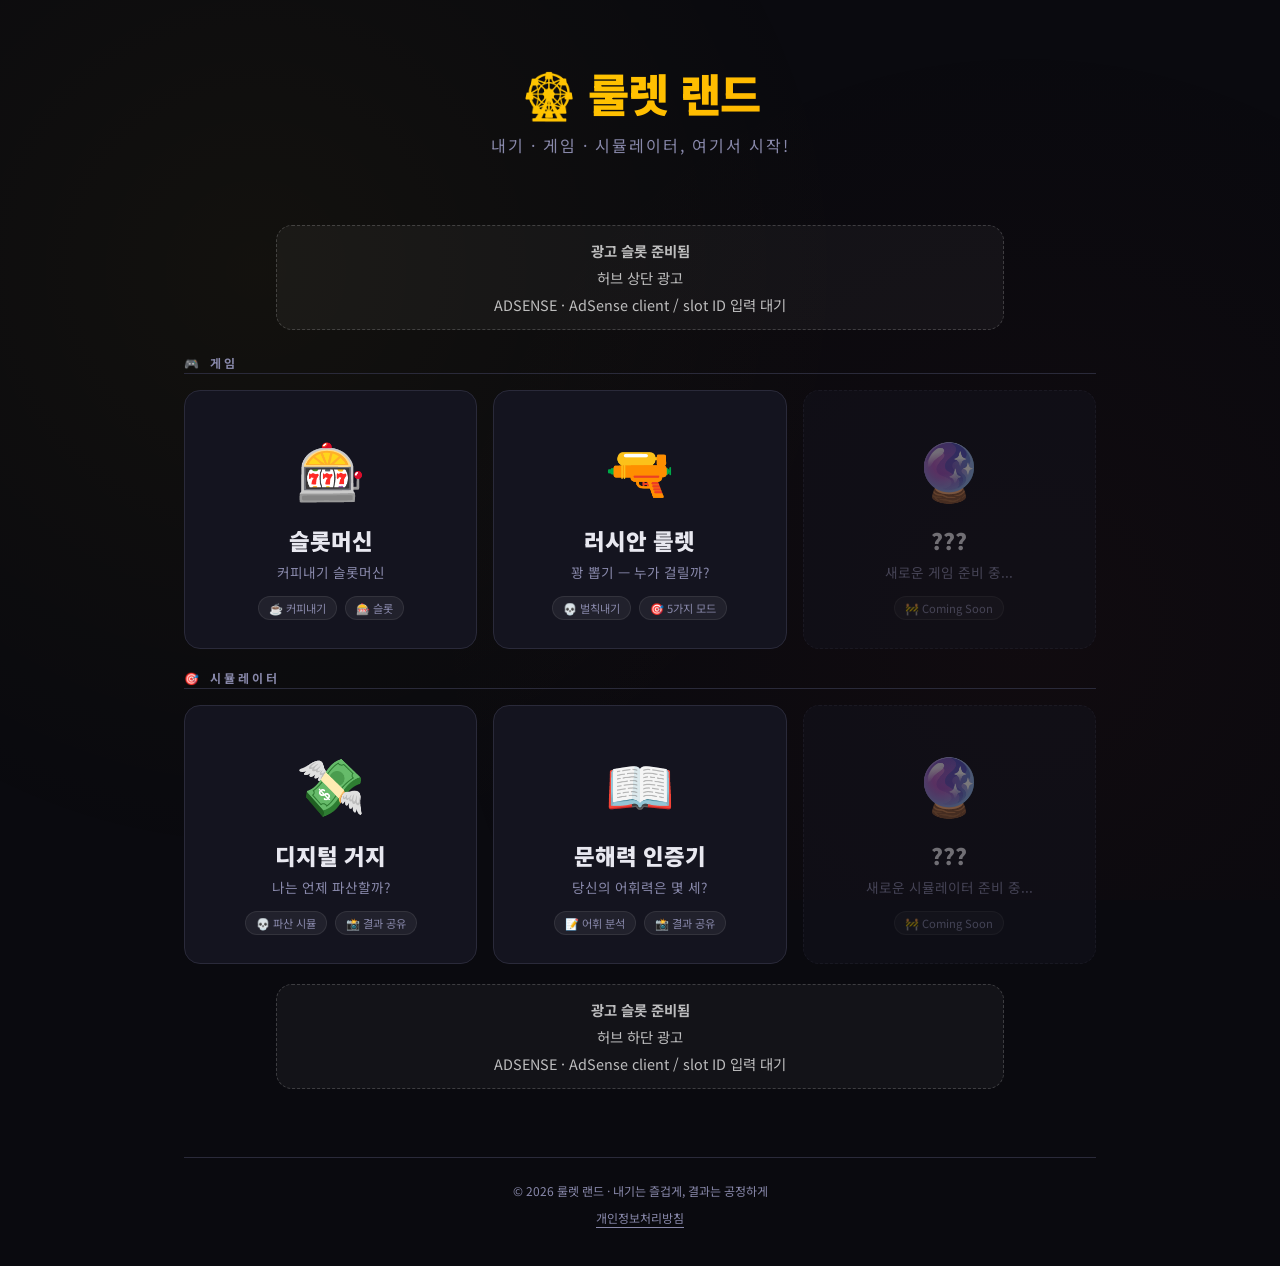
<file: index.html>
<!DOCTYPE html>
<html lang="ko">
<head>
  <!-- Google tag (gtag.js) -->
<script async src="https://www.googletagmanager.com/gtag/js?id=G-CTCK8MW096"></script>
<script>
  window.dataLayer = window.dataLayer || [];
  function gtag(){dataLayer.push(arguments);}
  gtag('js', new Date());

  gtag('config', 'G-CTCK8MW096');
</script>
  <meta charset="UTF-8">
  <meta name="viewport" content="width=device-width, initial-scale=1.0">
  <meta name="google-site-verification" content="536zmVelm1u93Xi9KcIdQ15D8KtPaO9J2H7pkwDQQnc">
  <meta name="naver-site-verification" content="REPLACE_WITH_NAVER_SITE_VERIFICATION">
  <title>룰렛 랜드 | 커피내기 룰렛, 벌칙 룰렛, 꽝 뽑기, 랜덤 추첨 웹게임</title>
  <meta name="description" content="룰렛 랜드는 커피내기 슬롯머신과 러시안 룰렛 꽝 뽑기를 제공하는 무료 웹게임 모음입니다. 브라우저에서 바로 실행할 수 있습니다.">
  <meta name="keywords" content="룰렛 랜드, 커피내기, 벌칙 룰렛, 꽝 뽑기, 랜덤 추첨, 슬롯머신 게임, 러시안 룰렛 게임, 웹게임">
  <meta name="robots" content="index,follow,max-image-preview:large,max-snippet:-1,max-video-preview:-1">
  <meta name="theme-color" content="#0a0a0f">
  <meta name="application-name" content="룰렛 랜드">
  <meta name="format-detection" content="telephone=no">
  <meta http-equiv="refresh" content="0; url=hub/index.html">
  <link rel="canonical" href="hub/index.html">
  <meta property="og:type" content="website">
  <meta property="og:locale" content="ko_KR">
  <meta property="og:site_name" content="오늘의 내기 - 3초 만에 끝내는 룰렛 랜드">
  <meta property="og:title" content="룰렛 랜드 | 커피내기 룰렛, 벌칙 룰렛, 꽝 뽑기, 랜덤 추첨 웹게임">
  <meta property="og:description" content="룰렛 랜드는 커피내기 슬롯머신과 러시안 룰렛 꽝 뽑기를 제공하는 무료 웹게임 모음입니다.">
  <meta property="og:url" content="hub/index.html">
  <meta property="og:image" content="shared/assets/og-default.svg">
  <meta name="twitter:card" content="summary_large_image">
  <meta name="twitter:title" content="룰렛 랜드 | 커피내기 룰렛, 벌칙 룰렛, 꽝 뽑기, 랜덤 추첨 웹게임">
  <meta name="twitter:description" content="룰렛 랜드는 커피내기 슬롯머신과 러시안 룰렛 꽝 뽑기를 제공하는 무료 웹게임 모음입니다.">
  <meta name="twitter:url" content="hub/index.html">
  <meta name="twitter:image" content="shared/assets/og-default.svg">
  <script>
    window.location.replace("hub/index.html");
  </script>
</head>
<body>
  <p>메인 페이지로 이동 중입니다. 자동으로 이동하지 않으면 <a href="hub/index.html">허브</a>를 눌러주세요.</p>
  <p><a href="coffee/src/index.html">슬롯머신</a> · <a href="russian-roulette/src/index.html">러시안 룰렛</a> · <a href="advertisement/privacy-policy.html">개인정보처리방침</a></p>
</body>
</html>
</file>
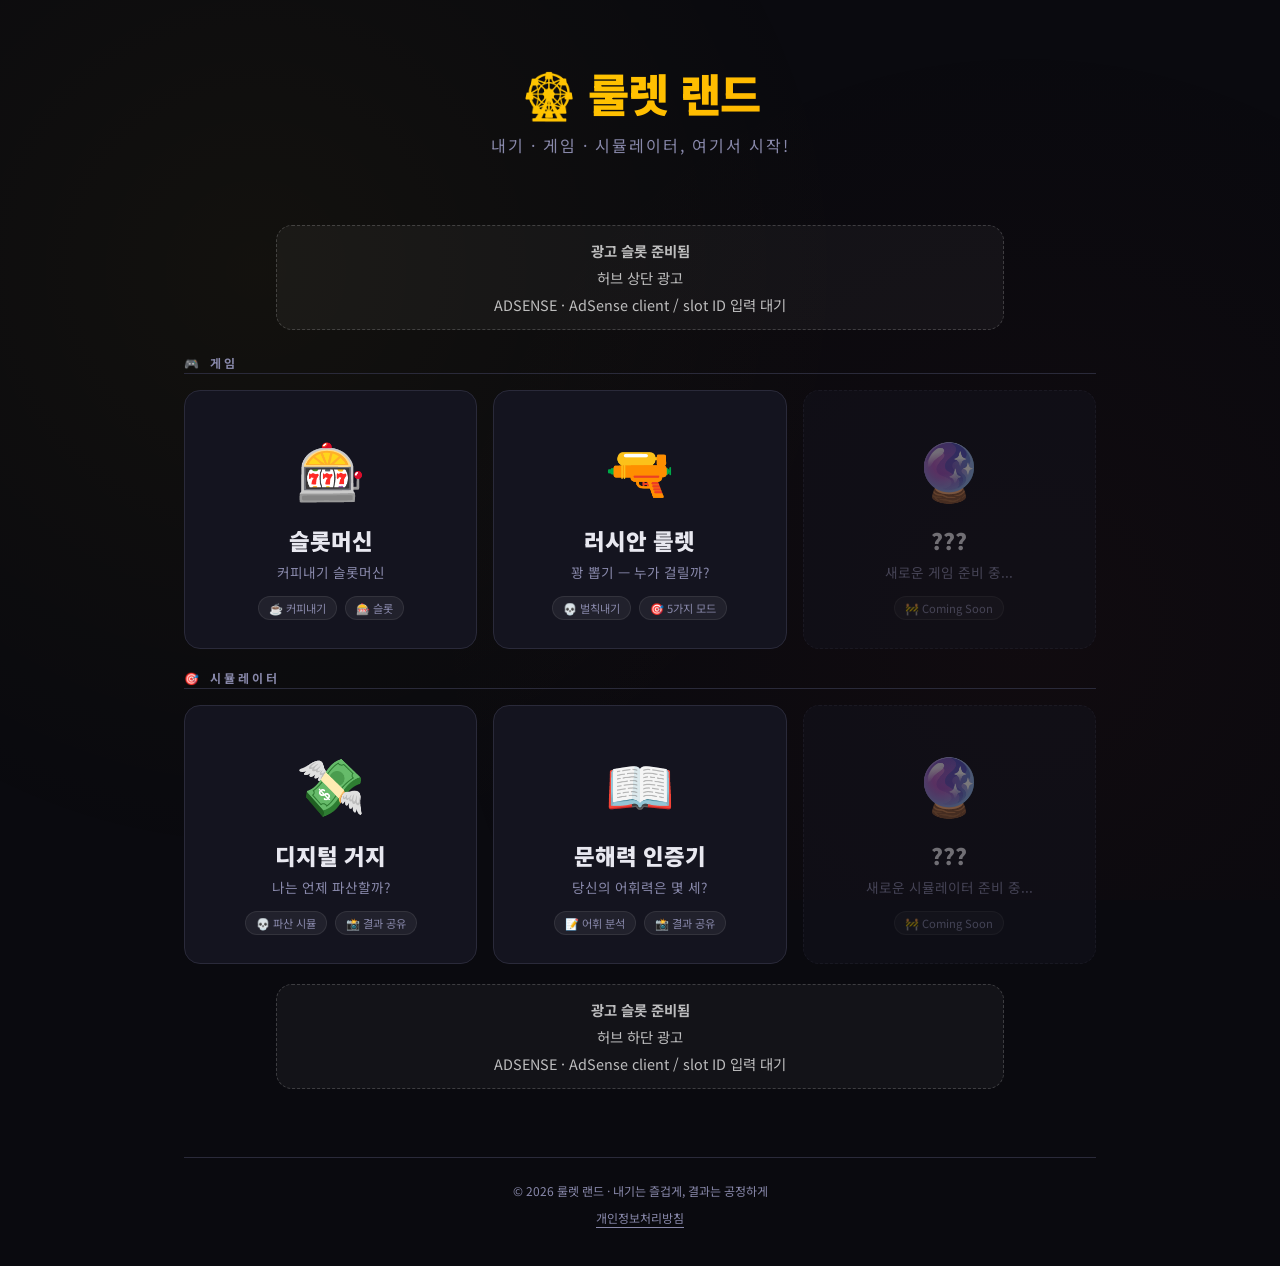
<file: hub/index.html>
<!DOCTYPE html>
<html lang="ko" data-page-key="hub" data-page-path="hub/index.html" data-og-image="shared/assets/og-default.svg">
<head>
  <meta name="google-site-verification" content="536zmVelm1u93Xi9KcIdQ15D8KtPaO9J2H7pkwDQQnc" />
  <meta name="naver-site-verification" content="e3ce48be4c1b80a1197145dece0535d155a1564d" />
  <meta charset="UTF-8">
  <meta name="viewport" content="width=device-width, initial-scale=1.0">
  <meta name="google-adsense-account" content="ca-pub-4002549472519807">
  <!-- Global site tag (gtag.js) - Google Analytics -->
<!-- Google tag (gtag.js) -->
<script async src="https://www.googletagmanager.com/gtag/js?id=G-CTCK8MW096"></script>
<script>
  window.dataLayer = window.dataLayer || [];
  function gtag(){dataLayer.push(arguments);}
  gtag('js', new Date());

  gtag('config', 'G-CTCK8MW096');
</script>
  <title>룰렛 랜드 | 커피내기 룰렛, 벌칙 룰렛, 꽝 뽑기, 시뮬레이터 웹게임</title>
  <meta name="description" content="룰렛 랜드는 커피내기, 벌칙 정하기, 바이럴 시뮬레이터를 브라우저에서 바로 즐길 수 있는 무료 웹게임·시뮬레이터 모음입니다. 슬롯머신, 러시안 룰렛, 디지털 거지 시뮬레이터를 모바일과 PC에서 바로 플레이하세요.">
  <meta name="keywords" content="커피내기, 커피내기 게임, 벌칙 룰렛, 꽝 뽑기, 랜덤 추첨, 문해력 테스트, 어휘력 테스트, 디지털 거지, 파산 시뮬레이터, 웹게임, 미니게임, 슬롯머신 게임, 러시안 룰렛 게임, 벌칙 정하기">
  <meta name="robots" content="index,follow,max-image-preview:large,max-snippet:-1,max-video-preview:-1">
  <meta name="theme-color" content="#0a0a0f">
  <meta name="application-name" content="룰렛 랜드">
  <meta name="format-detection" content="telephone=no">
  <link rel="canonical" href="./index.html">
  <meta property="og:type" content="website">
  <meta property="og:locale" content="ko_KR">
  <meta property="og:site_name" content="룰렛 랜드">
  <meta property="og:title" content="룰렛 랜드 | 커피내기 룰렛, 벌칙 룰렛, 시뮬레이터 웹게임">
  <meta property="og:description" content="커피내기 슬롯머신, 러시안 룰렛, 디지털 거지 시뮬레이터까지 — 무료 랜덤 내기 웹게임·시뮬레이터 모음입니다.">
  <meta property="og:url" content="./index.html">
  <meta property="og:image" content="../shared/assets/og-default.svg">
  <meta name="twitter:card" content="summary_large_image">
  <meta name="twitter:title" content="룰렛 랜드 | 커피내기 룰렛, 벌칙 룰렛, 시뮬레이터 웹게임">
  <meta name="twitter:description" content="커피내기 슬롯머신, 러시안 룰렛, 디지털 거지 시뮬레이터까지 — 무료 랜덤 내기 웹게임·시뮬레이터 모음입니다.">
  <meta name="twitter:url" content="./index.html">
  <meta name="twitter:image" content="../shared/assets/og-default.svg">
  <link rel="preconnect" href="https://fonts.googleapis.com">
  <link rel="preconnect" href="https://fonts.gstatic.com" crossorigin>
  <link href="https://fonts.googleapis.com/css2?family=Noto+Sans+KR:wght@400;700;900&display=swap" rel="stylesheet">
  <link rel="stylesheet" href="../advertisement/styles/integrations.css">
  <link rel="stylesheet" href="styles/hub.css">
  <script src="../advertisement/scripts/site-config.js"></script>
  <script src="../advertisement/scripts/site-integrations.js"></script>
</head>
<body>
  <div class="hub">
    <header class="hub-header">
      <h1 class="hub-title">🎡 룰렛 랜드</h1>
      <p class="hub-subtitle">내기 · 게임 · 시뮬레이터, 여기서 시작!</p>
    </header>

    <div class="ad-slot ad-slot--banner" data-ad-key="hub_top" data-ad-label="허브 상단 광고"></div>

    <main class="game-grid">
      <!-- ── 게임 행 레이블 ── -->
      <div class="row-label"><span>🎮</span> 게임</div>

      <!-- 커피 슬롯머신 -->
      <a href="../coffee/src/index.html" class="game-card card-coffee" data-game-name="coffee-slot">
        <div class="card-glow"></div>
        <div class="card-icon">🎰</div>
        <div class="card-body">
          <h2 class="card-title">슬롯머신</h2>
          <p class="card-desc">커피내기 슬롯머신</p>
          <ul class="card-tags">
            <li>☕ 커피내기</li>
            <li>🎰 슬롯</li>
          </ul>
        </div>
        <span class="card-arrow">→</span>
      </a>

      <!-- 러시안 룰렛 -->
      <a href="../russian-roulette/src/index.html" class="game-card card-roulette" data-game-name="russian-roulette">
        <div class="card-glow"></div>
        <div class="card-icon">🔫</div>
        <div class="card-body">
          <h2 class="card-title">러시안 룰렛</h2>
          <p class="card-desc">꽝 뽑기 — 누가 걸릴까?</p>
          <ul class="card-tags">
            <li>💀 벌칙내기</li>
            <li>🎯 5가지 모드</li>
          </ul>
        </div>
        <span class="card-arrow">→</span>
      </a>

      <!-- 게임 준비 중 -->
      <div class="game-card card-coming">
        <div class="card-icon">🔮</div>
        <div class="card-body">
          <h2 class="card-title">???</h2>
          <p class="card-desc">새로운 게임 준비 중...</p>
          <ul class="card-tags">
            <li>🚧 Coming Soon</li>
          </ul>
        </div>
      </div>

      <!-- ── 시뮬레이터 행 레이블 ── -->
      <div class="row-label"><span>🎯</span> 시뮬레이터</div>

      <!-- 디지털 거지 시뮬레이터 -->
      <a href="../poor/src/index.html" class="game-card card-poor" data-game-name="digital-poor">
        <div class="card-glow"></div>
        <div class="card-icon">💸</div>
        <div class="card-body">
          <h2 class="card-title">디지털 거지</h2>
          <p class="card-desc">나는 언제 파산할까?</p>
          <ul class="card-tags">
            <li>💀 파산 시뮬</li>
            <li>📸 결과 공유</li>
          </ul>
        </div>
        <span class="card-arrow">→</span>
      </a>

      <!-- 문해력 바닥 인증기 -->
      <a href="../voca/src/index.html" class="game-card card-voca" data-game-name="vocab-test">
        <div class="card-glow"></div>
        <div class="card-icon">📖</div>
        <div class="card-body">
          <h2 class="card-title">문해력 인증기</h2>
          <p class="card-desc">당신의 어휘력은 몇 세?</p>
          <ul class="card-tags">
            <li>📝 어휘 분석</li>
            <li>📸 결과 공유</li>
          </ul>
        </div>
        <span class="card-arrow">→</span>
      </a>

      <!-- 시뮬레이터 준비 중 -->
      <div class="game-card card-coming">
        <div class="card-icon">🔮</div>
        <div class="card-body">
          <h2 class="card-title">???</h2>
          <p class="card-desc">새로운 시뮬레이터 준비 중...</p>
          <ul class="card-tags">
            <li>🚧 Coming Soon</li>
          </ul>
        </div>
      </div>
    </main>

    <div class="ad-slot ad-slot--banner" data-ad-key="hub_bottom" data-ad-label="허브 하단 광고"></div>

    <footer class="hub-footer">
      <p>© 2026 룰렛 랜드 · 내기는 즐겁게, 결과는 공정하게</p>
      <p class="hub-legal-links"><a href="../advertisement/privacy-policy.html">개인정보처리방침</a></p>
    </footer>
  </div>

  <script>
    document.querySelectorAll('[data-game-name]').forEach(card => {
      card.addEventListener('click', () => {
        if (window.SiteIntegrations) {
          window.SiteIntegrations.track('select_game', {
            game_name: card.dataset.gameName,
          });
        }
      });
    });
  </script>
</body>
</html>
</file>
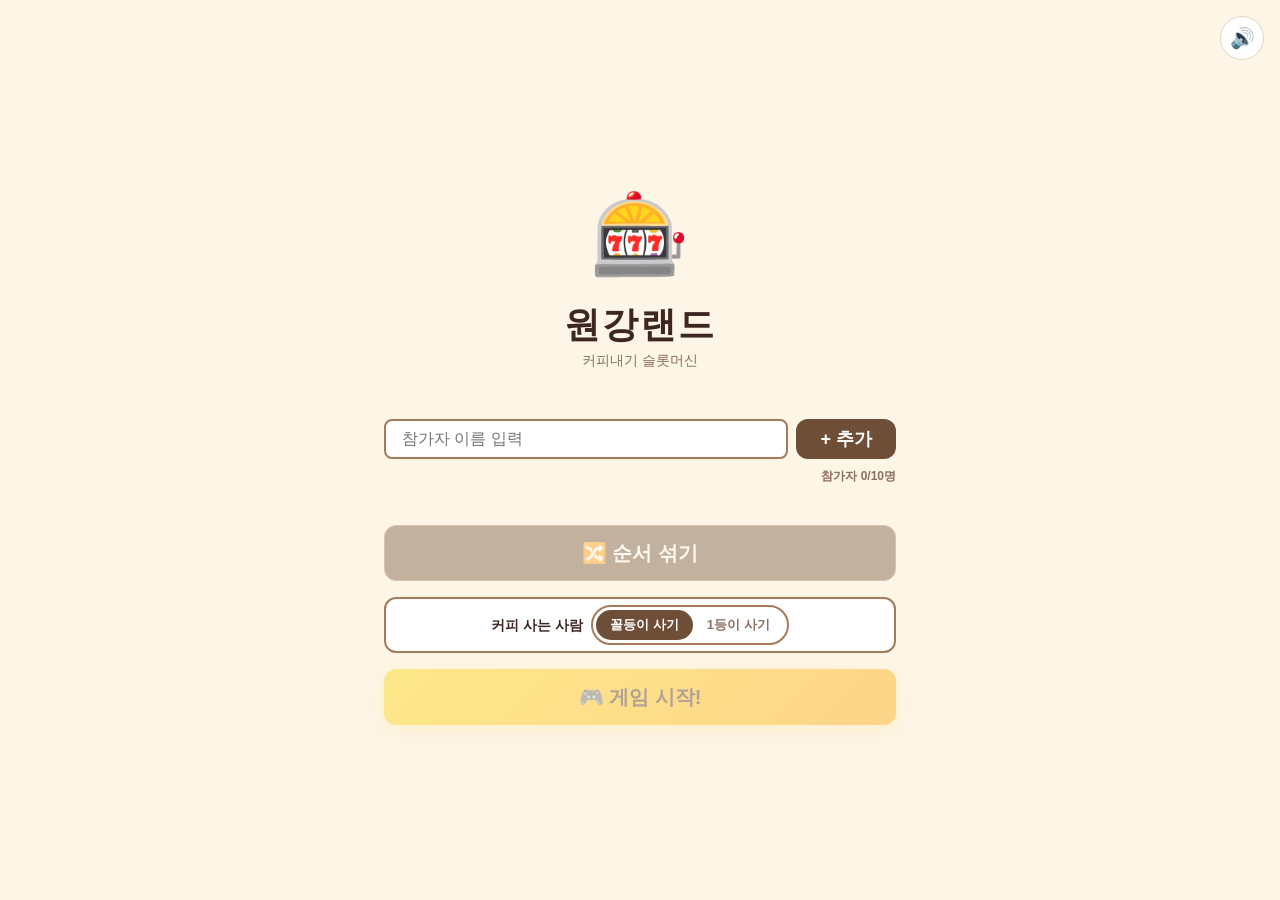
<file: src/index.html>
<!DOCTYPE html>
<html lang="ko">
<head>
  <meta charset="UTF-8">
  <meta name="viewport" content="width=device-width, initial-scale=1.0">
  <meta http-equiv="Content-Security-Policy" content="default-src 'self'; script-src 'self' 'unsafe-inline'; style-src 'self' 'unsafe-inline';">
  <meta name="description" content="원강랜드 — 커피내기를 재미있게 결정하는 슬롯머신 게임">
  <meta name="theme-color" content="#6F4E37">
  <title>원강랜드 — 커피내기 슬롯머신</title>
  <link rel="stylesheet" href="styles/main.css">
  <link rel="stylesheet" href="styles/slot-machine.css">
  <link rel="stylesheet" href="styles/animations.css">
</head>
<body>
  <div id="app" role="main">
    <!-- ===== 시작 화면 ===== -->
    <section id="start-screen" class="screen active" aria-label="게임 설정">
      <div class="container">
        <header class="title-area">
          <div class="logo" aria-hidden="true">🎰</div>
          <h1>원강랜드</h1>
          <p class="subtitle">커피내기 슬롯머신</p>
        </header>

        <div class="player-input-area">
          <div class="input-group">
            <input
              type="text"
              id="player-name-input"
              placeholder="참가자 이름 입력"
              maxlength="20"
              autocomplete="off"
              aria-label="참가자 이름"
            >
            <button id="add-player-btn" class="btn btn-secondary" aria-label="참가자 추가">+ 추가</button>
          </div>
          <p id="player-count" class="player-count">참가자 0/10명</p>
          <ul id="player-list" class="player-list" aria-label="참가자 목록"></ul>
        </div>

        <div class="action-area">
          <button id="shuffle-btn" class="btn btn-ghost" disabled>🔀 순서 섞기</button>
          <div class="toggle-row">
            <span class="toggle-label">커피 사는 사람</span>
            <button id="rule-toggle-btn" class="toggle-btn" data-rule="last">
              <span class="toggle-option active">꼴등이 사기</span>
              <span class="toggle-option">1등이 사기</span>
            </button>
          </div>
          <button id="start-game-btn" class="btn btn-primary" disabled>🎮 게임 시작!</button>
        </div>
      </div>
    </section>

    <!-- ===== 게임 화면 ===== -->
    <section id="game-screen" class="screen" aria-label="게임 진행">
      <div class="container">
        <div class="game-header">
          <span class="round-info">라운드 1</span>
          <span id="game-mode-badge" class="mode-badge">꼴등이 사기</span>
          <span class="turn-info">차례: <strong id="current-player-name">—</strong> (<span id="turn-progress">0/0</span>)</span>
        </div>

        <div class="score-ref">
          <span class="score-ref-item">☕<small>S +5</small></span>
          <span class="score-ref-item">🫘<small>A +4</small></span>
          <span class="score-ref-item">🍩<small>B +3</small></span>
          <span class="score-ref-item">🥛<small>B +3</small></span>
          <span class="score-ref-item">🧊<small>C +2</small></span>
          <span class="score-ref-item">💧<small>D +1</small></span>
        </div>

        <div class="slot-machine">
          <div class="payline-arrow arrow-left">▶</div>
          <div class="slot-frame">
            <div class="reel" id="reel-0">
              <div class="reel-strip">
                <span class="symbol">🫘</span>
                <span class="symbol">☕</span>
                <span class="symbol">🍩</span>
              </div>
            </div>
            <div class="reel" id="reel-1">
              <div class="reel-strip">
                <span class="symbol">🥛</span>
                <span class="symbol">🧊</span>
                <span class="symbol">💧</span>
              </div>
            </div>
            <div class="reel" id="reel-2">
              <div class="reel-strip">
                <span class="symbol">🍩</span>
                <span class="symbol">☕</span>
                <span class="symbol">🫘</span>
              </div>
            </div>
          </div>
          <div class="payline-arrow arrow-right">◀</div>
        </div>

        <button id="spin-btn" class="btn btn-spin" aria-label="슬롯 돌리기">🎰 SPIN!</button>

        <div class="scoreboard" id="scoreboard" aria-label="현재 점수판">
          <h3>현재 스코어</h3>
          <ul id="score-list"></ul>
        </div>
      </div>
    </section>

    <!-- ===== 서든데스 화면 ===== -->
    <section id="sudden-death-screen" class="screen" aria-label="서든데스">
      <div class="container">
        <div class="sudden-death-header">
          <h2>⚡ SUDDEN DEATH ⚡</h2>
          <p class="subtitle">동점 서바이벌!</p>
          <p id="sd-round-badge" class="sd-round-badge">라운드 1</p>
        </div>
        <p id="sd-matchup" class="matchup"></p>

        <div class="slot-machine">
          <div class="payline-arrow arrow-left">▶</div>
          <div class="slot-frame">
            <div class="reel" id="sd-reel-0"><div class="reel-strip"><span class="symbol">❓</span><span class="symbol">❓</span><span class="symbol">❓</span></div></div>
            <div class="reel" id="sd-reel-1"><div class="reel-strip"><span class="symbol">❓</span><span class="symbol">❓</span><span class="symbol">❓</span></div></div>
            <div class="reel" id="sd-reel-2"><div class="reel-strip"><span class="symbol">❓</span><span class="symbol">❓</span><span class="symbol">❓</span></div></div>
          </div>
          <div class="payline-arrow arrow-right">◀</div>
        </div>

        <p id="sd-current-turn" class="turn-info"></p>
        <button id="sd-spin-btn" class="btn btn-spin btn-danger" aria-label="서든데스 스핀">⚡ SPIN!</button>
      </div>
    </section>

    <!-- ===== 결과 화면 ===== -->
    <section id="result-screen" class="screen" aria-label="최종 결과">
      <div class="container">
        <h2 class="result-title">🏆 최종 결과</h2>
        <p id="result-mode-badge" class="mode-badge mode-badge-result">꼴등이 사기</p>
        <ol id="ranking-list" class="ranking-list" aria-label="최종 순위"></ol>

        <div class="loser-announce" id="loser-announce">
          <p class="loser-text">☕ <strong id="loser-name">—</strong>님이<br>커피를 삽니다!</p>
        </div>

        <div class="action-area">
          <button id="restart-btn" class="btn btn-primary">🔄 다시 하기</button>
          <button id="share-btn" class="btn btn-secondary">📤 공유</button>
        </div>
      </div>
    </section>
  </div>

  <!-- 사운드 토글 -->
  <button id="mute-btn" class="mute-toggle" aria-label="사운드 토글">🔊</button>

  <script>
  // ========================================
  //  Constants — 심볼 & 스코어링
  // ========================================

  const SYMBOLS = [
    { id: 'espresso', emoji: '☕', name: '에스프레소', grade: 'S', gradeValue: 5, weight: 5 },
    { id: 'bean',     emoji: '🫘', name: '원두',       grade: 'A', gradeValue: 4, weight: 15 },
    { id: 'donut',    emoji: '🍩', name: '도넛',       grade: 'B', gradeValue: 3, weight: 20 },
    { id: 'milk',     emoji: '🥛', name: '우유',       grade: 'B', gradeValue: 3, weight: 20 },
    { id: 'sugar',    emoji: '🧊', name: '각설탕',     grade: 'C', gradeValue: 2, weight: 20 },
    { id: 'water',    emoji: '💧', name: '물',         grade: 'D', gradeValue: 1, weight: 20 },
  ];

  // 서든데스 비대칭 가중치 — 동률 최소화
  const SD_SYMBOLS = [
    { id: 'espresso', emoji: '☕', name: '에스프레소', grade: 'S', gradeValue: 5, weight: 8 },
    { id: 'bean',     emoji: '🫘', name: '원두',       grade: 'A', gradeValue: 4, weight: 12 },
    { id: 'donut',    emoji: '🍩', name: '도넛',       grade: 'B', gradeValue: 3, weight: 18 },
    { id: 'milk',     emoji: '🥛', name: '우유',       grade: 'B', gradeValue: 3, weight: 22 },
    { id: 'sugar',    emoji: '🧊', name: '각설탕',     grade: 'C', gradeValue: 2, weight: 25 },
    { id: 'water',    emoji: '💧', name: '물',         grade: 'D', gradeValue: 1, weight: 15 },
  ];

  const SCORE_TABLE = {
    JACKPOT: 1000, TRIPLE: 500, DOUBLE_ESPRESSO: 300,
    DOUBLE: 200, SINGLE_ESPRESSO: 150, ALL_DIFFERENT: 100, INSTANT_LOSE: 0,
  };

  const MATCH_LABELS = {
    JACKPOT: '🎉 잭팟! 트리플 에스프레소!', TRIPLE: '✨ 트리플 매치!',
    DOUBLE_ESPRESSO: '☕ 더블 에스프레소!', DOUBLE: '👍 더블 매치!',
    SINGLE_ESPRESSO: '☕ 에스프레소 싱글', ALL_DIFFERENT: '😐 올 디퍼런트',
    INSTANT_LOSE: '💀 트리플 물! 즉시 패배!',
  };

  const MATCH_SHORT = {
    JACKPOT: '잭팟', TRIPLE: '트리플', DOUBLE_ESPRESSO: '더블에쏘',
    DOUBLE: '더블', SINGLE_ESPRESSO: '싱글에쏘', ALL_DIFFERENT: '올디프',
    INSTANT_LOSE: '즉패',
  };

  const SUDDEN_DEATH_MAX_ROUNDS = 5;
  const MAX_PLAYERS = 10;
  const MIN_PLAYERS = 2;

  // 애니메이션 타이밍 (ms)
  const TIMING = {
    REEL_1: 800,
    REEL_2: 1400,
    REEL_3: 2400,
    REEL_SLOWDOWN: 400,
    REEL_SETTLE: 200,
    POPUP_DISMISS: 200,
    SD_REEL_1: 700,
    SD_REEL_2: 600,
    SD_REEL_3: 1000,
  };

  const CONFETTI_EMOJIS = ['🎉', '🎊', '✨', '⭐', '💫', '🌟', '🔥', '💥', '🎆', '☕'];

  // ========================================
  //  RNG — crypto 기반 난수
  // ========================================

  function getSecureRandom(max) {
    if (max <= 1) return 0;
    const array = new Uint32Array(1);
    const limit = Math.floor(0xFFFFFFFF / max) * max;
    do { crypto.getRandomValues(array); } while (array[0] >= limit);
    return array[0] % max;
  }

  function weightedSelect(items) {
    let totalWeight = 0;
    for (let i = 0; i < items.length; i++) totalWeight += items[i].weight;
    const random = getSecureRandom(totalWeight);
    let cumulative = 0;
    for (let i = 0; i < items.length; i++) {
      cumulative += items[i].weight;
      if (random < cumulative) return items[i];
    }
    return items[items.length - 1];
  }

  // ========================================
  //  SlotEngine + ScoringEngine
  // ========================================

  function spin() {
    return [weightedSelect(SYMBOLS), weightedSelect(SYMBOLS), weightedSelect(SYMBOLS)];
  }

  function sdSpin() {
    return [weightedSelect(SD_SYMBOLS), weightedSelect(SD_SYMBOLS), weightedSelect(SD_SYMBOLS)];
  }

  function evaluate(symbols) {
    const ids = [symbols[0].id, symbols[1].id, symbols[2].id];
    let matchType;

    if (ids[0] === ids[1] && ids[1] === ids[2]) {
      matchType = ids[0] === 'water' ? 'INSTANT_LOSE' :
                  ids[0] === 'espresso' ? 'JACKPOT' : 'TRIPLE';
    } else {
      const counts = {};
      for (let i = 0; i < ids.length; i++) counts[ids[i]] = (counts[ids[i]] || 0) + 1;
      let doubled = null;
      for (const k in counts) { if (counts[k] === 2) { doubled = k; break; } }

      if (doubled) {
        matchType = doubled === 'espresso' ? 'DOUBLE_ESPRESSO' : 'DOUBLE';
      } else if (ids.indexOf('espresso') >= 0) {
        matchType = 'SINGLE_ESPRESSO';
      } else {
        matchType = 'ALL_DIFFERENT';
      }
    }

    const gradeSum = symbols[0].gradeValue + symbols[1].gradeValue + symbols[2].gradeValue;

    return {
      symbols,
      matchType,
      score: SCORE_TABLE[matchType] + gradeSum,
      gradeSum,
      label: MATCH_LABELS[matchType],
      isJackpot: matchType === 'JACKPOT',
      isInstantLose: matchType === 'INSTANT_LOSE',
    };
  }

  // 순위 정렬 비교 함수 (재사용)
  function rankingCompare(a, b) {
    return (b.result.score - a.result.score) || (b.result.gradeSum - a.result.gradeSum);
  }

  // ========================================
  //  App — 게임 흐름
  // ========================================

  document.addEventListener('DOMContentLoaded', function () {

    const state = {
      players: [],
      playerOrder: [],
      currentIndex: 0,
      results: {},
      isSuddenDeath: false,
      suddenDeathRound: 0,
      suddenDeathPlayers: [],
      sdCurrentIndex: 0,
      isMuted: false,
      buyRule: 'last',
      lastRankings: null,  // 공유 기능용 최종 순위 캐시
    };

    // ── DOM 캐시 ──
    const $ = (sel) => document.querySelector(sel);
    const el = {
      // Start screen
      nameInput: $('#player-name-input'),
      addBtn: $('#add-player-btn'),
      playerList: $('#player-list'),
      playerCount: $('#player-count'),
      shuffleBtn: $('#shuffle-btn'),
      startBtn: $('#start-game-btn'),
      ruleToggleBtn: $('#rule-toggle-btn'),
      // Game screen
      gameBadge: $('#game-mode-badge'),
      playerName: $('#current-player-name'),
      turnProgress: $('#turn-progress'),
      spinBtn: $('#spin-btn'),
      scoreList: $('#score-list'),
      // SD screen
      sdMatchup: $('#sd-matchup'),
      sdTurn: $('#sd-current-turn'),
      sdSpinBtn: $('#sd-spin-btn'),
      sdRoundBadge: $('#sd-round-badge'),
      // Result screen
      resultBadge: $('#result-mode-badge'),
      rankingList: $('#ranking-list'),
      loserAnnounce: $('#loser-announce'),
      loserName: $('#loser-name'),
      // Global
      muteBtn: $('#mute-btn'),
    };

    function showScreen(name) {
      const map = { start: 'start-screen', game: 'game-screen', suddenDeath: 'sudden-death-screen', result: 'result-screen' };
      document.querySelectorAll('.screen').forEach(s => s.classList.remove('active'));
      $('#' + map[name]).classList.add('active');
    }

    // XSS 방지용 HTML 이스케이프 (정적 맵 — DOM 생성 없이)
    const ESCAPE_MAP = { '&': '&amp;', '<': '&lt;', '>': '&gt;', '"': '&quot;', "'": '&#39;' };
    function escapeHTML(str) {
      return String(str).replace(/[&<>"']/g, c => ESCAPE_MAP[c]);
    }

    function shuffleArray(arr) {
      const a = arr.slice();
      for (let i = a.length - 1; i > 0; i--) {
        const j = getSecureRandom(i + 1);
        [a[i], a[j]] = [a[j], a[i]];
      }
      return a;
    }

    function sleep(ms) {
      return new Promise(resolve => setTimeout(resolve, ms));
    }

    function randomEmoji() {
      return SYMBOLS[getSecureRandom(SYMBOLS.length)].emoji;
    }

    // ── 모드 뱃지 업데이트 ──
    function getModeText() {
      return state.buyRule === 'first' ? '🔥 1등이 사기' : '😈 꼴등이 사기';
    }
    function getModeClass(base) {
      return base + (state.buyRule === 'first' ? ' mode-first' : ' mode-last');
    }

    // ── Confetti System ──
    function spawnConfetti(count, duration) {
      for (let i = 0; i < count; i++) {
        setTimeout(() => {
          const el = document.createElement('span');
          el.className = 'confetti';
          el.textContent = CONFETTI_EMOJIS[getSecureRandom(CONFETTI_EMOJIS.length)];
          el.style.left = (Math.random() * 100) + 'vw';
          el.style.animationDuration = (2 + Math.random() * 2) + 's';
          el.style.fontSize = (16 + Math.random() * 20) + 'px';
          document.body.appendChild(el);
          setTimeout(() => el.remove(), 4500);
        }, i * (duration / count));
      }
    }

    // ── Vibration helper ──
    function vibrate(pattern) {
      if (!state.isMuted && navigator.vibrate) {
        try { navigator.vibrate(pattern); } catch (e) { /* 미지원 기기 */ }
      }
    }

    // ── 매치 결과 이펙트 ──
    function playMatchEffects(result) {
      if (result.isJackpot) {
        document.body.classList.add('flash-gold', 'mega-shake');
        spawnConfetti(50, 2000);
        vibrate([100, 50, 100, 50, 200]);
        setTimeout(() => document.body.classList.remove('flash-gold', 'mega-shake'), 1600);
      } else if (result.isInstantLose) {
        document.body.classList.add('flash-red', 'shake');
        vibrate([300, 100, 300]);
        setTimeout(() => document.body.classList.remove('flash-red', 'shake'), 800);
      } else if (result.matchType === 'TRIPLE') {
        document.body.classList.add('flash-gold');
        spawnConfetti(25, 1000);
        vibrate([100, 50, 100]);
        setTimeout(() => document.body.classList.remove('flash-gold'), 1200);
      } else if (result.matchType === 'DOUBLE_ESPRESSO' || result.matchType === 'DOUBLE') {
        spawnConfetti(8, 500);
        vibrate([80]);
      }
    }

    // ========================================
    //  Start Screen
    // ========================================

    function updateStartUI() {
      el.playerList.innerHTML = '';
      state.players.forEach((name, i) => {
        const li = document.createElement('li');
        li.innerHTML =
          '<span class="player-name">👤 ' + escapeHTML(name) + '</span>' +
          '<button class="remove-btn" data-index="' + i + '" aria-label="' + escapeHTML(name) + ' 삭제">✕</button>';
        el.playerList.appendChild(li);
      });
      const count = state.players.length;
      const hasEnough = count >= MIN_PLAYERS;
      el.startBtn.disabled = !hasEnough;
      el.shuffleBtn.disabled = !hasEnough;
      el.playerCount.textContent = '참가자 ' + count + '/' + MAX_PLAYERS + '명';
      el.playerCount.classList.toggle('count-full', count >= MAX_PLAYERS);
      el.playerCount.classList.toggle('count-ready', hasEnough && count < MAX_PLAYERS);
    }

    function addPlayer() {
      const name = el.nameInput.value.trim();
      if (!name || name.length > 20) return;
      if (state.players.length >= MAX_PLAYERS) {
        el.playerCount.classList.add('count-shake');
        setTimeout(() => el.playerCount.classList.remove('count-shake'), 600);
        return;
      }
      let finalName = name;
      let count = 1;
      while (state.players.indexOf(finalName) >= 0) { count++; finalName = name + count; }
      state.players.push(finalName);
      el.nameInput.value = '';
      el.nameInput.focus();
      updateStartUI();
    }

    el.addBtn.addEventListener('click', addPlayer);
    el.nameInput.addEventListener('keydown', e => { if (e.key === 'Enter') addPlayer(); });

    el.playerList.addEventListener('click', e => {
      const btn = e.target.closest('.remove-btn');
      if (!btn) return;
      state.players.splice(parseInt(btn.dataset.index, 10), 1);
      updateStartUI();
    });

    el.shuffleBtn.addEventListener('click', () => {
      state.players = shuffleArray(state.players);
      updateStartUI();
    });

    // ── Rule toggle ──
    el.ruleToggleBtn.addEventListener('click', () => {
      const opts = el.ruleToggleBtn.querySelectorAll('.toggle-option');
      if (state.buyRule === 'last') {
        state.buyRule = 'first';
        el.ruleToggleBtn.dataset.rule = 'first';
        opts[0].classList.remove('active');
        opts[1].classList.add('active');
      } else {
        state.buyRule = 'last';
        el.ruleToggleBtn.dataset.rule = 'last';
        opts[1].classList.remove('active');
        opts[0].classList.add('active');
      }
    });

    // ========================================
    //  Game Screen
    // ========================================

    el.startBtn.addEventListener('click', () => {
      state.playerOrder = state.players.map((_, i) => i);
      state.currentIndex = 0;
      state.results = {};
      state.isSuddenDeath = false;
      state.lastRankings = null;
      startGameRound();
    });

    function startGameRound() {
      showScreen('game');
      el.gameBadge.textContent = getModeText();
      el.gameBadge.className = getModeClass('mode-badge');
      updateGameUI();
      renderScoreboard();
      el.spinBtn.disabled = false;
    }

    function threeSymbolsHTML(centerEmoji) {
      return '<span class="symbol">' + randomEmoji() + '</span>' +
             '<span class="symbol">' + centerEmoji + '</span>' +
             '<span class="symbol">' + randomEmoji() + '</span>';
    }

    function updateGameUI() {
      const idx = state.playerOrder[state.currentIndex];
      el.playerName.textContent = state.players[idx];
      el.turnProgress.textContent = (state.currentIndex + 1) + '/' + state.playerOrder.length;
      [0, 1, 2].forEach(i => {
        const reel = $('#reel-' + i);
        reel.classList.remove('spinning', 'reel-stopped', 'matched');
        reel.querySelector('.reel-strip').innerHTML = threeSymbolsHTML(randomEmoji());
      });
    }

    function renderScoreboard() {
      el.scoreList.innerHTML = '';
      state.playerOrder.forEach((pIdx, orderIdx) => {
        const result = state.results[pIdx];
        const li = document.createElement('li');
        if (orderIdx === state.currentIndex && !result) li.classList.add('current-turn');
        if (result) li.classList.add('has-result');

        const matchLabel = result ? '<span class="score-match">' + escapeHTML(MATCH_SHORT[result.matchType]) + '</span>' : '';
        li.innerHTML =
          '<span class="score-player-name">' + escapeHTML(state.players[pIdx]) + '</span>' +
          '<span class="score-detail">' + matchLabel +
          '<span class="score-value">' + (result ? result.score + '점' : '대기중') + '</span></span>';
        el.scoreList.appendChild(li);
      });
    }

    // ========================================
    //  Reel Animation (공용)
    // ========================================

    async function animateReels(symbols, prefix, timings) {
      const t = timings || { r1: TIMING.REEL_1, r2: TIMING.REEL_2, r3: TIMING.REEL_3 };

      // 릴 스피닝 시작
      [0, 1, 2].forEach(i => {
        const strip = $('#' + prefix + i + ' .reel-strip');
        let html = '';
        for (let j = 0; j < 24; j++) html += '<span class="symbol">' + randomEmoji() + '</span>';
        strip.innerHTML = html;
        $('#' + prefix + i).classList.add('spinning');
        $('#' + prefix + i).style.animationDuration = '';
      });

      // 릴 순차 정지
      const delays = [t.r1, t.r2, t.r3];
      for (let i = 0; i < 3; i++) {
        const waitTime = (i === 0) ? delays[0] : (delays[i] - delays[i - 1]);

        // 마지막 릴 — 슬로우다운 연출
        if (i === 2) {
          await sleep(waitTime - TIMING.REEL_SLOWDOWN);
          const lastStrip = $('#' + prefix + '2 .reel-strip');
          lastStrip.style.animationDuration = '0.4s';
          await sleep(TIMING.REEL_SLOWDOWN);
        } else {
          await sleep(waitTime);
        }

        const reel = $('#' + prefix + i);
        reel.classList.remove('spinning');
        reel.classList.add('reel-stopped');
        reel.querySelector('.reel-strip').style.animationDuration = '';
        reel.querySelector('.reel-strip').innerHTML =
          '<span class="symbol">' + randomEmoji() + '</span>' +
          '<span class="symbol result">' + symbols[i].emoji + '</span>' +
          '<span class="symbol">' + randomEmoji() + '</span>';

        vibrate([30]);

        // 니어미스 감지 (2번째 릴 정지 후)
        if (i === 1 && symbols[0].id === symbols[1].id) {
          reel.closest('.slot-frame').classList.add('tension');
          vibrate([50, 30, 50, 30, 50]);
        }
      }

      // 텐션 제거
      document.querySelectorAll('.slot-frame.tension').forEach(f => f.classList.remove('tension'));

      // 트리플 매치 하이라이트
      if (symbols[0].id === symbols[1].id && symbols[1].id === symbols[2].id) {
        [0, 1, 2].forEach(i => $('#' + prefix + i).classList.add('matched'));
      }

      await sleep(TIMING.REEL_SETTLE);
    }

    // ========================================
    //  Result Popup (스핀 결과 팝업)
    // ========================================

    async function showResultPopup(symbols, result) {
      const overlay = document.createElement('div');
      overlay.className = 'result-popup';

      // 등급별 테마
      let tier = 'normal';
      if (result.isJackpot) tier = 'jackpot';
      else if (result.matchType === 'TRIPLE') tier = 'triple';
      else if (result.isInstantLose) tier = 'lose';
      else if (result.matchType === 'DOUBLE_ESPRESSO') tier = 'great';

      const inner = document.createElement('div');
      inner.className = 'popup-card popup-tier-' + tier;

      // 이모지 행
      let emojiRow = '<div class="popup-emojis">';
      symbols.forEach((s, idx) => {
        emojiRow += '<span class="popup-emoji" style="animation-delay:' + (idx * 0.2) + 's">' + s.emoji + '</span>';
      });
      emojiRow += '</div>';

      // 라벨
      const labelHTML = '<div class="popup-label">' + escapeHTML(result.label) + '</div>';

      // 점수
      const scoreHTML = '<div class="popup-score' + (tier === 'jackpot' ? ' popup-score-rainbow' : '') +
        (tier === 'lose' ? ' popup-score-lose' : '') + '">' + result.score + '점</div>';

      // 니어미스 텍스트
      let extraText = '';
      if (symbols[0].id === symbols[1].id && symbols[1].id !== symbols[2].id) {
        extraText = '<div class="popup-extra">아깝다...! 🫣</div>';
      } else if (symbols[1].id === symbols[2].id && symbols[0].id !== symbols[1].id) {
        extraText = '<div class="popup-extra">아슬아슬...! 😱</div>';
      }

      const tapHint = '<div class="popup-tap">탭하여 계속</div>';

      inner.innerHTML = emojiRow + labelHTML + scoreHTML + extraText + tapHint;
      overlay.appendChild(inner);
      document.body.appendChild(overlay);

      return new Promise(resolve => {
        overlay.addEventListener('click', () => {
          overlay.classList.add('popup-dismiss');
          setTimeout(() => { overlay.remove(); resolve(); }, TIMING.POPUP_DISMISS);
        }, { once: true });
      });
    }

    // ========================================
    //  Spin Handler (본게임)
    // ========================================

    el.spinBtn.addEventListener('click', async () => {
      el.spinBtn.disabled = true;
      const symbols = spin();
      const result = evaluate(symbols);
      const idx = state.playerOrder[state.currentIndex];

      document.querySelectorAll('.slot-frame').forEach(f => f.classList.add('tension'));
      vibrate([50]);
      await animateReels(symbols, 'reel-');
      document.querySelectorAll('.slot-frame').forEach(f => f.classList.remove('tension'));

      state.results[idx] = result;
      renderScoreboard();
      playMatchEffects(result);
      await showResultPopup(symbols, result);

      state.currentIndex++;
      if (state.currentIndex < state.playerOrder.length) {
        updateGameUI();
        el.spinBtn.disabled = false;
      } else {
        finishRound();
      }
    });

    // ========================================
    //  Round Finish
    // ========================================

    function finishRound() {
      const rankings = state.playerOrder.map(pIdx => ({
        playerIndex: pIdx, name: state.players[pIdx], result: state.results[pIdx]
      }));
      rankings.sort(rankingCompare);

      // 즉시 패배 (트리플 물)
      const instantLosers = rankings.filter(r => r.result.isInstantLose);
      if (instantLosers.length > 0) {
        showResult(rankings, instantLosers.map(l => l.name));
        return;
      }

      // 패자/승자 결정
      let buyers;
      if (state.buyRule === 'first') {
        const maxScore = rankings[0].result.score;
        buyers = rankings.filter(r => r.result.score === maxScore);
      } else {
        const minScore = rankings[rankings.length - 1].result.score;
        buyers = rankings.filter(r => r.result.score === minScore);
      }

      if (buyers.length > 1) startSuddenDeath(buyers);
      else showResult(rankings, [buyers[0].name]);
    }

    // ========================================
    //  Sudden Death
    // ========================================

    function startSuddenDeath(tiedPlayers) {
      state.isSuddenDeath = true;
      state.suddenDeathRound = 1;
      state.suddenDeathPlayers = tiedPlayers.map(p => ({
        playerIndex: p.playerIndex, name: p.name, result: p.result, sdResult: null
      }));
      showScreen('suddenDeath');
      renderSuddenDeath();
    }

    function renderSuddenDeath() {
      const names = state.suddenDeathPlayers.map(p => p.name);
      el.sdMatchup.textContent = names.join(' vs ');
      el.sdTurn.textContent = '차례: ' + names[0];
      el.sdRoundBadge.textContent = '서든데스 ' + state.suddenDeathRound + '라운드';
      state.sdCurrentIndex = 0;
      [0, 1, 2].forEach(i => {
        const reel = $('#sd-reel-' + i);
        reel.classList.remove('spinning', 'reel-stopped', 'matched');
        reel.querySelector('.reel-strip').innerHTML =
          '<span class="symbol">❓</span><span class="symbol">❓</span><span class="symbol">❓</span>';
      });
      el.sdSpinBtn.disabled = false;
    }

    el.sdSpinBtn.addEventListener('click', async () => {
      el.sdSpinBtn.disabled = true;
      const player = state.suddenDeathPlayers[state.sdCurrentIndex];
      const symbols = sdSpin();
      const result = evaluate(symbols);

      vibrate([50]);
      await animateReels(symbols, 'sd-reel-', {
        r1: TIMING.SD_REEL_1,
        r2: TIMING.SD_REEL_1 + TIMING.SD_REEL_2,
        r3: TIMING.SD_REEL_1 + TIMING.SD_REEL_2 + TIMING.SD_REEL_3
      });

      playMatchEffects(result);
      player.sdResult = result;
      await showResultPopup(symbols, result);

      state.sdCurrentIndex++;
      if (state.sdCurrentIndex < state.suddenDeathPlayers.length) {
        const nextName = state.suddenDeathPlayers[state.sdCurrentIndex].name;
        el.sdTurn.textContent = '차례: ' + nextName;
        [0, 1, 2].forEach(i => {
          const reel = $('#sd-reel-' + i);
          reel.classList.remove('reel-stopped', 'matched');
          reel.querySelector('.reel-strip').innerHTML =
            '<span class="symbol">❓</span><span class="symbol">❓</span><span class="symbol">❓</span>';
        });
        el.sdSpinBtn.disabled = false;
      } else {
        resolveSuddenDeath();
      }
    });

    function resolveSuddenDeath() {
      const players = state.suddenDeathPlayers;

      // SD 결과 매핑 (결과 화면용)
      const sdResultMap = {};
      players.forEach(p => { sdResultMap[p.playerIndex] = p.sdResult; });

      function buildRankings() {
        return state.playerOrder.map(pIdx => ({
          playerIndex: pIdx,
          name: state.players[pIdx],
          result: sdResultMap[pIdx] || state.results[pIdx],
        })).sort(rankingCompare);
      }

      // 트리플 물 즉시 패배 — 규칙 무관
      const instantLosers = players.filter(p => p.sdResult.isInstantLose);
      if (instantLosers.length > 0) {
        showResult(buildRankings(), instantLosers.map(l => l.name));
        return;
      }

      const scores = players.map(p => p.sdResult.score);
      const targetScore = state.buyRule === 'first'
        ? Math.max.apply(null, scores)
        : Math.min.apply(null, scores);
      const losers = players.filter(p => p.sdResult.score === targetScore);

      if (losers.length === 1 || state.suddenDeathRound >= SUDDEN_DEATH_MAX_ROUNDS) {
        showResult(buildRankings(), losers.map(l => l.name));
      } else {
        state.suddenDeathRound++;
        state.suddenDeathPlayers = losers.map(p => ({
          playerIndex: p.playerIndex, name: p.name, result: p.result, sdResult: null
        }));
        renderSuddenDeath();
      }
    }

    // ========================================
    //  Result Screen
    // ========================================

    function showResult(rankings, loserNames) {
      showScreen('result');
      state.lastRankings = rankings;

      // 모드 뱃지
      el.resultBadge.textContent = getModeText();
      el.resultBadge.className = getModeClass('mode-badge mode-badge-result');

      // 순위 리스트
      el.rankingList.innerHTML = '';
      const badges = ['🥇', '🥈', '🥉'];
      const loserSet = new Set(loserNames);

      rankings.forEach((r, i) => {
        const isLoser = loserSet.has(r.name);
        const li = document.createElement('li');
        li.className = 'slide-in' + (isLoser ? ' rank-loser' : '');
        li.style.animationDelay = (i * 0.2) + 's';
        li.innerHTML =
          '<span class="rank-badge">' + (badges[i] || (i + 1) + '위') + '</span>' +
          '<div class="rank-info">' +
            '<div class="rank-name">' + escapeHTML(r.name) + '</div>' +
            '<div class="rank-detail">' +
              '<span class="rank-symbols">' + r.result.symbols.map(s => s.emoji).join('') + '</span>' +
              '<span class="rank-match-type">' + escapeHTML(MATCH_SHORT[r.result.matchType]) + '</span>' +
            '</div>' +
          '</div>' +
          '<span class="rank-score">' + r.result.score + '점</span>';
        el.rankingList.appendChild(li);
      });

      // 패자 발표 연출
      const loserText = loserNames.map(n => escapeHTML(n)).join(', ');
      el.loserName.textContent = loserText;
      el.loserAnnounce.classList.remove('scale-up');
      el.loserAnnounce.style.display = 'none';

      const announceDelay = rankings.length * 200 + 600;
      setTimeout(() => {
        el.loserAnnounce.style.display = '';
        el.loserAnnounce.style.animation = 'loser-slam 0.7s cubic-bezier(0.34, 1.56, 0.64, 1)';
        vibrate([200, 100, 200]);
        spawnConfetti(20, 1000);
        el.loserName.style.animation = 'text-glow-pulse 1.5s ease-in-out infinite';
      }, announceDelay);
    }

    // ========================================
    //  Restart & Share
    // ========================================

    $('#restart-btn').addEventListener('click', () => {
      state.currentIndex = 0;
      state.results = {};
      state.isSuddenDeath = false;
      state.lastRankings = null;
      // 토글 상태 초기화
      state.buyRule = 'last';
      const opts = el.ruleToggleBtn.querySelectorAll('.toggle-option');
      opts[0].classList.add('active');
      opts[1].classList.remove('active');
      el.ruleToggleBtn.dataset.rule = 'last';
      showScreen('start');
    });

    $('#share-btn').addEventListener('click', async () => {
      const rankings = state.lastRankings || state.playerOrder.map(pIdx => ({
        name: state.players[pIdx], result: state.results[pIdx]
      })).sort(rankingCompare);

      const badges = ['🥇', '🥈', '🥉'];
      const modeLabel = state.buyRule === 'first' ? '🔥 1등이 사기' : '😈 꼴등이 사기';
      const lines = rankings.map((r, i) =>
        (badges[i] || (i + 1) + '위') + ' ' + (r.name || '') + ' - ' +
        r.result.symbols.map(s => s.emoji).join('') +
        ' (' + r.result.score + '점 · ' + MATCH_SHORT[r.result.matchType] + ')'
      );
      const loserName = el.loserName.textContent;
      const text = [
        '🎰 원강랜드 커피내기 결과!',
        '모드: ' + modeLabel,
        '━━━━━━━━━━━━━',
      ].concat(lines).concat([
        '━━━━━━━━━━━━━',
        '☕ ' + loserName + '님이 커피를 삽니다!',
      ]).join('\n');

      try {
        if (navigator.share) await navigator.share({ title: '원강랜드', text: text });
        else { await navigator.clipboard.writeText(text); alert('결과가 클립보드에 복사되었습니다!'); }
      } catch (e) { /* 취소 */ }
    });

    // ── Mute ──
    el.muteBtn.addEventListener('click', () => {
      state.isMuted = !state.isMuted;
      el.muteBtn.textContent = state.isMuted ? '🔇' : '🔊';
    });

  }); // end DOMContentLoaded
  </script>
</body>
</html>
</file>
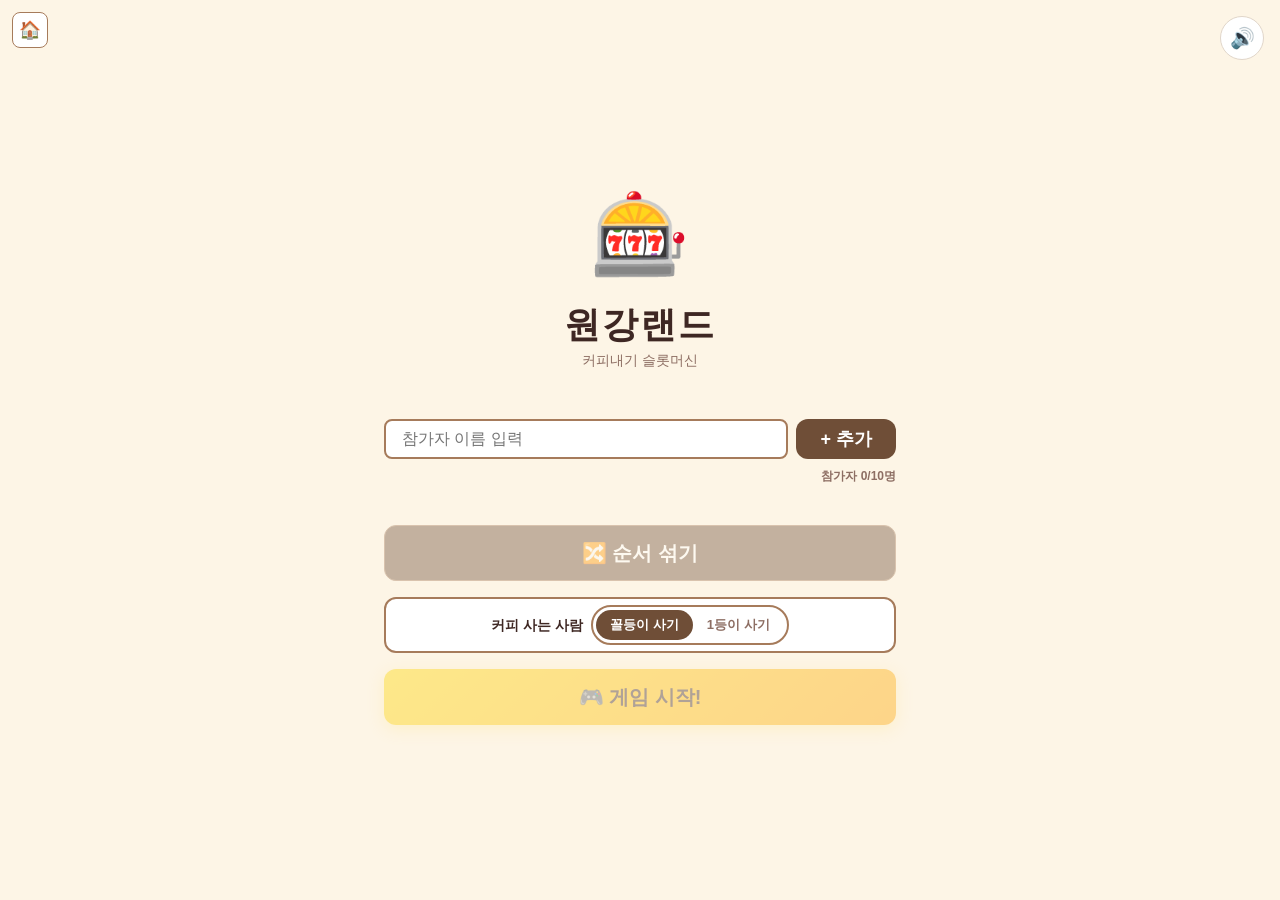
<file: coffee-temp/src/index.html>
<!DOCTYPE html>
<html lang="ko">
<head>
  <meta charset="UTF-8">
  <meta name="viewport" content="width=device-width, initial-scale=1.0">
  <meta http-equiv="Content-Security-Policy" content="default-src 'self'; script-src 'self' 'unsafe-inline'; style-src 'self' 'unsafe-inline';">
  <meta name="description" content="원강랜드 — 커피내기를 재미있게 결정하는 슬롯머신 게임">
  <meta name="theme-color" content="#6F4E37">
  <title>원강랜드 — 커피내기 슬롯머신</title>
  <link rel="stylesheet" href="styles/main.css">
  <link rel="stylesheet" href="styles/slot-machine.css">
  <link rel="stylesheet" href="styles/animations.css">
</head>
<body>
  <!-- ===== 허브 홈 ===== -->
  <a href="../../hub/index.html" class="hub-home-float" title="룰렛 랜드로">🏠</a>
  <div id="app" role="main">
    <!-- ===== 시작 화면 ===== -->
    <section id="start-screen" class="screen active" aria-label="게임 설정">
      <div class="container">
        <header class="title-area">
          <div class="logo" aria-hidden="true">🎰</div>
          <h1>원강랜드</h1>
          <p class="subtitle">커피내기 슬롯머신</p>
        </header>

        <div class="player-input-area">
          <div class="input-group">
            <input
              type="text"
              id="player-name-input"
              placeholder="참가자 이름 입력"
              maxlength="20"
              autocomplete="off"
              aria-label="참가자 이름"
            >
            <button id="add-player-btn" class="btn btn-secondary" aria-label="참가자 추가">+ 추가</button>
          </div>
          <p id="player-count" class="player-count">참가자 0/10명</p>
          <ul id="player-list" class="player-list" aria-label="참가자 목록"></ul>
        </div>

        <div class="action-area">
          <button id="shuffle-btn" class="btn btn-ghost" disabled>🔀 순서 섞기</button>
          <div class="toggle-row">
            <span class="toggle-label">커피 사는 사람</span>
            <button id="rule-toggle-btn" class="toggle-btn" data-rule="last">
              <span class="toggle-option active">꼴등이 사기</span>
              <span class="toggle-option">1등이 사기</span>
            </button>
          </div>
          <button id="start-game-btn" class="btn btn-primary" disabled>🎮 게임 시작!</button>
        </div>
      </div>
    </section>

    <!-- ===== 게임 화면 ===== -->
    <section id="game-screen" class="screen" aria-label="게임 진행">
      <div class="container">
        <div class="game-header">
          <span class="round-info">라운드 1</span>
          <span id="game-mode-badge" class="mode-badge">꼴등이 사기</span>
          <span class="turn-info">차례: <strong id="current-player-name">—</strong> (<span id="turn-progress">0/0</span>)</span>
        </div>

        <div class="score-ref">
          <span class="score-ref-item">☕<small>S +5</small></span>
          <span class="score-ref-item">🫘<small>A +4</small></span>
          <span class="score-ref-item">🍩<small>B +3</small></span>
          <span class="score-ref-item">🥛<small>B +3</small></span>
          <span class="score-ref-item">🧊<small>C +2</small></span>
          <span class="score-ref-item">💧<small>D +1</small></span>
        </div>

        <div class="slot-machine">
          <div class="payline-arrow arrow-left">▶</div>
          <div class="slot-frame">
            <div class="reel" id="reel-0">
              <div class="reel-strip">
                <span class="symbol">🫘</span>
                <span class="symbol">☕</span>
                <span class="symbol">🍩</span>
              </div>
            </div>
            <div class="reel" id="reel-1">
              <div class="reel-strip">
                <span class="symbol">🥛</span>
                <span class="symbol">🧊</span>
                <span class="symbol">💧</span>
              </div>
            </div>
            <div class="reel" id="reel-2">
              <div class="reel-strip">
                <span class="symbol">🍩</span>
                <span class="symbol">☕</span>
                <span class="symbol">🫘</span>
              </div>
            </div>
          </div>
          <div class="payline-arrow arrow-right">◀</div>
        </div>

        <button id="spin-btn" class="btn btn-spin" aria-label="슬롯 돌리기">🎰 SPIN!</button>

        <div class="scoreboard" id="scoreboard" aria-label="현재 점수판">
          <h3>현재 스코어</h3>
          <ul id="score-list"></ul>
        </div>
      </div>
    </section>

    <!-- ===== 서든데스 화면 ===== -->
    <section id="sudden-death-screen" class="screen" aria-label="서든데스">
      <div class="container">
        <div class="sudden-death-header">
          <h2>⚡ SUDDEN DEATH ⚡</h2>
          <p class="subtitle">동점 서바이벌!</p>
          <p id="sd-round-badge" class="sd-round-badge">라운드 1</p>
        </div>
        <p id="sd-matchup" class="matchup"></p>

        <div class="slot-machine">
          <div class="payline-arrow arrow-left">▶</div>
          <div class="slot-frame">
            <div class="reel" id="sd-reel-0"><div class="reel-strip"><span class="symbol">❓</span><span class="symbol">❓</span><span class="symbol">❓</span></div></div>
            <div class="reel" id="sd-reel-1"><div class="reel-strip"><span class="symbol">❓</span><span class="symbol">❓</span><span class="symbol">❓</span></div></div>
            <div class="reel" id="sd-reel-2"><div class="reel-strip"><span class="symbol">❓</span><span class="symbol">❓</span><span class="symbol">❓</span></div></div>
          </div>
          <div class="payline-arrow arrow-right">◀</div>
        </div>

        <p id="sd-current-turn" class="turn-info"></p>
        <button id="sd-spin-btn" class="btn btn-spin btn-danger" aria-label="서든데스 스핀">⚡ SPIN!</button>
      </div>
    </section>

    <!-- ===== 결과 화면 ===== -->
    <section id="result-screen" class="screen" aria-label="최종 결과">
      <div class="container">
        <h2 class="result-title">🏆 최종 결과</h2>
        <p id="result-mode-badge" class="mode-badge mode-badge-result">꼴등이 사기</p>
        <ol id="ranking-list" class="ranking-list" aria-label="최종 순위"></ol>

        <div class="loser-announce" id="loser-announce">
          <p class="loser-text">☕ <strong id="loser-name">—</strong>님이<br>커피를 삽니다!</p>
        </div>

        <div class="action-area">
          <button id="restart-btn" class="btn btn-primary">🔄 다시 하기</button>
          <button id="share-btn" class="btn btn-secondary">📤 공유</button>
        </div>
      </div>
    </section>
  </div>

  <!-- 사운드 토글 -->
  <button id="mute-btn" class="mute-toggle" aria-label="사운드 토글">🔊</button>

  <script>
  // ========================================
  //  Constants — 심볼 & 스코어링
  // ========================================

  const SYMBOLS = [
    { id: 'espresso', emoji: '☕', name: '에스프레소', grade: 'S', gradeValue: 5, weight: 5 },
    { id: 'bean',     emoji: '🫘', name: '원두',       grade: 'A', gradeValue: 4, weight: 15 },
    { id: 'donut',    emoji: '🍩', name: '도넛',       grade: 'B', gradeValue: 3, weight: 20 },
    { id: 'milk',     emoji: '🥛', name: '우유',       grade: 'B', gradeValue: 3, weight: 20 },
    { id: 'sugar',    emoji: '🧊', name: '각설탕',     grade: 'C', gradeValue: 2, weight: 20 },
    { id: 'water',    emoji: '💧', name: '물',         grade: 'D', gradeValue: 1, weight: 20 },
  ];

  // 서든데스 비대칭 가중치 — 동률 최소화
  const SD_SYMBOLS = [
    { id: 'espresso', emoji: '☕', name: '에스프레소', grade: 'S', gradeValue: 5, weight: 8 },
    { id: 'bean',     emoji: '🫘', name: '원두',       grade: 'A', gradeValue: 4, weight: 12 },
    { id: 'donut',    emoji: '🍩', name: '도넛',       grade: 'B', gradeValue: 3, weight: 18 },
    { id: 'milk',     emoji: '🥛', name: '우유',       grade: 'B', gradeValue: 3, weight: 22 },
    { id: 'sugar',    emoji: '🧊', name: '각설탕',     grade: 'C', gradeValue: 2, weight: 25 },
    { id: 'water',    emoji: '💧', name: '물',         grade: 'D', gradeValue: 1, weight: 15 },
  ];

  const SCORE_TABLE = {
    JACKPOT: 1000, TRIPLE: 500, DOUBLE_ESPRESSO: 300,
    DOUBLE: 200, SINGLE_ESPRESSO: 150, ALL_DIFFERENT: 100, INSTANT_LOSE: 0,
  };

  const MATCH_LABELS = {
    JACKPOT: '🎉 잭팟! 트리플 에스프레소!', TRIPLE: '✨ 트리플 매치!',
    DOUBLE_ESPRESSO: '☕ 더블 에스프레소!', DOUBLE: '👍 더블 매치!',
    SINGLE_ESPRESSO: '☕ 에스프레소 싱글', ALL_DIFFERENT: '😐 올 디퍼런트',
    INSTANT_LOSE: '💀 트리플 물! 즉시 패배!',
  };

  const MATCH_SHORT = {
    JACKPOT: '잭팟', TRIPLE: '트리플', DOUBLE_ESPRESSO: '더블에쏘',
    DOUBLE: '더블', SINGLE_ESPRESSO: '싱글에쏘', ALL_DIFFERENT: '올디프',
    INSTANT_LOSE: '즉패',
  };

  const SUDDEN_DEATH_MAX_ROUNDS = 5;
  const MAX_PLAYERS = 10;
  const MIN_PLAYERS = 2;

  // 애니메이션 타이밍 (ms)
  const TIMING = {
    REEL_1: 800,
    REEL_2: 1400,
    REEL_3: 2400,
    REEL_SLOWDOWN: 400,
    REEL_SETTLE: 200,
    POPUP_DISMISS: 200,
    SD_REEL_1: 700,
    SD_REEL_2: 600,
    SD_REEL_3: 1000,
  };

  const CONFETTI_EMOJIS = ['🎉', '🎊', '✨', '⭐', '💫', '🌟', '🔥', '💥', '🎆', '☕'];

  // ========================================
  //  RNG — crypto 기반 난수
  // ========================================

  function getSecureRandom(max) {
    if (max <= 1) return 0;
    const array = new Uint32Array(1);
    const limit = Math.floor(0xFFFFFFFF / max) * max;
    do { crypto.getRandomValues(array); } while (array[0] >= limit);
    return array[0] % max;
  }

  function weightedSelect(items) {
    let totalWeight = 0;
    for (let i = 0; i < items.length; i++) totalWeight += items[i].weight;
    const random = getSecureRandom(totalWeight);
    let cumulative = 0;
    for (let i = 0; i < items.length; i++) {
      cumulative += items[i].weight;
      if (random < cumulative) return items[i];
    }
    return items[items.length - 1];
  }

  // ========================================
  //  SlotEngine + ScoringEngine
  // ========================================

  function spin() {
    return [weightedSelect(SYMBOLS), weightedSelect(SYMBOLS), weightedSelect(SYMBOLS)];
  }

  function sdSpin() {
    return [weightedSelect(SD_SYMBOLS), weightedSelect(SD_SYMBOLS), weightedSelect(SD_SYMBOLS)];
  }

  function evaluate(symbols) {
    const ids = [symbols[0].id, symbols[1].id, symbols[2].id];
    let matchType;

    if (ids[0] === ids[1] && ids[1] === ids[2]) {
      matchType = ids[0] === 'water' ? 'INSTANT_LOSE' :
                  ids[0] === 'espresso' ? 'JACKPOT' : 'TRIPLE';
    } else {
      const counts = {};
      for (let i = 0; i < ids.length; i++) counts[ids[i]] = (counts[ids[i]] || 0) + 1;
      let doubled = null;
      for (const k in counts) { if (counts[k] === 2) { doubled = k; break; } }

      if (doubled) {
        matchType = doubled === 'espresso' ? 'DOUBLE_ESPRESSO' : 'DOUBLE';
      } else if (ids.indexOf('espresso') >= 0) {
        matchType = 'SINGLE_ESPRESSO';
      } else {
        matchType = 'ALL_DIFFERENT';
      }
    }

    const gradeSum = symbols[0].gradeValue + symbols[1].gradeValue + symbols[2].gradeValue;

    return {
      symbols,
      matchType,
      score: SCORE_TABLE[matchType] + gradeSum,
      gradeSum,
      label: MATCH_LABELS[matchType],
      isJackpot: matchType === 'JACKPOT',
      isInstantLose: matchType === 'INSTANT_LOSE',
    };
  }

  // 순위 정렬 비교 함수 (재사용)
  function rankingCompare(a, b) {
    return (b.result.score - a.result.score) || (b.result.gradeSum - a.result.gradeSum);
  }

  // ========================================
  //  App — 게임 흐름
  // ========================================

  document.addEventListener('DOMContentLoaded', function () {

    const state = {
      players: [],
      playerOrder: [],
      currentIndex: 0,
      results: {},
      isSuddenDeath: false,
      suddenDeathRound: 0,
      suddenDeathPlayers: [],
      sdCurrentIndex: 0,
      isMuted: false,
      buyRule: 'last',
      lastRankings: null,  // 공유 기능용 최종 순위 캐시
    };

    // ── DOM 캐시 ──
    const $ = (sel) => document.querySelector(sel);
    const el = {
      // Start screen
      nameInput: $('#player-name-input'),
      addBtn: $('#add-player-btn'),
      playerList: $('#player-list'),
      playerCount: $('#player-count'),
      shuffleBtn: $('#shuffle-btn'),
      startBtn: $('#start-game-btn'),
      ruleToggleBtn: $('#rule-toggle-btn'),
      // Game screen
      gameBadge: $('#game-mode-badge'),
      playerName: $('#current-player-name'),
      turnProgress: $('#turn-progress'),
      spinBtn: $('#spin-btn'),
      scoreList: $('#score-list'),
      // SD screen
      sdMatchup: $('#sd-matchup'),
      sdTurn: $('#sd-current-turn'),
      sdSpinBtn: $('#sd-spin-btn'),
      sdRoundBadge: $('#sd-round-badge'),
      // Result screen
      resultBadge: $('#result-mode-badge'),
      rankingList: $('#ranking-list'),
      loserAnnounce: $('#loser-announce'),
      loserName: $('#loser-name'),
      // Global
      muteBtn: $('#mute-btn'),
    };

    function showScreen(name) {
      const map = { start: 'start-screen', game: 'game-screen', suddenDeath: 'sudden-death-screen', result: 'result-screen' };
      document.querySelectorAll('.screen').forEach(s => s.classList.remove('active'));
      $('#' + map[name]).classList.add('active');
    }

    // XSS 방지용 HTML 이스케이프 (정적 맵 — DOM 생성 없이)
    const ESCAPE_MAP = { '&': '&amp;', '<': '&lt;', '>': '&gt;', '"': '&quot;', "'": '&#39;' };
    function escapeHTML(str) {
      return String(str).replace(/[&<>"']/g, c => ESCAPE_MAP[c]);
    }

    function shuffleArray(arr) {
      const a = arr.slice();
      for (let i = a.length - 1; i > 0; i--) {
        const j = getSecureRandom(i + 1);
        [a[i], a[j]] = [a[j], a[i]];
      }
      return a;
    }

    function sleep(ms) {
      return new Promise(resolve => setTimeout(resolve, ms));
    }

    function randomEmoji() {
      return SYMBOLS[getSecureRandom(SYMBOLS.length)].emoji;
    }

    // ── 모드 뱃지 업데이트 ──
    function getModeText() {
      return state.buyRule === 'first' ? '🔥 1등이 사기' : '😈 꼴등이 사기';
    }
    function getModeClass(base) {
      return base + (state.buyRule === 'first' ? ' mode-first' : ' mode-last');
    }

    // ── Confetti System ──
    function spawnConfetti(count, duration) {
      for (let i = 0; i < count; i++) {
        setTimeout(() => {
          const el = document.createElement('span');
          el.className = 'confetti';
          el.textContent = CONFETTI_EMOJIS[getSecureRandom(CONFETTI_EMOJIS.length)];
          el.style.left = (Math.random() * 100) + 'vw';
          el.style.animationDuration = (2 + Math.random() * 2) + 's';
          el.style.fontSize = (16 + Math.random() * 20) + 'px';
          document.body.appendChild(el);
          setTimeout(() => el.remove(), 4500);
        }, i * (duration / count));
      }
    }

    // ── Vibration helper ──
    function vibrate(pattern) {
      if (!state.isMuted && navigator.vibrate) {
        try { navigator.vibrate(pattern); } catch (e) { /* 미지원 기기 */ }
      }
    }

    // ── 매치 결과 이펙트 ──
    function playMatchEffects(result) {
      if (result.isJackpot) {
        document.body.classList.add('flash-gold', 'mega-shake');
        spawnConfetti(50, 2000);
        vibrate([100, 50, 100, 50, 200]);
        setTimeout(() => document.body.classList.remove('flash-gold', 'mega-shake'), 1600);
      } else if (result.isInstantLose) {
        document.body.classList.add('flash-red', 'shake');
        vibrate([300, 100, 300]);
        setTimeout(() => document.body.classList.remove('flash-red', 'shake'), 800);
      } else if (result.matchType === 'TRIPLE') {
        document.body.classList.add('flash-gold');
        spawnConfetti(25, 1000);
        vibrate([100, 50, 100]);
        setTimeout(() => document.body.classList.remove('flash-gold'), 1200);
      } else if (result.matchType === 'DOUBLE_ESPRESSO' || result.matchType === 'DOUBLE') {
        spawnConfetti(8, 500);
        vibrate([80]);
      }
    }

    // ========================================
    //  Start Screen
    // ========================================

    function updateStartUI() {
      el.playerList.innerHTML = '';
      state.players.forEach((name, i) => {
        const li = document.createElement('li');
        li.innerHTML =
          '<span class="player-name">👤 ' + escapeHTML(name) + '</span>' +
          '<button class="remove-btn" data-index="' + i + '" aria-label="' + escapeHTML(name) + ' 삭제">✕</button>';
        el.playerList.appendChild(li);
      });
      const count = state.players.length;
      const hasEnough = count >= MIN_PLAYERS;
      el.startBtn.disabled = !hasEnough;
      el.shuffleBtn.disabled = !hasEnough;
      el.playerCount.textContent = '참가자 ' + count + '/' + MAX_PLAYERS + '명';
      el.playerCount.classList.toggle('count-full', count >= MAX_PLAYERS);
      el.playerCount.classList.toggle('count-ready', hasEnough && count < MAX_PLAYERS);
    }

    function addPlayer() {
      const name = el.nameInput.value.trim();
      if (!name || name.length > 20) return;
      if (state.players.length >= MAX_PLAYERS) {
        el.playerCount.classList.add('count-shake');
        setTimeout(() => el.playerCount.classList.remove('count-shake'), 600);
        return;
      }
      let finalName = name;
      let count = 1;
      while (state.players.indexOf(finalName) >= 0) { count++; finalName = name + count; }
      state.players.push(finalName);
      el.nameInput.value = '';
      el.nameInput.focus();
      updateStartUI();
    }

    el.addBtn.addEventListener('click', addPlayer);
    el.nameInput.addEventListener('keydown', e => { if (e.key === 'Enter') addPlayer(); });

    el.playerList.addEventListener('click', e => {
      const btn = e.target.closest('.remove-btn');
      if (!btn) return;
      state.players.splice(parseInt(btn.dataset.index, 10), 1);
      updateStartUI();
    });

    el.shuffleBtn.addEventListener('click', () => {
      state.players = shuffleArray(state.players);
      updateStartUI();
    });

    // ── Rule toggle ──
    el.ruleToggleBtn.addEventListener('click', () => {
      const opts = el.ruleToggleBtn.querySelectorAll('.toggle-option');
      if (state.buyRule === 'last') {
        state.buyRule = 'first';
        el.ruleToggleBtn.dataset.rule = 'first';
        opts[0].classList.remove('active');
        opts[1].classList.add('active');
      } else {
        state.buyRule = 'last';
        el.ruleToggleBtn.dataset.rule = 'last';
        opts[1].classList.remove('active');
        opts[0].classList.add('active');
      }
    });

    // ========================================
    //  Game Screen
    // ========================================

    el.startBtn.addEventListener('click', () => {
      state.playerOrder = state.players.map((_, i) => i);
      state.currentIndex = 0;
      state.results = {};
      state.isSuddenDeath = false;
      state.lastRankings = null;
      startGameRound();
    });

    function startGameRound() {
      showScreen('game');
      el.gameBadge.textContent = getModeText();
      el.gameBadge.className = getModeClass('mode-badge');
      updateGameUI();
      renderScoreboard();
      el.spinBtn.disabled = false;
    }

    function threeSymbolsHTML(centerEmoji) {
      return '<span class="symbol">' + randomEmoji() + '</span>' +
             '<span class="symbol">' + centerEmoji + '</span>' +
             '<span class="symbol">' + randomEmoji() + '</span>';
    }

    function updateGameUI() {
      const idx = state.playerOrder[state.currentIndex];
      el.playerName.textContent = state.players[idx];
      el.turnProgress.textContent = (state.currentIndex + 1) + '/' + state.playerOrder.length;
      [0, 1, 2].forEach(i => {
        const reel = $('#reel-' + i);
        reel.classList.remove('spinning', 'reel-stopped', 'matched');
        reel.querySelector('.reel-strip').innerHTML = threeSymbolsHTML(randomEmoji());
      });
    }

    function renderScoreboard() {
      el.scoreList.innerHTML = '';
      state.playerOrder.forEach((pIdx, orderIdx) => {
        const result = state.results[pIdx];
        const li = document.createElement('li');
        if (orderIdx === state.currentIndex && !result) li.classList.add('current-turn');
        if (result) li.classList.add('has-result');

        const matchLabel = result ? '<span class="score-match">' + escapeHTML(MATCH_SHORT[result.matchType]) + '</span>' : '';
        li.innerHTML =
          '<span class="score-player-name">' + escapeHTML(state.players[pIdx]) + '</span>' +
          '<span class="score-detail">' + matchLabel +
          '<span class="score-value">' + (result ? result.score + '점' : '대기중') + '</span></span>';
        el.scoreList.appendChild(li);
      });
    }

    // ========================================
    //  Reel Animation (공용)
    // ========================================

    async function animateReels(symbols, prefix, timings) {
      const t = timings || { r1: TIMING.REEL_1, r2: TIMING.REEL_2, r3: TIMING.REEL_3 };

      // 릴 스피닝 시작
      [0, 1, 2].forEach(i => {
        const strip = $('#' + prefix + i + ' .reel-strip');
        let html = '';
        for (let j = 0; j < 24; j++) html += '<span class="symbol">' + randomEmoji() + '</span>';
        strip.innerHTML = html;
        $('#' + prefix + i).classList.add('spinning');
        $('#' + prefix + i).style.animationDuration = '';
      });

      // 릴 순차 정지
      const delays = [t.r1, t.r2, t.r3];
      for (let i = 0; i < 3; i++) {
        const waitTime = (i === 0) ? delays[0] : (delays[i] - delays[i - 1]);

        // 마지막 릴 — 슬로우다운 연출
        if (i === 2) {
          await sleep(waitTime - TIMING.REEL_SLOWDOWN);
          const lastStrip = $('#' + prefix + '2 .reel-strip');
          lastStrip.style.animationDuration = '0.4s';
          await sleep(TIMING.REEL_SLOWDOWN);
        } else {
          await sleep(waitTime);
        }

        const reel = $('#' + prefix + i);
        reel.classList.remove('spinning');
        reel.classList.add('reel-stopped');
        reel.querySelector('.reel-strip').style.animationDuration = '';
        reel.querySelector('.reel-strip').innerHTML =
          '<span class="symbol">' + randomEmoji() + '</span>' +
          '<span class="symbol result">' + symbols[i].emoji + '</span>' +
          '<span class="symbol">' + randomEmoji() + '</span>';

        vibrate([30]);

        // 니어미스 감지 (2번째 릴 정지 후)
        if (i === 1 && symbols[0].id === symbols[1].id) {
          reel.closest('.slot-frame').classList.add('tension');
          vibrate([50, 30, 50, 30, 50]);
        }
      }

      // 텐션 제거
      document.querySelectorAll('.slot-frame.tension').forEach(f => f.classList.remove('tension'));

      // 트리플 매치 하이라이트
      if (symbols[0].id === symbols[1].id && symbols[1].id === symbols[2].id) {
        [0, 1, 2].forEach(i => $('#' + prefix + i).classList.add('matched'));
      }

      await sleep(TIMING.REEL_SETTLE);
    }

    // ========================================
    //  Result Popup (스핀 결과 팝업)
    // ========================================

    async function showResultPopup(symbols, result) {
      const overlay = document.createElement('div');
      overlay.className = 'result-popup';

      // 등급별 테마
      let tier = 'normal';
      if (result.isJackpot) tier = 'jackpot';
      else if (result.matchType === 'TRIPLE') tier = 'triple';
      else if (result.isInstantLose) tier = 'lose';
      else if (result.matchType === 'DOUBLE_ESPRESSO') tier = 'great';

      const inner = document.createElement('div');
      inner.className = 'popup-card popup-tier-' + tier;

      // 이모지 행
      let emojiRow = '<div class="popup-emojis">';
      symbols.forEach((s, idx) => {
        emojiRow += '<span class="popup-emoji" style="animation-delay:' + (idx * 0.2) + 's">' + s.emoji + '</span>';
      });
      emojiRow += '</div>';

      // 라벨
      const labelHTML = '<div class="popup-label">' + escapeHTML(result.label) + '</div>';

      // 점수
      const scoreHTML = '<div class="popup-score' + (tier === 'jackpot' ? ' popup-score-rainbow' : '') +
        (tier === 'lose' ? ' popup-score-lose' : '') + '">' + result.score + '점</div>';

      // 니어미스 텍스트
      let extraText = '';
      if (symbols[0].id === symbols[1].id && symbols[1].id !== symbols[2].id) {
        extraText = '<div class="popup-extra">아깝다...! 🫣</div>';
      } else if (symbols[1].id === symbols[2].id && symbols[0].id !== symbols[1].id) {
        extraText = '<div class="popup-extra">아슬아슬...! 😱</div>';
      }

      const tapHint = '<div class="popup-tap">탭하여 계속</div>';

      inner.innerHTML = emojiRow + labelHTML + scoreHTML + extraText + tapHint;
      overlay.appendChild(inner);
      document.body.appendChild(overlay);

      return new Promise(resolve => {
        overlay.addEventListener('click', () => {
          overlay.classList.add('popup-dismiss');
          setTimeout(() => { overlay.remove(); resolve(); }, TIMING.POPUP_DISMISS);
        }, { once: true });
      });
    }

    // ========================================
    //  Spin Handler (본게임)
    // ========================================

    el.spinBtn.addEventListener('click', async () => {
      el.spinBtn.disabled = true;
      const symbols = spin();
      const result = evaluate(symbols);
      const idx = state.playerOrder[state.currentIndex];

      document.querySelectorAll('.slot-frame').forEach(f => f.classList.add('tension'));
      vibrate([50]);
      await animateReels(symbols, 'reel-');
      document.querySelectorAll('.slot-frame').forEach(f => f.classList.remove('tension'));

      state.results[idx] = result;
      renderScoreboard();
      playMatchEffects(result);
      await showResultPopup(symbols, result);

      state.currentIndex++;
      if (state.currentIndex < state.playerOrder.length) {
        updateGameUI();
        el.spinBtn.disabled = false;
      } else {
        finishRound();
      }
    });

    // ========================================
    //  Round Finish
    // ========================================

    function finishRound() {
      const rankings = state.playerOrder.map(pIdx => ({
        playerIndex: pIdx, name: state.players[pIdx], result: state.results[pIdx]
      }));
      rankings.sort(rankingCompare);

      // 즉시 패배 (트리플 물)
      const instantLosers = rankings.filter(r => r.result.isInstantLose);
      if (instantLosers.length > 0) {
        showResult(rankings, instantLosers.map(l => l.name));
        return;
      }

      // 패자/승자 결정
      let buyers;
      if (state.buyRule === 'first') {
        const maxScore = rankings[0].result.score;
        buyers = rankings.filter(r => r.result.score === maxScore);
      } else {
        const minScore = rankings[rankings.length - 1].result.score;
        buyers = rankings.filter(r => r.result.score === minScore);
      }

      if (buyers.length > 1) startSuddenDeath(buyers);
      else showResult(rankings, [buyers[0].name]);
    }

    // ========================================
    //  Sudden Death
    // ========================================

    function startSuddenDeath(tiedPlayers) {
      state.isSuddenDeath = true;
      state.suddenDeathRound = 1;
      state.suddenDeathPlayers = tiedPlayers.map(p => ({
        playerIndex: p.playerIndex, name: p.name, result: p.result, sdResult: null
      }));
      showScreen('suddenDeath');
      renderSuddenDeath();
    }

    function renderSuddenDeath() {
      const names = state.suddenDeathPlayers.map(p => p.name);
      el.sdMatchup.textContent = names.join(' vs ');
      el.sdTurn.textContent = '차례: ' + names[0];
      el.sdRoundBadge.textContent = '서든데스 ' + state.suddenDeathRound + '라운드';
      state.sdCurrentIndex = 0;
      [0, 1, 2].forEach(i => {
        const reel = $('#sd-reel-' + i);
        reel.classList.remove('spinning', 'reel-stopped', 'matched');
        reel.querySelector('.reel-strip').innerHTML =
          '<span class="symbol">❓</span><span class="symbol">❓</span><span class="symbol">❓</span>';
      });
      el.sdSpinBtn.disabled = false;
    }

    el.sdSpinBtn.addEventListener('click', async () => {
      el.sdSpinBtn.disabled = true;
      const player = state.suddenDeathPlayers[state.sdCurrentIndex];
      const symbols = sdSpin();
      const result = evaluate(symbols);

      vibrate([50]);
      await animateReels(symbols, 'sd-reel-', {
        r1: TIMING.SD_REEL_1,
        r2: TIMING.SD_REEL_1 + TIMING.SD_REEL_2,
        r3: TIMING.SD_REEL_1 + TIMING.SD_REEL_2 + TIMING.SD_REEL_3
      });

      playMatchEffects(result);
      player.sdResult = result;
      await showResultPopup(symbols, result);

      state.sdCurrentIndex++;
      if (state.sdCurrentIndex < state.suddenDeathPlayers.length) {
        const nextName = state.suddenDeathPlayers[state.sdCurrentIndex].name;
        el.sdTurn.textContent = '차례: ' + nextName;
        [0, 1, 2].forEach(i => {
          const reel = $('#sd-reel-' + i);
          reel.classList.remove('reel-stopped', 'matched');
          reel.querySelector('.reel-strip').innerHTML =
            '<span class="symbol">❓</span><span class="symbol">❓</span><span class="symbol">❓</span>';
        });
        el.sdSpinBtn.disabled = false;
      } else {
        resolveSuddenDeath();
      }
    });

    function resolveSuddenDeath() {
      const players = state.suddenDeathPlayers;

      // SD 결과 매핑 (결과 화면용)
      const sdResultMap = {};
      players.forEach(p => { sdResultMap[p.playerIndex] = p.sdResult; });

      function buildRankings() {
        return state.playerOrder.map(pIdx => ({
          playerIndex: pIdx,
          name: state.players[pIdx],
          result: sdResultMap[pIdx] || state.results[pIdx],
        })).sort(rankingCompare);
      }

      // 트리플 물 즉시 패배 — 규칙 무관
      const instantLosers = players.filter(p => p.sdResult.isInstantLose);
      if (instantLosers.length > 0) {
        showResult(buildRankings(), instantLosers.map(l => l.name));
        return;
      }

      const scores = players.map(p => p.sdResult.score);
      const targetScore = state.buyRule === 'first'
        ? Math.max.apply(null, scores)
        : Math.min.apply(null, scores);
      const losers = players.filter(p => p.sdResult.score === targetScore);

      if (losers.length === 1 || state.suddenDeathRound >= SUDDEN_DEATH_MAX_ROUNDS) {
        showResult(buildRankings(), losers.map(l => l.name));
      } else {
        state.suddenDeathRound++;
        state.suddenDeathPlayers = losers.map(p => ({
          playerIndex: p.playerIndex, name: p.name, result: p.result, sdResult: null
        }));
        renderSuddenDeath();
      }
    }

    // ========================================
    //  Result Screen
    // ========================================

    function showResult(rankings, loserNames) {
      showScreen('result');
      state.lastRankings = rankings;

      // 모드 뱃지
      el.resultBadge.textContent = getModeText();
      el.resultBadge.className = getModeClass('mode-badge mode-badge-result');

      // 순위 리스트
      el.rankingList.innerHTML = '';
      const badges = ['🥇', '🥈', '🥉'];
      const loserSet = new Set(loserNames);

      rankings.forEach((r, i) => {
        const isLoser = loserSet.has(r.name);
        const li = document.createElement('li');
        li.className = 'slide-in' + (isLoser ? ' rank-loser' : '');
        li.style.animationDelay = (i * 0.2) + 's';
        li.innerHTML =
          '<span class="rank-badge">' + (badges[i] || (i + 1) + '위') + '</span>' +
          '<div class="rank-info">' +
            '<div class="rank-name">' + escapeHTML(r.name) + '</div>' +
            '<div class="rank-detail">' +
              '<span class="rank-symbols">' + r.result.symbols.map(s => s.emoji).join('') + '</span>' +
              '<span class="rank-match-type">' + escapeHTML(MATCH_SHORT[r.result.matchType]) + '</span>' +
            '</div>' +
          '</div>' +
          '<span class="rank-score">' + r.result.score + '점</span>';
        el.rankingList.appendChild(li);
      });

      // 패자 발표 연출
      const loserText = loserNames.map(n => escapeHTML(n)).join(', ');
      el.loserName.textContent = loserText;
      el.loserAnnounce.classList.remove('scale-up');
      el.loserAnnounce.style.display = 'none';

      const announceDelay = rankings.length * 200 + 600;
      setTimeout(() => {
        el.loserAnnounce.style.display = '';
        el.loserAnnounce.style.animation = 'loser-slam 0.7s cubic-bezier(0.34, 1.56, 0.64, 1)';
        vibrate([200, 100, 200]);
        spawnConfetti(20, 1000);
        el.loserName.style.animation = 'text-glow-pulse 1.5s ease-in-out infinite';
      }, announceDelay);
    }

    // ========================================
    //  Restart & Share
    // ========================================

    $('#restart-btn').addEventListener('click', () => {
      state.currentIndex = 0;
      state.results = {};
      state.isSuddenDeath = false;
      state.lastRankings = null;
      // 토글 상태 초기화
      state.buyRule = 'last';
      const opts = el.ruleToggleBtn.querySelectorAll('.toggle-option');
      opts[0].classList.add('active');
      opts[1].classList.remove('active');
      el.ruleToggleBtn.dataset.rule = 'last';
      showScreen('start');
    });

    $('#share-btn').addEventListener('click', async () => {
      const rankings = state.lastRankings || state.playerOrder.map(pIdx => ({
        name: state.players[pIdx], result: state.results[pIdx]
      })).sort(rankingCompare);

      const badges = ['🥇', '🥈', '🥉'];
      const modeLabel = state.buyRule === 'first' ? '🔥 1등이 사기' : '😈 꼴등이 사기';
      const lines = rankings.map((r, i) =>
        (badges[i] || (i + 1) + '위') + ' ' + (r.name || '') + ' - ' +
        r.result.symbols.map(s => s.emoji).join('') +
        ' (' + r.result.score + '점 · ' + MATCH_SHORT[r.result.matchType] + ')'
      );
      const loserName = el.loserName.textContent;
      const text = [
        '🎰 원강랜드 커피내기 결과!',
        '모드: ' + modeLabel,
        '━━━━━━━━━━━━━',
      ].concat(lines).concat([
        '━━━━━━━━━━━━━',
        '☕ ' + loserName + '님이 커피를 삽니다!',
      ]).join('\n');

      try {
        if (navigator.share) await navigator.share({ title: '원강랜드', text: text });
        else { await navigator.clipboard.writeText(text); alert('결과가 클립보드에 복사되었습니다!'); }
      } catch (e) { /* 취소 */ }
    });

    // ── Mute ──
    el.muteBtn.addEventListener('click', () => {
      state.isMuted = !state.isMuted;
      el.muteBtn.textContent = state.isMuted ? '🔇' : '🔊';
    });

  }); // end DOMContentLoaded
  </script>
</body>
</html>
</file>
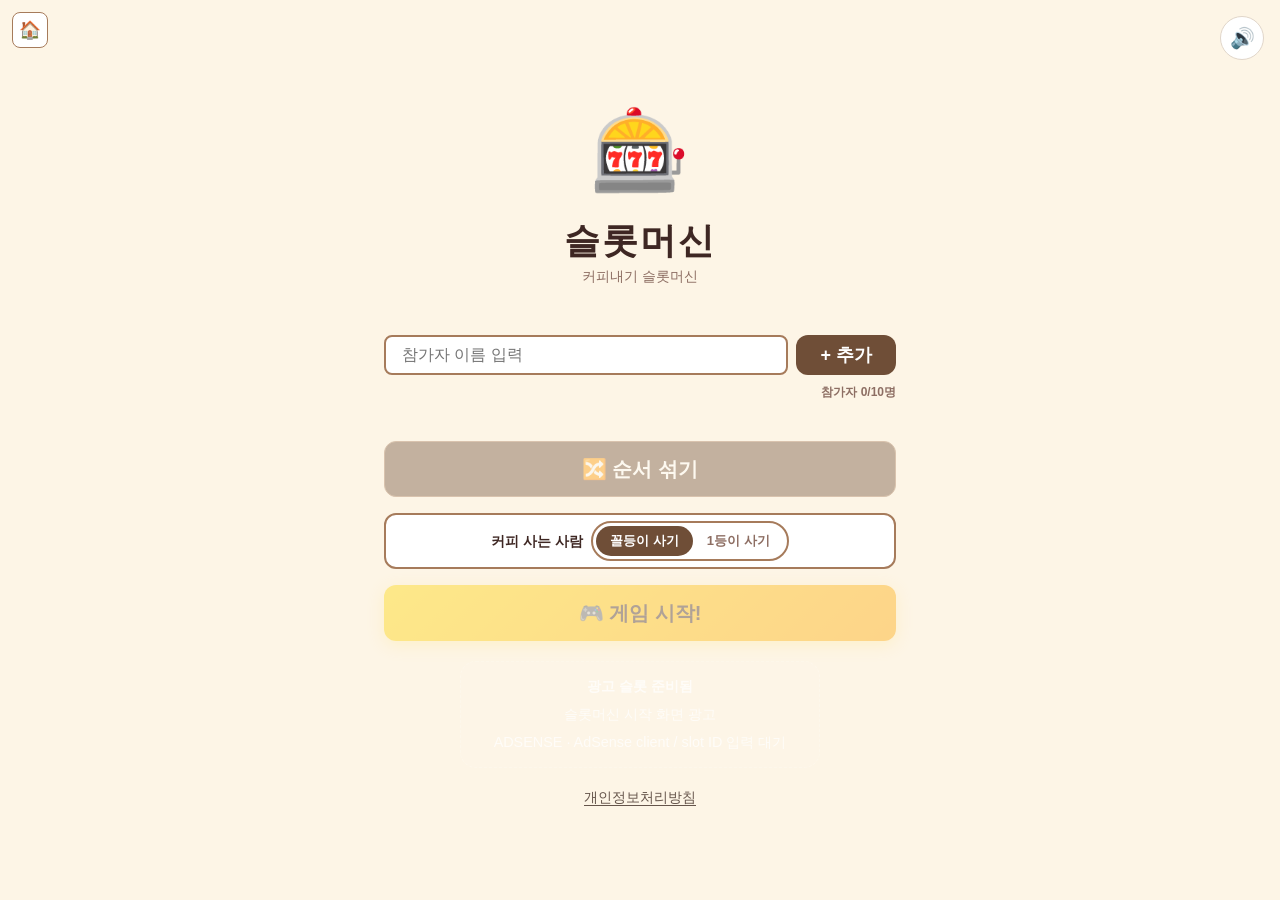
<file: coffee/src/index.html>
<!DOCTYPE html>
<html lang="ko" data-page-key="coffee" data-page-path="coffee/src/index.html" data-og-image="shared/assets/og-default.svg">
<head>
  <meta charset="UTF-8">
  <meta name="viewport" content="width=device-width, initial-scale=1.0">
  <meta name="google-site-verification" content="REPLACE_WITH_GOOGLE_SITE_VERIFICATION">
  <meta name="naver-site-verification" content="REPLACE_WITH_NAVER_SITE_VERIFICATION">
  <meta http-equiv="Content-Security-Policy" content="default-src 'self' https: data: blob:; script-src 'self' 'unsafe-inline' https://www.googletagmanager.com https://pagead2.googlesyndication.com https://t1.daumcdn.net; style-src 'self' 'unsafe-inline' https://fonts.googleapis.com; img-src 'self' data: https: blob:; connect-src 'self' https://www.google-analytics.com https://analytics.google.com https://region1.google-analytics.com https://pagead2.googlesyndication.com https://googleads.g.doubleclick.net https://t1.daumcdn.net; frame-src https:; font-src 'self' data: https://fonts.gstatic.com;">
  <title>슬롯머신 | 커피내기 슬롯머신, 점심내기 룰렛 대체 웹게임</title>
  <meta name="description" content="슬롯머신은 커피내기와 점심값 내기를 재미있게 정하는 슬롯머신형 웹게임입니다. 참가자 이름을 입력하고 슬롯을 돌려 꼴등 또는 1등이 커피를 사는 규칙으로 모바일과 PC에서 바로 즐길 수 있습니다.">
  <meta name="keywords" content="커피내기, 커피내기 슬롯머신, 커피 사는 사람 정하기, 점심내기 게임, 벌칙 슬롯, 랜덤 벌칙, 사무실 내기, 팀 게임, 슬롯머신 웹게임, 커피값 내기, 점심값 내기, 내기 게임">
  <meta name="robots" content="index,follow,max-image-preview:large,max-snippet:-1,max-video-preview:-1">
  <meta name="theme-color" content="#6F4E37">
  <meta name="application-name" content="슬롯머신">
  <meta name="format-detection" content="telephone=no">
  <link rel="canonical" href="./index.html">
  <meta property="og:type" content="website">
  <meta property="og:locale" content="ko_KR">
  <meta property="og:site_name" content="룰렛 랜드">
  <meta property="og:title" content="슬롯머신 | 커피내기 슬롯머신, 점심내기 룰렛 대체 웹게임">
  <meta property="og:description" content="커피내기와 점심값 내기를 재미있게 정하는 슬롯머신형 웹게임입니다. 참가자 이름을 입력하고 모바일과 PC에서 바로 플레이할 수 있습니다.">
  <meta property="og:url" content="./index.html">
  <meta property="og:image" content="../../shared/assets/og-default.svg">
  <meta name="twitter:card" content="summary_large_image">
  <meta name="twitter:title" content="슬롯머신 | 커피내기 슬롯머신, 점심내기 룰렛 대체 웹게임">
  <meta name="twitter:description" content="커피내기와 점심값 내기를 재미있게 정하는 슬롯머신형 웹게임입니다. 참가자 이름을 입력하고 모바일과 PC에서 바로 플레이할 수 있습니다.">
  <meta name="twitter:url" content="./index.html">
  <meta name="twitter:image" content="../../shared/assets/og-default.svg">
  <link rel="stylesheet" href="../../advertisement/styles/integrations.css">
  <link rel="stylesheet" href="styles/main.css">
  <link rel="stylesheet" href="styles/slot-machine.css">
  <link rel="stylesheet" href="styles/animations.css">
  <script src="../../advertisement/scripts/site-config.js"></script>
  <script src="../../advertisement/scripts/site-integrations.js"></script>
</head>
<body>
  <!-- ===== 허브 홈 ===== -->
  <a href="../../hub/index.html" class="hub-home-float" title="룰렛 랜드로">🏠</a>
  <div id="app" role="main">
    <!-- ===== 시작 화면 ===== -->
    <section id="start-screen" class="screen active" aria-label="게임 설정">
      <div class="container">
        <header class="title-area">
          <div class="logo" aria-hidden="true">🎰</div>
          <h1>슬롯머신</h1>
          <p class="subtitle">커피내기 슬롯머신</p>
        </header>

        <div class="player-input-area">
          <div class="input-group">
            <input
              type="text"
              id="player-name-input"
              placeholder="참가자 이름 입력"
              maxlength="20"
              autocomplete="off"
              aria-label="참가자 이름"
            >
            <button id="add-player-btn" class="btn btn-secondary" aria-label="참가자 추가">+ 추가</button>
          </div>
          <p id="player-count" class="player-count">참가자 0/10명</p>
          <ul id="player-list" class="player-list" aria-label="참가자 목록"></ul>
        </div>

        <div class="action-area">
          <button id="shuffle-btn" class="btn btn-ghost" disabled>🔀 순서 섞기</button>
          <div class="toggle-row">
            <span class="toggle-label">커피 사는 사람</span>
            <button id="rule-toggle-btn" class="toggle-btn" data-rule="last">
              <span class="toggle-option active">꼴등이 사기</span>
              <span class="toggle-option">1등이 사기</span>
            </button>
          </div>
          <button id="start-game-btn" class="btn btn-primary" disabled>🎮 게임 시작!</button>
        </div>

        <div class="ad-slot ad-slot--mobile" data-ad-key="coffee_start" data-ad-label="슬롯머신 시작 화면 광고"></div>
        <p class="legal-link-row"><a href="../../advertisement/privacy-policy.html">개인정보처리방침</a></p>
      </div>
    </section>

    <!-- ===== 게임 화면 ===== -->
    <section id="game-screen" class="screen" aria-label="게임 진행">
      <div class="container">
        <div class="game-header">
          <span class="round-info">라운드 1</span>
          <span id="game-mode-badge" class="mode-badge">꼴등이 사기</span>
          <span class="turn-info">차례: <strong id="current-player-name">—</strong> (<span id="turn-progress">0/0</span>)</span>
        </div>

        <div class="ad-slot ad-slot--mobile" data-ad-key="coffee_game_top" data-ad-label="슬롯머신 본게임 상단 광고"></div>

        <div class="score-ref">
          <span class="score-ref-item">☕<small>S +5</small></span>
          <span class="score-ref-item">🫘<small>A +4</small></span>
          <span class="score-ref-item">🍩<small>B +3</small></span>
          <span class="score-ref-item">🥛<small>B +3</small></span>
          <span class="score-ref-item">🧊<small>C +2</small></span>
          <span class="score-ref-item">💧<small>D +1</small></span>
        </div>

        <div class="slot-machine">
          <div class="payline-arrow arrow-left">▶</div>
          <div class="slot-frame">
            <div class="reel" id="reel-0">
              <div class="reel-strip">
                <span class="symbol">🫘</span>
                <span class="symbol">☕</span>
                <span class="symbol">🍩</span>
              </div>
            </div>
            <div class="reel" id="reel-1">
              <div class="reel-strip">
                <span class="symbol">🥛</span>
                <span class="symbol">🧊</span>
                <span class="symbol">💧</span>
              </div>
            </div>
            <div class="reel" id="reel-2">
              <div class="reel-strip">
                <span class="symbol">🍩</span>
                <span class="symbol">☕</span>
                <span class="symbol">🫘</span>
              </div>
            </div>
          </div>
          <div class="payline-arrow arrow-right">◀</div>
        </div>

        <button id="spin-btn" class="btn btn-spin" aria-label="슬롯 돌리기">🎰 SPIN!</button>

        <div class="scoreboard" id="scoreboard" aria-label="현재 점수판">
          <h3>현재 스코어</h3>
          <ul id="score-list"></ul>
        </div>

        <div class="ad-slot ad-slot--mobile" data-ad-key="coffee_game_bottom" data-ad-label="슬롯머신 본게임 하단 광고"></div>
      </div>
    </section>

    <!-- ===== 서든데스 화면 ===== -->
    <section id="sudden-death-screen" class="screen" aria-label="서든데스">
      <div class="container">
        <div class="sudden-death-header">
          <h2>⚡ SUDDEN DEATH ⚡</h2>
          <p class="subtitle">동점 서바이벌!</p>
          <p id="sd-round-badge" class="sd-round-badge">라운드 1</p>
        </div>
        <p id="sd-matchup" class="matchup"></p>

        <div class="slot-machine">
          <div class="payline-arrow arrow-left">▶</div>
          <div class="slot-frame">
            <div class="reel" id="sd-reel-0"><div class="reel-strip"><span class="symbol">❓</span><span class="symbol">❓</span><span class="symbol">❓</span></div></div>
            <div class="reel" id="sd-reel-1"><div class="reel-strip"><span class="symbol">❓</span><span class="symbol">❓</span><span class="symbol">❓</span></div></div>
            <div class="reel" id="sd-reel-2"><div class="reel-strip"><span class="symbol">❓</span><span class="symbol">❓</span><span class="symbol">❓</span></div></div>
          </div>
          <div class="payline-arrow arrow-right">◀</div>
        </div>

        <p id="sd-current-turn" class="turn-info"></p>
        <button id="sd-spin-btn" class="btn btn-spin btn-danger" aria-label="서든데스 스핀">⚡ SPIN!</button>
      </div>
    </section>

    <!-- ===== 결과 화면 ===== -->
    <section id="result-screen" class="screen" aria-label="최종 결과">
      <div class="container">
        <h2 class="result-title">🏆 최종 결과</h2>
        <p id="result-mode-badge" class="mode-badge mode-badge-result">꼴등이 사기</p>
        <ol id="ranking-list" class="ranking-list" aria-label="최종 순위"></ol>

        <div class="loser-announce" id="loser-announce">
          <p class="loser-text">☕ <strong id="loser-name">—</strong>님이<br>커피를 삽니다!</p>
        </div>

        <div class="ad-slot ad-slot--result" data-ad-key="coffee_result" data-ad-label="슬롯머신 결과 화면 광고"></div>

        <div class="action-area">
          <button id="restart-btn" class="btn btn-primary">🔄 다시 하기</button>
          <button id="share-btn" class="btn btn-secondary">📤 공유</button>
        </div>
      </div>
    </section>
  </div>

  <!-- 사운드 토글 -->
  <button id="mute-btn" class="mute-toggle" aria-label="사운드 토글">🔊</button>

  <script>
  // ========================================
  //  Constants — 심볼 & 스코어링
  // ========================================

  const SYMBOLS = [
    { id: 'espresso', emoji: '☕', name: '에스프레소', grade: 'S', gradeValue: 5, weight: 5 },
    { id: 'bean',     emoji: '🫘', name: '원두',       grade: 'A', gradeValue: 4, weight: 15 },
    { id: 'donut',    emoji: '🍩', name: '도넛',       grade: 'B', gradeValue: 3, weight: 20 },
    { id: 'milk',     emoji: '🥛', name: '우유',       grade: 'B', gradeValue: 3, weight: 20 },
    { id: 'sugar',    emoji: '🧊', name: '각설탕',     grade: 'C', gradeValue: 2, weight: 20 },
    { id: 'water',    emoji: '💧', name: '물',         grade: 'D', gradeValue: 1, weight: 20 },
  ];

  // 서든데스 비대칭 가중치 — 동률 최소화
  const SD_SYMBOLS = [
    { id: 'espresso', emoji: '☕', name: '에스프레소', grade: 'S', gradeValue: 5, weight: 8 },
    { id: 'bean',     emoji: '🫘', name: '원두',       grade: 'A', gradeValue: 4, weight: 12 },
    { id: 'donut',    emoji: '🍩', name: '도넛',       grade: 'B', gradeValue: 3, weight: 18 },
    { id: 'milk',     emoji: '🥛', name: '우유',       grade: 'B', gradeValue: 3, weight: 22 },
    { id: 'sugar',    emoji: '🧊', name: '각설탕',     grade: 'C', gradeValue: 2, weight: 25 },
    { id: 'water',    emoji: '💧', name: '물',         grade: 'D', gradeValue: 1, weight: 15 },
  ];

  const SCORE_TABLE = {
    JACKPOT: 1000, TRIPLE: 500, DOUBLE_ESPRESSO: 300,
    DOUBLE: 200, SINGLE_ESPRESSO: 150, ALL_DIFFERENT: 100, INSTANT_LOSE: 0,
  };

  const MATCH_LABELS = {
    JACKPOT: '🎉 잭팟! 트리플 에스프레소!', TRIPLE: '✨ 트리플 매치!',
    DOUBLE_ESPRESSO: '☕ 더블 에스프레소!', DOUBLE: '👍 더블 매치!',
    SINGLE_ESPRESSO: '☕ 에스프레소 싱글', ALL_DIFFERENT: '😐 올 디퍼런트',
    INSTANT_LOSE: '💀 트리플 물! 즉시 패배!',
  };

  const MATCH_SHORT = {
    JACKPOT: '잭팟', TRIPLE: '트리플', DOUBLE_ESPRESSO: '더블에쏘',
    DOUBLE: '더블', SINGLE_ESPRESSO: '싱글에쏘', ALL_DIFFERENT: '올디프',
    INSTANT_LOSE: '즉패',
  };

  const SUDDEN_DEATH_MAX_ROUNDS = 5;
  const MAX_PLAYERS = 10;
  const MIN_PLAYERS = 2;

  // 애니메이션 타이밍 (ms)
  const TIMING = {
    REEL_1: 800,
    REEL_2: 1400,
    REEL_3: 2400,
    REEL_SLOWDOWN: 400,
    REEL_SETTLE: 200,
    POPUP_DISMISS: 200,
    SD_REEL_1: 700,
    SD_REEL_2: 600,
    SD_REEL_3: 1000,
  };

  const CONFETTI_EMOJIS = ['🎉', '🎊', '✨', '⭐', '💫', '🌟', '🔥', '💥', '🎆', '☕'];

  // ========================================
  //  RNG — crypto 기반 난수
  // ========================================

  function getSecureRandom(max) {
    if (max <= 1) return 0;
    const array = new Uint32Array(1);
    const limit = Math.floor(0xFFFFFFFF / max) * max;
    do { crypto.getRandomValues(array); } while (array[0] >= limit);
    return array[0] % max;
  }

  function weightedSelect(items) {
    let totalWeight = 0;
    for (let i = 0; i < items.length; i++) totalWeight += items[i].weight;
    const random = getSecureRandom(totalWeight);
    let cumulative = 0;
    for (let i = 0; i < items.length; i++) {
      cumulative += items[i].weight;
      if (random < cumulative) return items[i];
    }
    return items[items.length - 1];
  }

  // ========================================
  //  SlotEngine + ScoringEngine
  // ========================================

  function spin() {
    return [weightedSelect(SYMBOLS), weightedSelect(SYMBOLS), weightedSelect(SYMBOLS)];
  }

  function sdSpin() {
    return [weightedSelect(SD_SYMBOLS), weightedSelect(SD_SYMBOLS), weightedSelect(SD_SYMBOLS)];
  }

  function evaluate(symbols) {
    const ids = [symbols[0].id, symbols[1].id, symbols[2].id];
    let matchType;

    if (ids[0] === ids[1] && ids[1] === ids[2]) {
      matchType = ids[0] === 'water' ? 'INSTANT_LOSE' :
                  ids[0] === 'espresso' ? 'JACKPOT' : 'TRIPLE';
    } else {
      const counts = {};
      for (let i = 0; i < ids.length; i++) counts[ids[i]] = (counts[ids[i]] || 0) + 1;
      let doubled = null;
      for (const k in counts) { if (counts[k] === 2) { doubled = k; break; } }

      if (doubled) {
        matchType = doubled === 'espresso' ? 'DOUBLE_ESPRESSO' : 'DOUBLE';
      } else if (ids.indexOf('espresso') >= 0) {
        matchType = 'SINGLE_ESPRESSO';
      } else {
        matchType = 'ALL_DIFFERENT';
      }
    }

    const gradeSum = symbols[0].gradeValue + symbols[1].gradeValue + symbols[2].gradeValue;

    return {
      symbols,
      matchType,
      score: SCORE_TABLE[matchType] + gradeSum,
      gradeSum,
      label: MATCH_LABELS[matchType],
      isJackpot: matchType === 'JACKPOT',
      isInstantLose: matchType === 'INSTANT_LOSE',
    };
  }

  // 순위 정렬 비교 함수 (재사용)
  function rankingCompare(a, b) {
    return (b.result.score - a.result.score) || (b.result.gradeSum - a.result.gradeSum);
  }

  // ========================================
  //  App — 게임 흐름
  // ========================================

  document.addEventListener('DOMContentLoaded', function () {

    const state = {
      players: [],
      playerOrder: [],
      currentIndex: 0,
      results: {},
      isSuddenDeath: false,
      suddenDeathRound: 0,
      suddenDeathPlayers: [],
      sdCurrentIndex: 0,
      isMuted: false,
      buyRule: 'last',
      lastRankings: null,  // 공유 기능용 최종 순위 캐시
    };

    // ── DOM 캐시 ──
    const $ = (sel) => document.querySelector(sel);
    const el = {
      // Start screen
      nameInput: $('#player-name-input'),
      addBtn: $('#add-player-btn'),
      playerList: $('#player-list'),
      playerCount: $('#player-count'),
      shuffleBtn: $('#shuffle-btn'),
      startBtn: $('#start-game-btn'),
      ruleToggleBtn: $('#rule-toggle-btn'),
      // Game screen
      gameBadge: $('#game-mode-badge'),
      playerName: $('#current-player-name'),
      turnProgress: $('#turn-progress'),
      spinBtn: $('#spin-btn'),
      scoreList: $('#score-list'),
      // SD screen
      sdMatchup: $('#sd-matchup'),
      sdTurn: $('#sd-current-turn'),
      sdSpinBtn: $('#sd-spin-btn'),
      sdRoundBadge: $('#sd-round-badge'),
      // Result screen
      resultBadge: $('#result-mode-badge'),
      rankingList: $('#ranking-list'),
      loserAnnounce: $('#loser-announce'),
      loserName: $('#loser-name'),
      // Global
      muteBtn: $('#mute-btn'),
    };

    const analytics = window.SiteIntegrations || { track: function () {} };
    function track(eventName, params) {
      analytics.track(eventName, Object.assign({
        game_name: 'coffee-slot',
        buy_rule: state.buyRule === 'first' ? 'first_place_buys' : 'last_place_buys',
      }, params || {}));
    }

    function showScreen(name) {
      const map = { start: 'start-screen', game: 'game-screen', suddenDeath: 'sudden-death-screen', result: 'result-screen' };
      document.querySelectorAll('.screen').forEach(s => s.classList.remove('active'));
      $('#' + map[name]).classList.add('active');
    }

    // XSS 방지용 HTML 이스케이프 (정적 맵 — DOM 생성 없이)
    const ESCAPE_MAP = { '&': '&amp;', '<': '&lt;', '>': '&gt;', '"': '&quot;', "'": '&#39;' };
    function escapeHTML(str) {
      return String(str).replace(/[&<>"']/g, c => ESCAPE_MAP[c]);
    }

    function shuffleArray(arr) {
      const a = arr.slice();
      for (let i = a.length - 1; i > 0; i--) {
        const j = getSecureRandom(i + 1);
        [a[i], a[j]] = [a[j], a[i]];
      }
      return a;
    }

    function sleep(ms) {
      return new Promise(resolve => setTimeout(resolve, ms));
    }

    function randomEmoji() {
      return SYMBOLS[getSecureRandom(SYMBOLS.length)].emoji;
    }

    // ── 모드 뱃지 업데이트 ──
    function getModeText() {
      return state.buyRule === 'first' ? '🔥 1등이 사기' : '😈 꼴등이 사기';
    }
    function getModeClass(base) {
      return base + (state.buyRule === 'first' ? ' mode-first' : ' mode-last');
    }

    // ── Confetti System ──
    function spawnConfetti(count, duration) {
      for (let i = 0; i < count; i++) {
        setTimeout(() => {
          const el = document.createElement('span');
          el.className = 'confetti';
          el.textContent = CONFETTI_EMOJIS[getSecureRandom(CONFETTI_EMOJIS.length)];
          el.style.left = (Math.random() * 100) + 'vw';
          el.style.animationDuration = (2 + Math.random() * 2) + 's';
          el.style.fontSize = (16 + Math.random() * 20) + 'px';
          document.body.appendChild(el);
          setTimeout(() => el.remove(), 4500);
        }, i * (duration / count));
      }
    }

    // ── Vibration helper ──
    function vibrate(pattern) {
      if (!state.isMuted && navigator.vibrate) {
        try { navigator.vibrate(pattern); } catch (e) { /* 미지원 기기 */ }
      }
    }

    // ── 매치 결과 이펙트 ──
    function playMatchEffects(result) {
      if (result.isJackpot) {
        document.body.classList.add('flash-gold', 'mega-shake');
        spawnConfetti(50, 2000);
        vibrate([100, 50, 100, 50, 200]);
        setTimeout(() => document.body.classList.remove('flash-gold', 'mega-shake'), 1600);
      } else if (result.isInstantLose) {
        document.body.classList.add('flash-red', 'shake');
        vibrate([300, 100, 300]);
        setTimeout(() => document.body.classList.remove('flash-red', 'shake'), 800);
      } else if (result.matchType === 'TRIPLE') {
        document.body.classList.add('flash-gold');
        spawnConfetti(25, 1000);
        vibrate([100, 50, 100]);
        setTimeout(() => document.body.classList.remove('flash-gold'), 1200);
      } else if (result.matchType === 'DOUBLE_ESPRESSO' || result.matchType === 'DOUBLE') {
        spawnConfetti(8, 500);
        vibrate([80]);
      }
    }

    // ========================================
    //  Start Screen
    // ========================================

    function updateStartUI() {
      el.playerList.innerHTML = '';
      state.players.forEach((name, i) => {
        const li = document.createElement('li');
        li.innerHTML =
          '<span class="player-name">👤 ' + escapeHTML(name) + '</span>' +
          '<button class="remove-btn" data-index="' + i + '" aria-label="' + escapeHTML(name) + ' 삭제">✕</button>';
        el.playerList.appendChild(li);
      });
      const count = state.players.length;
      const hasEnough = count >= MIN_PLAYERS;
      el.startBtn.disabled = !hasEnough;
      el.shuffleBtn.disabled = !hasEnough;
      el.playerCount.textContent = '참가자 ' + count + '/' + MAX_PLAYERS + '명';
      el.playerCount.classList.toggle('count-full', count >= MAX_PLAYERS);
      el.playerCount.classList.toggle('count-ready', hasEnough && count < MAX_PLAYERS);
    }

    function addPlayer() {
      const name = el.nameInput.value.trim();
      if (!name || name.length > 20) return;
      if (state.players.length >= MAX_PLAYERS) {
        el.playerCount.classList.add('count-shake');
        setTimeout(() => el.playerCount.classList.remove('count-shake'), 600);
        return;
      }
      let finalName = name;
      let count = 1;
      while (state.players.indexOf(finalName) >= 0) { count++; finalName = name + count; }
      state.players.push(finalName);
      el.nameInput.value = '';
      el.nameInput.focus();
      updateStartUI();
    }

    el.addBtn.addEventListener('click', addPlayer);
    el.nameInput.addEventListener('keydown', e => { if (e.key === 'Enter') addPlayer(); });

    el.playerList.addEventListener('click', e => {
      const btn = e.target.closest('.remove-btn');
      if (!btn) return;
      state.players.splice(parseInt(btn.dataset.index, 10), 1);
      updateStartUI();
    });

    el.shuffleBtn.addEventListener('click', () => {
      state.players = shuffleArray(state.players);
      updateStartUI();
    });

    // ── Rule toggle ──
    el.ruleToggleBtn.addEventListener('click', () => {
      const opts = el.ruleToggleBtn.querySelectorAll('.toggle-option');
      if (state.buyRule === 'last') {
        state.buyRule = 'first';
        el.ruleToggleBtn.dataset.rule = 'first';
        opts[0].classList.remove('active');
        opts[1].classList.add('active');
      } else {
        state.buyRule = 'last';
        el.ruleToggleBtn.dataset.rule = 'last';
        opts[1].classList.remove('active');
        opts[0].classList.add('active');
      }
      track('coffee_rule_change', {
        rule_type: state.buyRule === 'first' ? 'first_place_buys' : 'last_place_buys',
      });
    });

    // ========================================
    //  Game Screen
    // ========================================

    el.startBtn.addEventListener('click', () => {
      state.playerOrder = state.players.map((_, i) => i);
      state.currentIndex = 0;
      state.results = {};
      state.isSuddenDeath = false;
      state.lastRankings = null;
      track('game_start', {
        player_count: state.players.length,
        game_mode: state.buyRule === 'first' ? 'first_place_buys' : 'last_place_buys',
      });
      startGameRound();
    });

    function startGameRound() {
      showScreen('game');
      el.gameBadge.textContent = getModeText();
      el.gameBadge.className = getModeClass('mode-badge');
      updateGameUI();
      renderScoreboard();
      el.spinBtn.disabled = false;
    }

    function threeSymbolsHTML(centerEmoji) {
      return '<span class="symbol">' + randomEmoji() + '</span>' +
             '<span class="symbol">' + centerEmoji + '</span>' +
             '<span class="symbol">' + randomEmoji() + '</span>';
    }

    function updateGameUI() {
      const idx = state.playerOrder[state.currentIndex];
      el.playerName.textContent = state.players[idx];
      el.turnProgress.textContent = (state.currentIndex + 1) + '/' + state.playerOrder.length;
      [0, 1, 2].forEach(i => {
        const reel = $('#reel-' + i);
        reel.classList.remove('spinning', 'reel-stopped', 'matched');
        reel.querySelector('.reel-strip').innerHTML = threeSymbolsHTML(randomEmoji());
      });
    }

    function renderScoreboard() {
      el.scoreList.innerHTML = '';
      state.playerOrder.forEach((pIdx, orderIdx) => {
        const result = state.results[pIdx];
        const li = document.createElement('li');
        if (orderIdx === state.currentIndex && !result) li.classList.add('current-turn');
        if (result) li.classList.add('has-result');

        const matchLabel = result ? '<span class="score-match">' + escapeHTML(MATCH_SHORT[result.matchType]) + '</span>' : '';
        li.innerHTML =
          '<span class="score-player-name">' + escapeHTML(state.players[pIdx]) + '</span>' +
          '<span class="score-detail">' + matchLabel +
          '<span class="score-value">' + (result ? result.score + '점' : '대기중') + '</span></span>';
        el.scoreList.appendChild(li);
      });
    }

    // ========================================
    //  Reel Animation (공용)
    // ========================================

    async function animateReels(symbols, prefix, timings) {
      const t = timings || { r1: TIMING.REEL_1, r2: TIMING.REEL_2, r3: TIMING.REEL_3 };

      // 릴 스피닝 시작
      [0, 1, 2].forEach(i => {
        const strip = $('#' + prefix + i + ' .reel-strip');
        let html = '';
        for (let j = 0; j < 24; j++) html += '<span class="symbol">' + randomEmoji() + '</span>';
        strip.innerHTML = html;
        $('#' + prefix + i).classList.add('spinning');
        $('#' + prefix + i).style.animationDuration = '';
      });

      // 릴 순차 정지
      const delays = [t.r1, t.r2, t.r3];
      for (let i = 0; i < 3; i++) {
        const waitTime = (i === 0) ? delays[0] : (delays[i] - delays[i - 1]);

        // 마지막 릴 — 슬로우다운 연출
        if (i === 2) {
          await sleep(waitTime - TIMING.REEL_SLOWDOWN);
          const lastStrip = $('#' + prefix + '2 .reel-strip');
          lastStrip.style.animationDuration = '0.4s';
          await sleep(TIMING.REEL_SLOWDOWN);
        } else {
          await sleep(waitTime);
        }

        const reel = $('#' + prefix + i);
        reel.classList.remove('spinning');
        reel.classList.add('reel-stopped');
        reel.querySelector('.reel-strip').style.animationDuration = '';
        reel.querySelector('.reel-strip').innerHTML =
          '<span class="symbol">' + randomEmoji() + '</span>' +
          '<span class="symbol result">' + symbols[i].emoji + '</span>' +
          '<span class="symbol">' + randomEmoji() + '</span>';

        vibrate([30]);

        // 니어미스 감지 (2번째 릴 정지 후)
        if (i === 1 && symbols[0].id === symbols[1].id) {
          reel.closest('.slot-frame').classList.add('tension');
          vibrate([50, 30, 50, 30, 50]);
        }
      }

      // 텐션 제거
      document.querySelectorAll('.slot-frame.tension').forEach(f => f.classList.remove('tension'));

      // 트리플 매치 하이라이트
      if (symbols[0].id === symbols[1].id && symbols[1].id === symbols[2].id) {
        [0, 1, 2].forEach(i => $('#' + prefix + i).classList.add('matched'));
      }

      await sleep(TIMING.REEL_SETTLE);
    }

    // ========================================
    //  Result Popup (스핀 결과 팝업)
    // ========================================

    async function showResultPopup(symbols, result) {
      const overlay = document.createElement('div');
      overlay.className = 'result-popup';

      // 등급별 테마
      let tier = 'normal';
      if (result.isJackpot) tier = 'jackpot';
      else if (result.matchType === 'TRIPLE') tier = 'triple';
      else if (result.isInstantLose) tier = 'lose';
      else if (result.matchType === 'DOUBLE_ESPRESSO') tier = 'great';

      const inner = document.createElement('div');
      inner.className = 'popup-card popup-tier-' + tier;

      // 이모지 행
      let emojiRow = '<div class="popup-emojis">';
      symbols.forEach((s, idx) => {
        emojiRow += '<span class="popup-emoji" style="animation-delay:' + (idx * 0.2) + 's">' + s.emoji + '</span>';
      });
      emojiRow += '</div>';

      // 라벨
      const labelHTML = '<div class="popup-label">' + escapeHTML(result.label) + '</div>';

      // 점수
      const scoreHTML = '<div class="popup-score' + (tier === 'jackpot' ? ' popup-score-rainbow' : '') +
        (tier === 'lose' ? ' popup-score-lose' : '') + '">' + result.score + '점</div>';

      // 니어미스 텍스트
      let extraText = '';
      if (symbols[0].id === symbols[1].id && symbols[1].id !== symbols[2].id) {
        extraText = '<div class="popup-extra">아깝다...! 🫣</div>';
      } else if (symbols[1].id === symbols[2].id && symbols[0].id !== symbols[1].id) {
        extraText = '<div class="popup-extra">아슬아슬...! 😱</div>';
      }

      const tapHint = '<div class="popup-tap">탭하여 계속</div>';

      inner.innerHTML = emojiRow + labelHTML + scoreHTML + extraText + tapHint;
      overlay.appendChild(inner);
      document.body.appendChild(overlay);

      return new Promise(resolve => {
        overlay.addEventListener('click', () => {
          overlay.classList.add('popup-dismiss');
          setTimeout(() => { overlay.remove(); resolve(); }, TIMING.POPUP_DISMISS);
        }, { once: true });
      });
    }

    // ========================================
    //  Spin Handler (본게임)
    // ========================================

    el.spinBtn.addEventListener('click', async () => {
      el.spinBtn.disabled = true;
      track('coffee_spin', {
        player_count: state.playerOrder.length,
        turn_index: state.currentIndex + 1,
        stage: 'main',
      });
      const symbols = spin();
      const result = evaluate(symbols);
      const idx = state.playerOrder[state.currentIndex];

      document.querySelectorAll('.slot-frame').forEach(f => f.classList.add('tension'));
      vibrate([50]);
      await animateReels(symbols, 'reel-');
      document.querySelectorAll('.slot-frame').forEach(f => f.classList.remove('tension'));

      state.results[idx] = result;
      renderScoreboard();
      playMatchEffects(result);
      await showResultPopup(symbols, result);

      state.currentIndex++;
      if (state.currentIndex < state.playerOrder.length) {
        updateGameUI();
        el.spinBtn.disabled = false;
      } else {
        finishRound();
      }
    });

    // ========================================
    //  Round Finish
    // ========================================

    function finishRound() {
      const rankings = state.playerOrder.map(pIdx => ({
        playerIndex: pIdx, name: state.players[pIdx], result: state.results[pIdx]
      }));
      rankings.sort(rankingCompare);

      // 즉시 패배 (트리플 물)
      const instantLosers = rankings.filter(r => r.result.isInstantLose);
      if (instantLosers.length > 0) {
        showResult(rankings, instantLosers.map(l => l.name));
        return;
      }

      // 패자/승자 결정
      let buyers;
      if (state.buyRule === 'first') {
        const maxScore = rankings[0].result.score;
        buyers = rankings.filter(r => r.result.score === maxScore);
      } else {
        const minScore = rankings[rankings.length - 1].result.score;
        buyers = rankings.filter(r => r.result.score === minScore);
      }

      if (buyers.length > 1) startSuddenDeath(buyers);
      else showResult(rankings, [buyers[0].name]);
    }

    // ========================================
    //  Sudden Death
    // ========================================

    function startSuddenDeath(tiedPlayers) {
      state.isSuddenDeath = true;
      state.suddenDeathRound = 1;
      state.suddenDeathPlayers = tiedPlayers.map(p => ({
        playerIndex: p.playerIndex, name: p.name, result: p.result, sdResult: null
      }));
      track('coffee_sudden_death', {
        tie_count: tiedPlayers.length,
        sudden_death_round: 1,
      });
      showScreen('suddenDeath');
      renderSuddenDeath();
    }

    function renderSuddenDeath() {
      const names = state.suddenDeathPlayers.map(p => p.name);
      el.sdMatchup.textContent = names.join(' vs ');
      el.sdTurn.textContent = '차례: ' + names[0];
      el.sdRoundBadge.textContent = '서든데스 ' + state.suddenDeathRound + '라운드';
      state.sdCurrentIndex = 0;
      [0, 1, 2].forEach(i => {
        const reel = $('#sd-reel-' + i);
        reel.classList.remove('spinning', 'reel-stopped', 'matched');
        reel.querySelector('.reel-strip').innerHTML =
          '<span class="symbol">❓</span><span class="symbol">❓</span><span class="symbol">❓</span>';
      });
      el.sdSpinBtn.disabled = false;
    }

    el.sdSpinBtn.addEventListener('click', async () => {
      el.sdSpinBtn.disabled = true;
      const player = state.suddenDeathPlayers[state.sdCurrentIndex];
      track('coffee_spin', {
        player_count: state.suddenDeathPlayers.length,
        turn_index: state.sdCurrentIndex + 1,
        stage: 'sudden_death',
        sudden_death_round: state.suddenDeathRound,
      });
      const symbols = sdSpin();
      const result = evaluate(symbols);

      vibrate([50]);
      await animateReels(symbols, 'sd-reel-', {
        r1: TIMING.SD_REEL_1,
        r2: TIMING.SD_REEL_1 + TIMING.SD_REEL_2,
        r3: TIMING.SD_REEL_1 + TIMING.SD_REEL_2 + TIMING.SD_REEL_3
      });

      playMatchEffects(result);
      player.sdResult = result;
      await showResultPopup(symbols, result);

      state.sdCurrentIndex++;
      if (state.sdCurrentIndex < state.suddenDeathPlayers.length) {
        const nextName = state.suddenDeathPlayers[state.sdCurrentIndex].name;
        el.sdTurn.textContent = '차례: ' + nextName;
        [0, 1, 2].forEach(i => {
          const reel = $('#sd-reel-' + i);
          reel.classList.remove('reel-stopped', 'matched');
          reel.querySelector('.reel-strip').innerHTML =
            '<span class="symbol">❓</span><span class="symbol">❓</span><span class="symbol">❓</span>';
        });
        el.sdSpinBtn.disabled = false;
      } else {
        resolveSuddenDeath();
      }
    });

    function resolveSuddenDeath() {
      const players = state.suddenDeathPlayers;

      // SD 결과 매핑 (결과 화면용)
      const sdResultMap = {};
      players.forEach(p => { sdResultMap[p.playerIndex] = p.sdResult; });

      function buildRankings() {
        return state.playerOrder.map(pIdx => ({
          playerIndex: pIdx,
          name: state.players[pIdx],
          result: sdResultMap[pIdx] || state.results[pIdx],
        })).sort(rankingCompare);
      }

      // 트리플 물 즉시 패배 — 규칙 무관
      const instantLosers = players.filter(p => p.sdResult.isInstantLose);
      if (instantLosers.length > 0) {
        showResult(buildRankings(), instantLosers.map(l => l.name));
        return;
      }

      const scores = players.map(p => p.sdResult.score);
      const targetScore = state.buyRule === 'first'
        ? Math.max.apply(null, scores)
        : Math.min.apply(null, scores);
      const losers = players.filter(p => p.sdResult.score === targetScore);

      if (losers.length === 1 || state.suddenDeathRound >= SUDDEN_DEATH_MAX_ROUNDS) {
        showResult(buildRankings(), losers.map(l => l.name));
      } else {
        state.suddenDeathRound++;
        state.suddenDeathPlayers = losers.map(p => ({
          playerIndex: p.playerIndex, name: p.name, result: p.result, sdResult: null
        }));
        renderSuddenDeath();
      }
    }

    // ========================================
    //  Result Screen
    // ========================================

    function showResult(rankings, loserNames) {
      showScreen('result');
      state.lastRankings = rankings;
      track('game_complete', {
        player_count: state.players.length,
        loser_count: loserNames.length,
        game_mode: state.buyRule === 'first' ? 'first_place_buys' : 'last_place_buys',
      });

      // 모드 뱃지
      el.resultBadge.textContent = getModeText();
      el.resultBadge.className = getModeClass('mode-badge mode-badge-result');

      // 순위 리스트
      el.rankingList.innerHTML = '';
      const badges = ['🥇', '🥈', '🥉'];
      const loserSet = new Set(loserNames);

      rankings.forEach((r, i) => {
        const isLoser = loserSet.has(r.name);
        const li = document.createElement('li');
        li.className = 'slide-in' + (isLoser ? ' rank-loser' : '');
        li.style.animationDelay = (i * 0.2) + 's';
        li.innerHTML =
          '<span class="rank-badge">' + (badges[i] || (i + 1) + '위') + '</span>' +
          '<div class="rank-info">' +
            '<div class="rank-name">' + escapeHTML(r.name) + '</div>' +
            '<div class="rank-detail">' +
              '<span class="rank-symbols">' + r.result.symbols.map(s => s.emoji).join('') + '</span>' +
              '<span class="rank-match-type">' + escapeHTML(MATCH_SHORT[r.result.matchType]) + '</span>' +
            '</div>' +
          '</div>' +
          '<span class="rank-score">' + r.result.score + '점</span>';
        el.rankingList.appendChild(li);
      });

      // 패자 발표 연출
      const loserText = loserNames.map(n => escapeHTML(n)).join(', ');
      el.loserName.textContent = loserText;
      el.loserAnnounce.classList.remove('scale-up');
      el.loserAnnounce.style.display = 'none';

      const announceDelay = rankings.length * 200 + 600;
      setTimeout(() => {
        el.loserAnnounce.style.display = '';
        el.loserAnnounce.style.animation = 'loser-slam 0.7s cubic-bezier(0.34, 1.56, 0.64, 1)';
        vibrate([200, 100, 200]);
        spawnConfetti(20, 1000);
        el.loserName.style.animation = 'text-glow-pulse 1.5s ease-in-out infinite';
      }, announceDelay);
    }

    // ========================================
    //  Restart & Share
    // ========================================

    $('#restart-btn').addEventListener('click', () => {
      track('game_restart', {});
      state.currentIndex = 0;
      state.results = {};
      state.isSuddenDeath = false;
      state.lastRankings = null;
      // 토글 상태 초기화
      state.buyRule = 'last';
      const opts = el.ruleToggleBtn.querySelectorAll('.toggle-option');
      opts[0].classList.add('active');
      opts[1].classList.remove('active');
      el.ruleToggleBtn.dataset.rule = 'last';
      showScreen('start');
    });

    $('#share-btn').addEventListener('click', async () => {
      track('share_result', {
        share_type: navigator.share ? 'native-share' : 'clipboard',
      });
      const rankings = state.lastRankings || state.playerOrder.map(pIdx => ({
        name: state.players[pIdx], result: state.results[pIdx]
      })).sort(rankingCompare);

      const badges = ['🥇', '🥈', '🥉'];
      const modeLabel = state.buyRule === 'first' ? '🔥 1등이 사기' : '😈 꼴등이 사기';
      const lines = rankings.map((r, i) =>
        (badges[i] || (i + 1) + '위') + ' ' + (r.name || '') + ' - ' +
        r.result.symbols.map(s => s.emoji).join('') +
        ' (' + r.result.score + '점 · ' + MATCH_SHORT[r.result.matchType] + ')'
      );
      const loserName = el.loserName.textContent;
      const text = [
        '🎰 슬롯머신 커피내기 결과!',
        '모드: ' + modeLabel,
        '━━━━━━━━━━━━━',
      ].concat(lines).concat([
        '━━━━━━━━━━━━━',
        '☕ ' + loserName + '님이 커피를 삽니다!',
      ]).join('\n');

      try {
        if (navigator.share) await navigator.share({ title: '슬롯머신', text: text });
        else { await navigator.clipboard.writeText(text); alert('결과가 클립보드에 복사되었습니다!'); }
      } catch (e) { /* 취소 */ }
    });

    // ── Mute ──
    el.muteBtn.addEventListener('click', () => {
      state.isMuted = !state.isMuted;
      el.muteBtn.textContent = state.isMuted ? '🔇' : '🔊';
    });

  }); // end DOMContentLoaded
  </script>
</body>
</html>
</file>
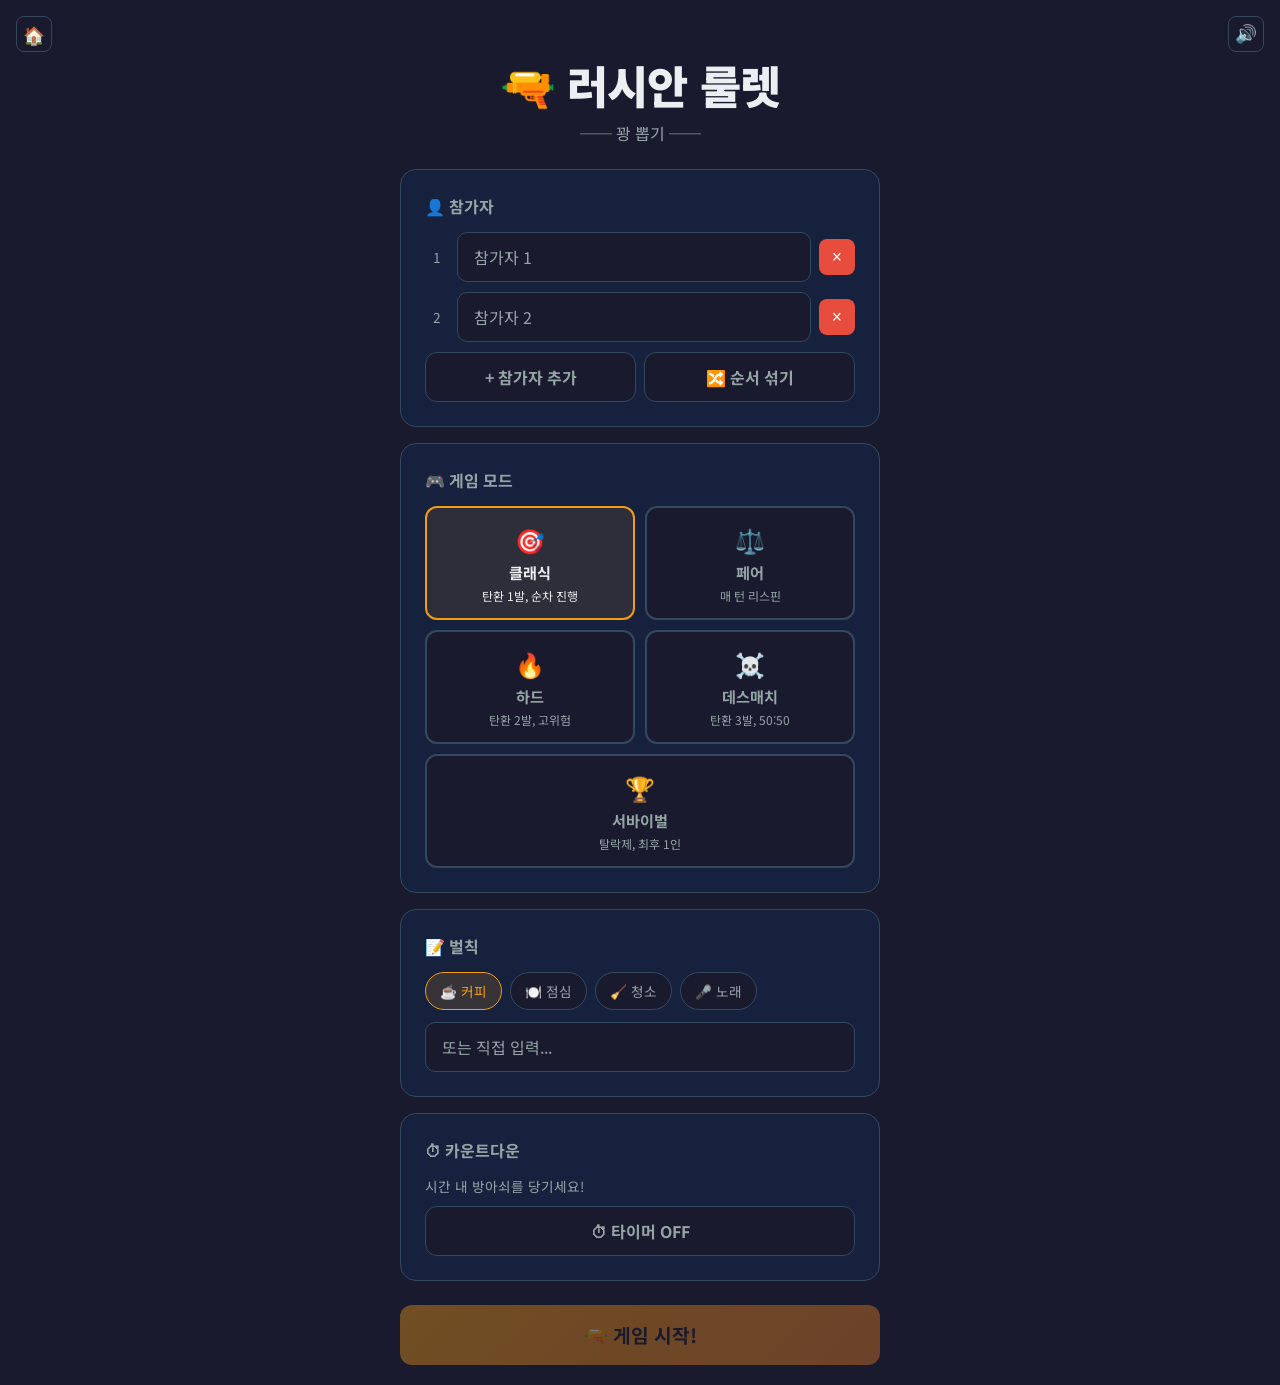
<file: russian-roulette-temp/src/index.html>
<!DOCTYPE html>
<html lang="ko">
<head>
  <meta charset="UTF-8">
  <meta name="viewport" content="width=device-width, initial-scale=1.0">
  <title>🔫 러시안 룰렛 — 꽝 뽑기</title>
  <link rel="preconnect" href="https://fonts.googleapis.com">
  <link rel="preconnect" href="https://fonts.gstatic.com" crossorigin>
  <link href="https://fonts.googleapis.com/css2?family=Noto+Sans+KR:wght@400;700;900&display=swap" rel="stylesheet">
  <link rel="stylesheet" href="styles/main.css">
  <link rel="stylesheet" href="styles/animations.css">
  <link rel="stylesheet" href="styles/responsive.css">
</head>
<body>
  <!-- ===== 글로벌 네비게이션 ===== -->
  <a href="../../hub/index.html" class="btn-icon hub-home-float" title="룰렛 랜드로">🏠</a>
  <button id="sound-toggle" class="btn-icon sound-float" title="사운드 ON/OFF">🔊</button>

  <!-- ===== 시작 화면 ===== -->
  <section id="setup-screen" class="screen active">
    <div class="container">
      <header class="logo">
        <h1>🔫 러시안 룰렛</h1>
        <p class="subtitle">── 꽝 뽑기 ──</p>
      </header>

      <div class="card">
        <h2>👤 참가자</h2>
        <div id="player-list"></div>
        <div class="player-actions">
          <button id="add-player-btn" class="btn btn-secondary">+ 참가자 추가</button>
          <button id="shuffle-player-btn" class="btn btn-secondary">🔀 순서 섞기</button>
        </div>
      </div>

      <div class="card">
        <h2>🎮 게임 모드</h2>
        <div id="mode-selector" class="mode-grid">
          <button class="mode-card active" data-mode="classic" data-bullets="1">
            <span class="mode-icon">🎯</span>
            <span class="mode-name">클래식</span>
            <span class="mode-desc">탄환 1발, 순차 진행</span>
          </button>
          <button class="mode-card" data-mode="fair" data-bullets="1">
            <span class="mode-icon">⚖️</span>
            <span class="mode-name">페어</span>
            <span class="mode-desc">매 턴 리스핀</span>
          </button>
          <button class="mode-card" data-mode="hard" data-bullets="2">
            <span class="mode-icon">🔥</span>
            <span class="mode-name">하드</span>
            <span class="mode-desc">탄환 2발, 고위험</span>
          </button>
          <button class="mode-card" data-mode="deathmatch" data-bullets="3">
            <span class="mode-icon">☠️</span>
            <span class="mode-name">데스매치</span>
            <span class="mode-desc">탄환 3발, 50:50</span>
          </button>
          <button class="mode-card" data-mode="survival" data-bullets="1">
            <span class="mode-icon">🏆</span>
            <span class="mode-name">서바이벌</span>
            <span class="mode-desc">탈락제, 최후 1인</span>
          </button>
        </div>
      </div>

      <div class="card">
        <h2>📝 벌칙</h2>
        <div class="penalty-presets" id="penalty-presets">
          <button class="preset-btn active" data-penalty="☕ 커피 사기">☕ 커피</button>
          <button class="preset-btn" data-penalty="🍽️ 점심값 쏘기">🍽️ 점심</button>
          <button class="preset-btn" data-penalty="🧹 청소하기">🧹 청소</button>
          <button class="preset-btn" data-penalty="🎤 노래 부르기">🎤 노래</button>
        </div>
        <input type="text" id="penalty-input" class="input" placeholder="또는 직접 입력..." maxlength="30">
      </div>

      <div class="card" id="loser-count-card" style="display:none">
        <h2>💀 꽝 인원</h2>
        <p class="card-hint">몇 명을 꽝으로 정할까요?</p>
        <div class="loser-count-selector" id="loser-count-selector">
          <button class="loser-count-btn active" data-count="1">1명</button>
        </div>
      </div>

      <div class="card">
        <h2>⏱ 카운트다운</h2>
        <p class="card-hint">시간 내 방아쇠를 당기세요!</p>
        <button id="timer-toggle" class="btn btn-secondary timer-toggle-btn">⏱ 타이머 OFF</button>
      </div>

      <div id="duplicate-warning" class="warning hidden">⚠️ 중복된 이름이 있습니다!</div>
      <button id="start-btn" class="btn btn-primary btn-large" disabled>🔫 게임 시작!</button>
    </div>
  </section>

  <!-- ===== 장전 화면 ===== -->
  <section id="loading-screen" class="screen">
    <div class="container center-content">
      <h2 class="loading-title">탄창 장전 중...</h2>
      <div id="loading-chamber" class="chamber-wrap loading">
        <div class="chamber">
          <div class="chamber-slot" data-index="0"></div>
          <div class="chamber-slot" data-index="1"></div>
          <div class="chamber-slot" data-index="2"></div>
          <div class="chamber-slot" data-index="3"></div>
          <div class="chamber-slot" data-index="4"></div>
          <div class="chamber-slot" data-index="5"></div>
          <div class="chamber-center"></div>
        </div>
      </div>
      <p class="loading-text">철컥... 철컥...</p>
    </div>
  </section>

  <!-- ===== 게임 화면 ===== -->
  <section id="game-screen" class="screen">
    <div class="container">
      <header class="game-header">
        <div class="game-title">🔫 러시안 룰렛</div>
        <div id="round-info" class="round-info">라운드 1</div>
      </header>

      <div class="current-turn">
        <span class="turn-label">현재 차례</span>
        <span id="current-player" class="turn-player">🎯 ---</span>
        <span id="probability" class="turn-prob">확률: 1/6 (16.7%)</span>
      </div>

      <div id="game-chamber" class="chamber-wrap">
        <div class="chamber">
          <div class="chamber-slot" data-index="0"></div>
          <div class="chamber-slot" data-index="1"></div>
          <div class="chamber-slot" data-index="2"></div>
          <div class="chamber-slot" data-index="3"></div>
          <div class="chamber-slot" data-index="4"></div>
          <div class="chamber-slot" data-index="5"></div>
          <div class="chamber-center"></div>
        </div>
      </div>

      <div id="timer-bar" class="timer-bar hidden">
        <div id="timer-fill" class="timer-fill"></div>
        <span id="timer-text" class="timer-text">10</span>
      </div>

      <button id="trigger-btn" class="btn btn-trigger">🔫 방아쇠 당기기</button>

      <div class="player-status-list" id="player-status-list"></div>
    </div>
  </section>

  <!-- ===== 생존 오버레이 ===== -->
  <div id="survive-overlay" class="overlay">
    <div class="overlay-content survive-content">
      <div class="survive-icon">✅</div>
      <h2 class="survive-title">찰칵!</h2>
      <p id="survive-player" class="survive-player">--- 생존!</p>
      <p id="survive-remaining" class="survive-remaining">잔여: 1/5 (20%)</p>
    </div>
  </div>

  <!-- ===== 꽝 오버레이 ===== -->
  <div id="bang-overlay" class="overlay">
    <div class="overlay-content bang-content">
      <div class="bang-icon">💥</div>
      <h2 class="bang-title">빵!!!</h2>
      <p id="bang-player" class="bang-player">💀 --- 꽝!</p>
    </div>
  </div>
  <!-- ===== 재장전 오버레이 ===== -->
  <div id="reload-overlay" class="overlay">
    <div class="overlay-content reload-content">
      <div class="reload-icon">🔄</div>
      <h2 class="reload-title">탄창 재장전!</h2>
      <p class="reload-text">다음 꽝을 찾습니다...</p>
    </div>
  </div>
  <!-- ===== 결과 화면 ===== -->
  <section id="result-screen" class="screen">
    <div class="container center-content">
      <div class="result-announcement">
        <div class="result-skull">💀</div>
        <h2 id="result-loser" class="result-loser">---</h2>
        <p id="result-penalty" class="result-penalty">벌칙: ---</p>
      </div>

      <div class="card">
        <h3>게임 결과</h3>
        <div id="result-list" class="result-list"></div>
      </div>

      <div class="action-buttons">
        <button id="retry-btn" class="btn btn-primary">🔄 다시 하기</button>
        <button id="home-btn" class="btn btn-secondary">🏠 처음으로</button>
      </div>

      <div class="share-buttons">
        <button id="share-copy-btn" class="btn btn-secondary">📋 결과 복사</button>
        <button id="share-kakao-btn" class="btn btn-secondary">📨 카카오톡 공유</button>
      </div>
    </div>
  </section>

  <script src="scripts/bundle.js" defer></script>
</body>
</html>
</file>
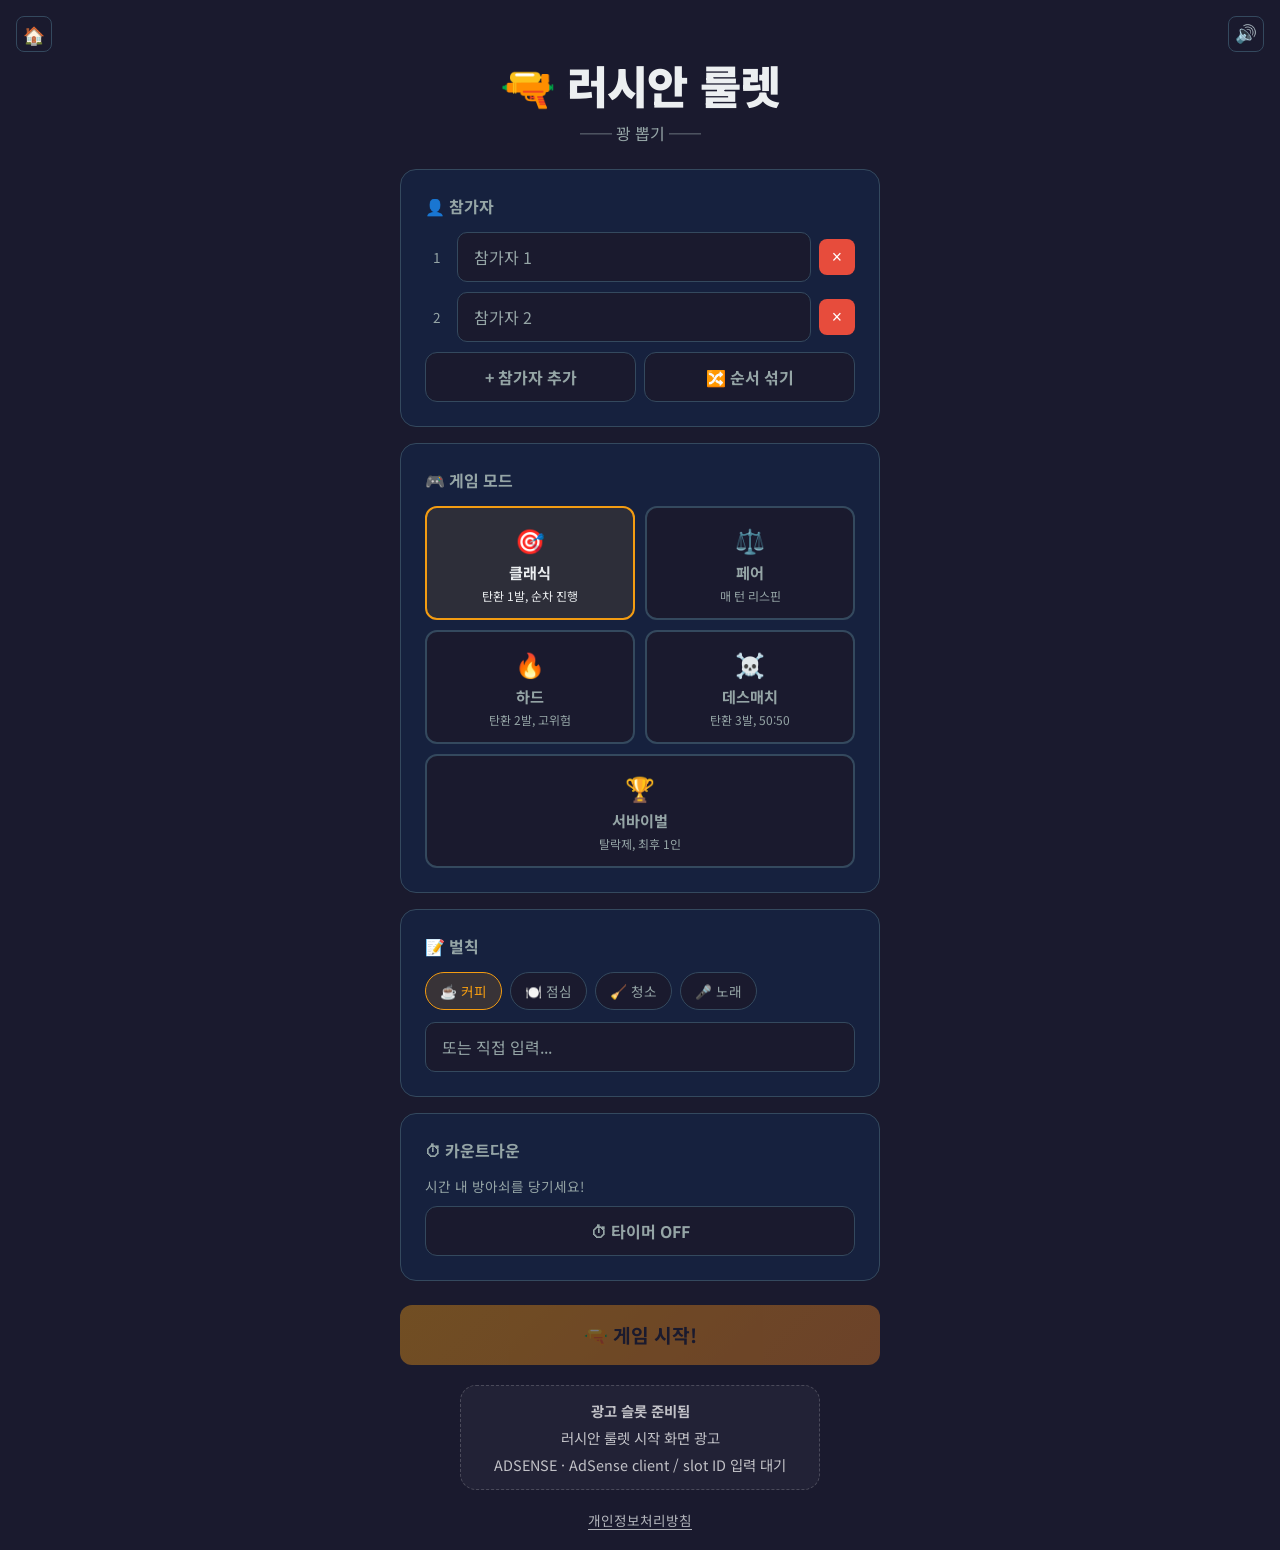
<file: russian-roulette/src/index.html>
<!DOCTYPE html>
<html lang="ko" data-page-key="russian-roulette" data-page-path="russian-roulette/src/index.html" data-og-image="shared/assets/og-default.svg">
<head>
  <meta charset="UTF-8">
  <meta name="viewport" content="width=device-width, initial-scale=1.0">
  <meta name="google-site-verification" content="REPLACE_WITH_GOOGLE_SITE_VERIFICATION">
  <meta name="naver-site-verification" content="REPLACE_WITH_NAVER_SITE_VERIFICATION">
  <title>러시안 룰렛 꽝 뽑기 | 벌칙 정하기, 랜덤 벌칙, 회식·MT 게임</title>
  <meta name="description" content="러시안 룰렛 꽝 뽑기는 벌칙 대상, 커피 사는 사람, 점심값 낼 사람을 랜덤하게 정하는 웹게임입니다. 클래식, 페어, 하드, 데스매치, 서바이벌 모드를 모바일과 PC에서 바로 플레이할 수 있습니다.">
  <meta name="keywords" content="꽝 뽑기, 벌칙 정하기, 랜덤 벌칙, 러시안 룰렛 게임, 회식 게임, MT 게임, 술자리 게임, 점심내기, 커피내기, 벌칙 게임, 랜덤 추첨, 파티 게임, 팀 빌딩 게임, 웹게임">
  <meta name="robots" content="index,follow,max-image-preview:large,max-snippet:-1,max-video-preview:-1">
  <meta name="theme-color" content="#7f1d1d">
  <meta name="application-name" content="러시안 룰렛 꽝 뽑기">
  <meta name="format-detection" content="telephone=no">
  <link rel="canonical" href="./index.html">
  <meta property="og:type" content="website">
  <meta property="og:locale" content="ko_KR">
  <meta property="og:site_name" content="룰렛 랜드">
  <meta property="og:title" content="러시안 룰렛 꽝 뽑기 | 벌칙 정하기, 랜덤 벌칙, 회식·MT 게임">
  <meta property="og:description" content="벌칙 대상, 커피 사는 사람, 점심값 낼 사람을 랜덤하게 정하는 웹게임입니다. 5가지 모드를 모바일과 PC에서 바로 플레이할 수 있습니다.">
  <meta property="og:url" content="./index.html">
  <meta property="og:image" content="../../shared/assets/og-default.svg">
  <meta name="twitter:card" content="summary_large_image">
  <meta name="twitter:title" content="러시안 룰렛 꽝 뽑기 | 벌칙 정하기, 랜덤 벌칙, 회식·MT 게임">
  <meta name="twitter:description" content="벌칙 대상, 커피 사는 사람, 점심값 낼 사람을 랜덤하게 정하는 웹게임입니다. 5가지 모드를 모바일과 PC에서 바로 플레이할 수 있습니다.">
  <meta name="twitter:url" content="./index.html">
  <meta name="twitter:image" content="../../shared/assets/og-default.svg">
  <link rel="preconnect" href="https://fonts.googleapis.com">
  <link rel="preconnect" href="https://fonts.gstatic.com" crossorigin>
  <link href="https://fonts.googleapis.com/css2?family=Noto+Sans+KR:wght@400;700;900&display=swap" rel="stylesheet">
  <link rel="stylesheet" href="../../advertisement/styles/integrations.css">
  <link rel="stylesheet" href="styles/main.css">
  <link rel="stylesheet" href="styles/animations.css">
  <link rel="stylesheet" href="styles/responsive.css">
  <script src="../../advertisement/scripts/site-config.js"></script>
  <script src="../../advertisement/scripts/site-integrations.js"></script>
</head>
<body>
  <!-- ===== 글로벌 네비게이션 ===== -->
  <a href="../../hub/index.html" class="btn-icon hub-home-float" title="룰렛 랜드로">🏠</a>
  <button id="sound-toggle" class="btn-icon sound-float" title="사운드 ON/OFF">🔊</button>

  <!-- ===== 시작 화면 ===== -->
  <section id="setup-screen" class="screen active">
    <div class="container">
      <header class="logo">
        <h1>🔫 러시안 룰렛</h1>
        <p class="subtitle">── 꽝 뽑기 ──</p>
      </header>

      <div class="card">
        <h2>👤 참가자</h2>
        <div id="player-list"></div>
        <div class="player-actions">
          <button id="add-player-btn" class="btn btn-secondary">+ 참가자 추가</button>
          <button id="shuffle-player-btn" class="btn btn-secondary">🔀 순서 섞기</button>
        </div>
      </div>

      <div class="card">
        <h2>🎮 게임 모드</h2>
        <div id="mode-selector" class="mode-grid">
          <button class="mode-card active" data-mode="classic" data-bullets="1">
            <span class="mode-icon">🎯</span>
            <span class="mode-name">클래식</span>
            <span class="mode-desc">탄환 1발, 순차 진행</span>
          </button>
          <button class="mode-card" data-mode="fair" data-bullets="1">
            <span class="mode-icon">⚖️</span>
            <span class="mode-name">페어</span>
            <span class="mode-desc">매 턴 리스핀</span>
          </button>
          <button class="mode-card" data-mode="hard" data-bullets="2">
            <span class="mode-icon">🔥</span>
            <span class="mode-name">하드</span>
            <span class="mode-desc">탄환 2발, 고위험</span>
          </button>
          <button class="mode-card" data-mode="deathmatch" data-bullets="3">
            <span class="mode-icon">☠️</span>
            <span class="mode-name">데스매치</span>
            <span class="mode-desc">탄환 3발, 50:50</span>
          </button>
          <button class="mode-card" data-mode="survival" data-bullets="1">
            <span class="mode-icon">🏆</span>
            <span class="mode-name">서바이벌</span>
            <span class="mode-desc">탈락제, 최후 1인</span>
          </button>
        </div>
      </div>

      <div class="card">
        <h2>📝 벌칙</h2>
        <div class="penalty-presets" id="penalty-presets">
          <button class="preset-btn active" data-penalty="☕ 커피 사기">☕ 커피</button>
          <button class="preset-btn" data-penalty="🍽️ 점심값 쏘기">🍽️ 점심</button>
          <button class="preset-btn" data-penalty="🧹 청소하기">🧹 청소</button>
          <button class="preset-btn" data-penalty="🎤 노래 부르기">🎤 노래</button>
        </div>
        <input type="text" id="penalty-input" class="input" placeholder="또는 직접 입력..." maxlength="30">
      </div>

      <div class="card" id="loser-count-card" style="display:none">
        <h2>💀 꽝 인원</h2>
        <p class="card-hint">몇 명을 꽝으로 정할까요?</p>
        <div class="loser-count-selector" id="loser-count-selector">
          <button class="loser-count-btn active" data-count="1">1명</button>
        </div>
      </div>

      <div class="card">
        <h2>⏱ 카운트다운</h2>
        <p class="card-hint">시간 내 방아쇠를 당기세요!</p>
        <button id="timer-toggle" class="btn btn-secondary timer-toggle-btn">⏱ 타이머 OFF</button>
      </div>

      <div id="duplicate-warning" class="warning hidden">⚠️ 중복된 이름이 있습니다!</div>
      <button id="start-btn" class="btn btn-primary btn-large" disabled>🔫 게임 시작!</button>
      <div class="ad-slot ad-slot--mobile" data-ad-key="roulette_setup" data-ad-label="러시안 룰렛 시작 화면 광고"></div>
      <p class="legal-link-row"><a href="../../advertisement/privacy-policy.html">개인정보처리방침</a></p>
    </div>
  </section>

  <!-- ===== 장전 화면 ===== -->
  <section id="loading-screen" class="screen">
    <div class="container center-content">
      <h2 class="loading-title">탄창 장전 중...</h2>
      <div id="loading-chamber" class="chamber-wrap loading">
        <div class="chamber">
          <div class="chamber-slot" data-index="0"></div>
          <div class="chamber-slot" data-index="1"></div>
          <div class="chamber-slot" data-index="2"></div>
          <div class="chamber-slot" data-index="3"></div>
          <div class="chamber-slot" data-index="4"></div>
          <div class="chamber-slot" data-index="5"></div>
          <div class="chamber-center"></div>
        </div>
      </div>
      <p class="loading-text">철컥... 철컥...</p>
    </div>
  </section>

  <!-- ===== 게임 화면 ===== -->
  <section id="game-screen" class="screen">
    <div class="container">
      <header class="game-header">
        <div class="game-title">🔫 러시안 룰렛</div>
        <div id="round-info" class="round-info">라운드 1</div>
      </header>

      <div class="ad-slot ad-slot--mobile" data-ad-key="roulette_game_top" data-ad-label="러시안 룰렛 본게임 상단 광고"></div>

      <div class="current-turn">
        <span class="turn-label">현재 차례</span>
        <span id="current-player" class="turn-player">🎯 ---</span>
        <span id="probability" class="turn-prob">확률: 1/6 (16.7%)</span>
      </div>

      <div id="game-chamber" class="chamber-wrap">
        <div class="chamber">
          <div class="chamber-slot" data-index="0"></div>
          <div class="chamber-slot" data-index="1"></div>
          <div class="chamber-slot" data-index="2"></div>
          <div class="chamber-slot" data-index="3"></div>
          <div class="chamber-slot" data-index="4"></div>
          <div class="chamber-slot" data-index="5"></div>
          <div class="chamber-center"></div>
        </div>
      </div>

      <div id="timer-bar" class="timer-bar hidden">
        <div id="timer-fill" class="timer-fill"></div>
        <span id="timer-text" class="timer-text">10</span>
      </div>

      <button id="trigger-btn" class="btn btn-trigger">🔫 방아쇠 당기기</button>

      <div class="player-status-list" id="player-status-list"></div>

      <div class="ad-slot ad-slot--mobile" data-ad-key="roulette_game_bottom" data-ad-label="러시안 룰렛 본게임 하단 광고"></div>
    </div>
  </section>

  <!-- ===== 생존 오버레이 ===== -->
  <div id="survive-overlay" class="overlay">
    <div class="overlay-content survive-content">
      <div class="survive-icon">✅</div>
      <h2 class="survive-title">찰칵!</h2>
      <p id="survive-player" class="survive-player">--- 생존!</p>
      <p id="survive-remaining" class="survive-remaining">잔여: 1/5 (20%)</p>
    </div>
  </div>

  <!-- ===== 꽝 오버레이 ===== -->
  <div id="bang-overlay" class="overlay">
    <div class="overlay-content bang-content">
      <div class="bang-icon">💥</div>
      <h2 class="bang-title">빵!!!</h2>
      <p id="bang-player" class="bang-player">💀 --- 꽝!</p>
    </div>
  </div>
  <!-- ===== 재장전 오버레이 ===== -->
  <div id="reload-overlay" class="overlay">
    <div class="overlay-content reload-content">
      <div class="reload-icon">🔄</div>
      <h2 class="reload-title">탄창 재장전!</h2>
      <p class="reload-text">다음 꽝을 찾습니다...</p>
    </div>
  </div>
  <!-- ===== 결과 화면 ===== -->
  <section id="result-screen" class="screen">
    <div class="container center-content">
      <div class="result-announcement">
        <div class="result-skull">💀</div>
        <h2 id="result-loser" class="result-loser">---</h2>
        <p id="result-penalty" class="result-penalty">벌칙: ---</p>
      </div>

      <div class="card">
        <h3>게임 결과</h3>
        <div id="result-list" class="result-list"></div>
      </div>

      <div class="ad-slot ad-slot--result" data-ad-key="roulette_result" data-ad-label="러시안 룰렛 결과 화면 광고"></div>

      <div class="action-buttons">
        <button id="retry-btn" class="btn btn-primary">🔄 다시 하기</button>
        <button id="home-btn" class="btn btn-secondary">🏠 처음으로</button>
      </div>

      <div class="share-buttons">
        <button id="share-copy-btn" class="btn btn-secondary">📋 결과 복사</button>
        <button id="share-kakao-btn" class="btn btn-secondary">📨 카카오톡 공유</button>
      </div>
    </div>
  </section>

  <script src="scripts/bundle.js" defer></script>
</body>
</html>
</file>
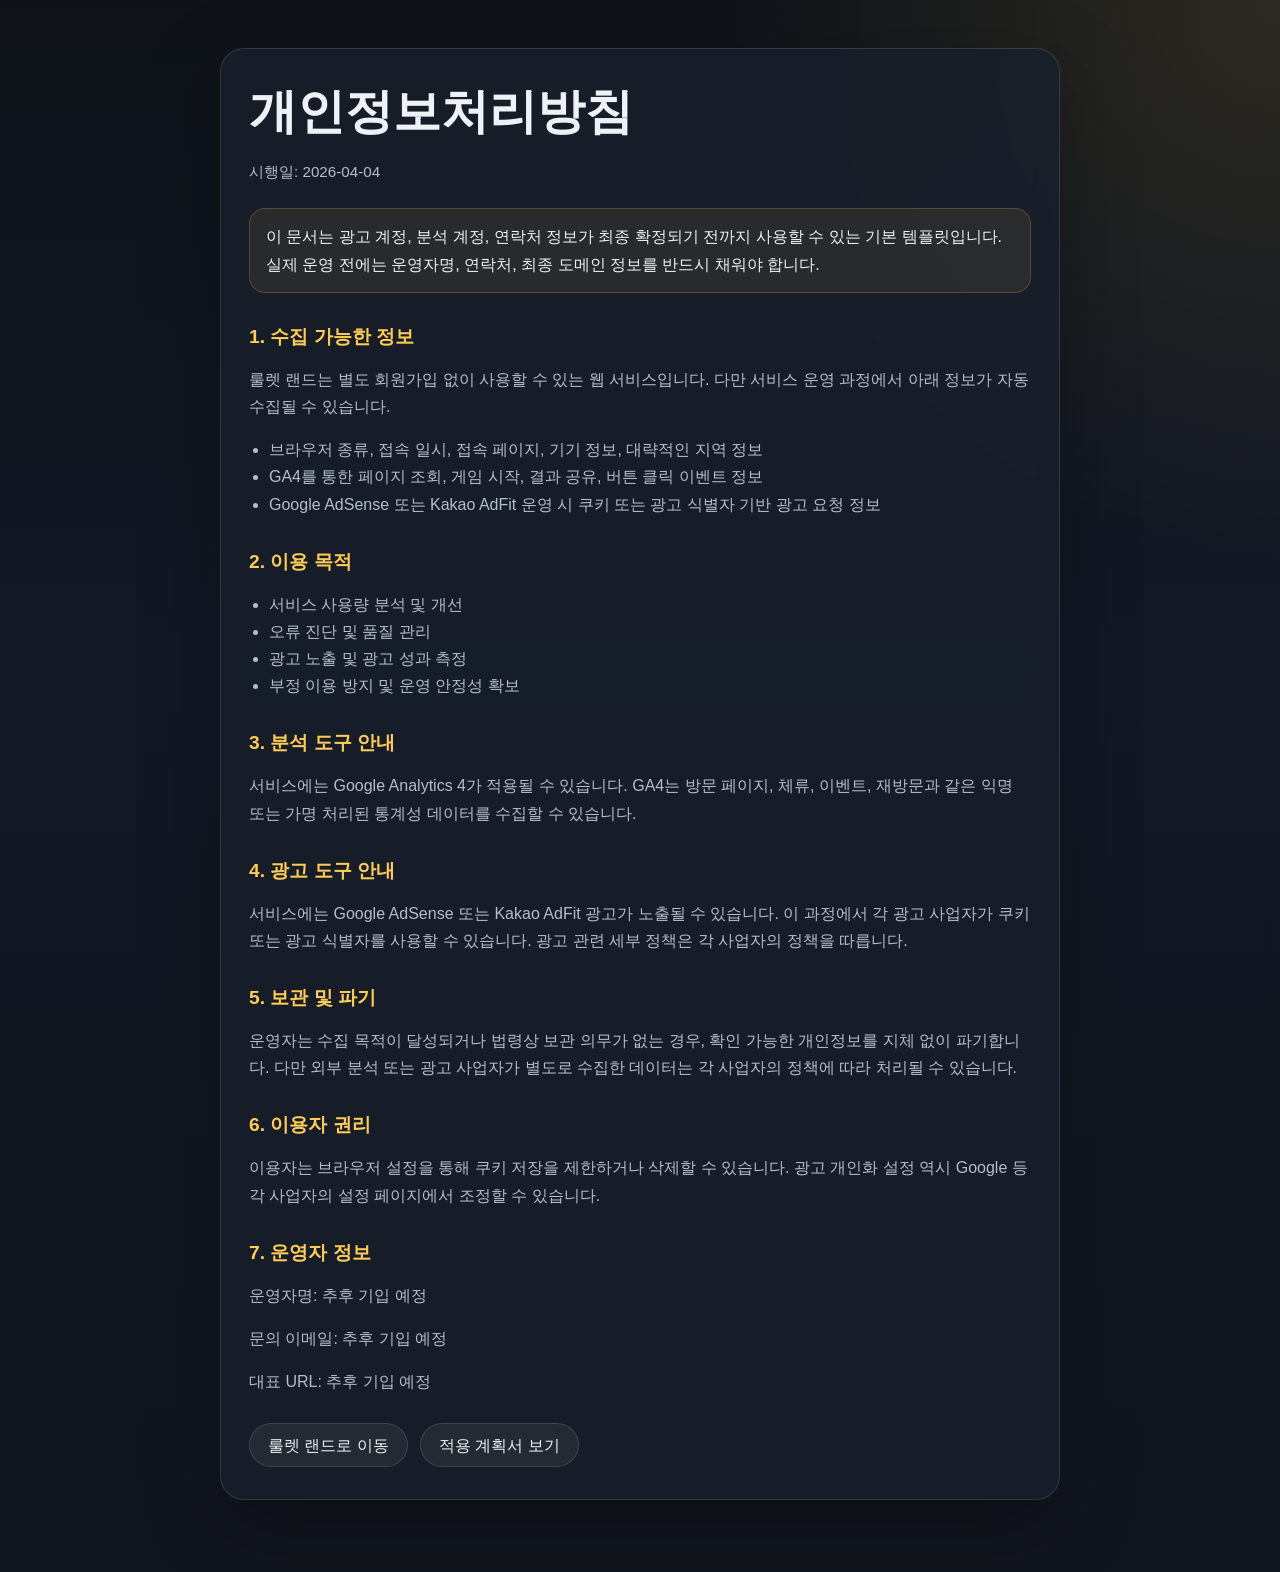
<file: advertisement/privacy-policy.html>
<!DOCTYPE html>
<html lang="ko" data-page-key="privacy-policy" data-page-path="advertisement/privacy-policy.html" data-og-image="shared/assets/og-default.svg">
<head>
  <meta charset="UTF-8">
  <meta name="viewport" content="width=device-width, initial-scale=1.0">
  <meta name="google-site-verification" content="REPLACE_WITH_GOOGLE_SITE_VERIFICATION">
  <meta name="naver-site-verification" content="REPLACE_WITH_NAVER_SITE_VERIFICATION">
  <title>개인정보처리방침 | 룰렛 랜드</title>
  <meta name="description" content="룰렛 랜드의 개인정보처리방침입니다. GA4, 광고 스크립트, 쿠키 및 로그성 데이터 처리 기준을 안내합니다.">
  <meta name="keywords" content="개인정보처리방침, GA4, 구글 애드센스, 카카오 애드핏, 쿠키 정책, 룰렛 랜드">
  <meta name="robots" content="index,follow,max-image-preview:large,max-snippet:-1,max-video-preview:-1">
  <meta name="theme-color" content="#10131a">
  <meta name="application-name" content="룰렛 랜드">
  <meta name="format-detection" content="telephone=no">
  <link rel="canonical" href="./privacy-policy.html">
  <meta property="og:type" content="website">
  <meta property="og:locale" content="ko_KR">
  <meta property="og:site_name" content="룰렛 랜드">
  <meta property="og:title" content="개인정보처리방침 | 룰렛 랜드">
  <meta property="og:description" content="룰렛 랜드 서비스에서 수집될 수 있는 접속 로그, GA4 이벤트, 광고 쿠키 처리 방침을 안내합니다.">
  <meta property="og:url" content="./privacy-policy.html">
  <meta property="og:image" content="../shared/assets/og-default.svg">
  <meta name="twitter:card" content="summary_large_image">
  <meta name="twitter:title" content="개인정보처리방침 | 룰렛 랜드">
  <meta name="twitter:description" content="룰렛 랜드 서비스에서 수집될 수 있는 접속 로그, GA4 이벤트, 광고 쿠키 처리 방침을 안내합니다.">
  <meta name="twitter:url" content="./privacy-policy.html">
  <meta name="twitter:image" content="../shared/assets/og-default.svg">
  <link rel="stylesheet" href="styles/integrations.css">
  <script src="scripts/site-config.js"></script>
  <script src="scripts/site-integrations.js"></script>
  <style>
    :root {
      color-scheme: dark;
      --bg: #0f1319;
      --panel: #18202b;
      --text: #eef2f7;
      --muted: #b3becd;
      --line: rgba(255, 255, 255, 0.12);
      --accent: #ffcd56;
    }

    * { box-sizing: border-box; }

    body {
      margin: 0;
      font-family: 'Noto Sans KR', -apple-system, BlinkMacSystemFont, sans-serif;
      background:
        radial-gradient(circle at top right, rgba(255, 205, 86, 0.12), transparent 28%),
        linear-gradient(180deg, #0f1319, #121825 42%, #11151d);
      color: var(--text);
      line-height: 1.7;
    }

    .policy-shell {
      max-width: 880px;
      margin: 0 auto;
      padding: 48px 20px 72px;
    }

    .policy-card {
      background: rgba(24, 32, 43, 0.84);
      border: 1px solid var(--line);
      border-radius: 24px;
      padding: 32px 28px;
      backdrop-filter: blur(12px);
      box-shadow: 0 24px 80px rgba(0, 0, 0, 0.28);
    }

    h1, h2 { line-height: 1.3; }

    h1 {
      margin: 0 0 10px;
      font-size: clamp(2rem, 4vw, 3rem);
    }

    h2 {
      margin-top: 32px;
      font-size: 1.2rem;
      color: var(--accent);
    }

    p, li { color: var(--muted); }

    a {
      color: var(--text);
      text-decoration-thickness: 2px;
      text-underline-offset: 4px;
    }

    .policy-meta {
      margin-bottom: 24px;
      color: var(--muted);
      font-size: 0.95rem;
    }

    .policy-note {
      padding: 14px 16px;
      border-radius: 16px;
      border: 1px solid rgba(255, 205, 86, 0.2);
      background: rgba(255, 205, 86, 0.08);
      color: var(--text);
    }

    ul {
      padding-left: 20px;
    }

    .policy-actions {
      margin-top: 28px;
      display: flex;
      gap: 12px;
      flex-wrap: wrap;
    }

    .policy-link {
      display: inline-flex;
      align-items: center;
      justify-content: center;
      min-height: 44px;
      padding: 0 18px;
      border-radius: 999px;
      border: 1px solid var(--line);
      background: rgba(255, 255, 255, 0.06);
      text-decoration: none;
    }
  </style>
</head>
<body>
  <main class="policy-shell">
    <section class="policy-card">
      <h1>개인정보처리방침</h1>
      <p class="policy-meta">시행일: 2026-04-04</p>
      <p class="policy-note">이 문서는 광고 계정, 분석 계정, 연락처 정보가 최종 확정되기 전까지 사용할 수 있는 기본 템플릿입니다. 실제 운영 전에는 운영자명, 연락처, 최종 도메인 정보를 반드시 채워야 합니다.</p>

      <h2>1. 수집 가능한 정보</h2>
      <p>룰렛 랜드는 별도 회원가입 없이 사용할 수 있는 웹 서비스입니다. 다만 서비스 운영 과정에서 아래 정보가 자동 수집될 수 있습니다.</p>
      <ul>
        <li>브라우저 종류, 접속 일시, 접속 페이지, 기기 정보, 대략적인 지역 정보</li>
        <li>GA4를 통한 페이지 조회, 게임 시작, 결과 공유, 버튼 클릭 이벤트 정보</li>
        <li>Google AdSense 또는 Kakao AdFit 운영 시 쿠키 또는 광고 식별자 기반 광고 요청 정보</li>
      </ul>

      <h2>2. 이용 목적</h2>
      <ul>
        <li>서비스 사용량 분석 및 개선</li>
        <li>오류 진단 및 품질 관리</li>
        <li>광고 노출 및 광고 성과 측정</li>
        <li>부정 이용 방지 및 운영 안정성 확보</li>
      </ul>

      <h2>3. 분석 도구 안내</h2>
      <p>서비스에는 Google Analytics 4가 적용될 수 있습니다. GA4는 방문 페이지, 체류, 이벤트, 재방문과 같은 익명 또는 가명 처리된 통계성 데이터를 수집할 수 있습니다.</p>

      <h2>4. 광고 도구 안내</h2>
      <p>서비스에는 Google AdSense 또는 Kakao AdFit 광고가 노출될 수 있습니다. 이 과정에서 각 광고 사업자가 쿠키 또는 광고 식별자를 사용할 수 있습니다. 광고 관련 세부 정책은 각 사업자의 정책을 따릅니다.</p>

      <h2>5. 보관 및 파기</h2>
      <p>운영자는 수집 목적이 달성되거나 법령상 보관 의무가 없는 경우, 확인 가능한 개인정보를 지체 없이 파기합니다. 다만 외부 분석 또는 광고 사업자가 별도로 수집한 데이터는 각 사업자의 정책에 따라 처리될 수 있습니다.</p>

      <h2>6. 이용자 권리</h2>
      <p>이용자는 브라우저 설정을 통해 쿠키 저장을 제한하거나 삭제할 수 있습니다. 광고 개인화 설정 역시 Google 등 각 사업자의 설정 페이지에서 조정할 수 있습니다.</p>

      <h2>7. 운영자 정보</h2>
      <p>운영자명: 추후 기입 예정</p>
      <p>문의 이메일: 추후 기입 예정</p>
      <p>대표 URL: 추후 기입 예정</p>

      <div class="policy-actions">
        <a class="policy-link" href="../hub/index.html">룰렛 랜드로 이동</a>
        <a class="policy-link" href="../SEO-GA4-%EA%B4%91%EA%B3%A0-%EC%A0%81%EC%9A%A9-%EA%B3%84%ED%9A%8D%EC%84%9C.md">적용 계획서 보기</a>
      </div>
    </section>
  </main>
</body>
</html>
</file>
<file: advertisement/styles/integrations.css>
.ad-slot {
  display: none;
  width: 100%;
  margin: 20px auto;
}

.ad-slot.is-active,
.ad-slot.is-placeholder {
  display: flex;
  align-items: center;
  justify-content: center;
}

.ad-slot.is-active {
  min-height: 90px;
}

.ad-slot.is-placeholder {
  min-height: 90px;
  padding: 14px;
  border: 1px dashed rgba(255, 255, 255, 0.18);
  border-radius: 16px;
  background: rgba(255, 255, 255, 0.04);
  color: rgba(255, 255, 255, 0.72);
  text-align: center;
}

.ad-slot__placeholder {
  display: flex;
  flex-direction: column;
  gap: 6px;
  font-size: 0.9rem;
}

.ad-slot--banner {
  max-width: 728px;
}

.ad-slot--result,
.ad-slot--mobile {
  max-width: 360px;
}

.legal-link-row {
  margin-top: 12px;
  text-align: center;
  font-size: 0.85rem;
}

.legal-link-row a {
  color: inherit;
  opacity: 0.72;
  text-decoration: underline;
  text-underline-offset: 3px;
}

@media (max-width: 768px) {
  .ad-slot {
    margin: 16px auto;
  }

  .ad-slot.is-active,
  .ad-slot.is-placeholder {
    min-height: 100px;
  }

  .ad-slot--banner,
  .ad-slot--result,
  .ad-slot--mobile {
    max-width: 100%;
  }
}
</file>
<file: hub/styles/hub.css>
/* ===== 룰렛 랜드 허브 CSS ===== */

:root {
  --bg: #0a0a0f;
  --bg-card: #14141f;
  --border: #2a2a3a;
  --text: #e8e8f0;
  --text-dim: #8888aa;
  --accent: #ffd700;
  --coffee: #6F4E37;
  --coffee-glow: rgba(111, 78, 55, 0.4);
  --roulette: #c0392b;
  --roulette-glow: rgba(192, 57, 43, 0.4);
  --poor: #39FF14;
  --poor-glow: rgba(57, 255, 20, 0.35);
  --voca: #00F0FF;
  --voca-glow: rgba(0, 240, 255, 0.35);
  --coming: #555;
  --radius: 16px;
  --transition: 0.3s ease;
}

* { margin: 0; padding: 0; box-sizing: border-box; }

body {
  font-family: 'Noto Sans KR', -apple-system, BlinkMacSystemFont, sans-serif;
  background: var(--bg);
  color: var(--text);
  min-height: 100vh;
  overflow-x: hidden;
}

/* ===== Background Particles ===== */
body::before {
  content: '';
  position: fixed;
  inset: 0;
  background:
    radial-gradient(circle at 20% 30%, rgba(255, 215, 0, 0.04) 0%, transparent 50%),
    radial-gradient(circle at 80% 70%, rgba(192, 57, 43, 0.04) 0%, transparent 50%);
  pointer-events: none;
  z-index: 0;
}

/* ===== Hub Layout ===== */
.hub {
  position: relative;
  z-index: 1;
  max-width: 960px;
  margin: 0 auto;
  padding: 60px 24px 40px;
  min-height: 100vh;
  display: flex;
  flex-direction: column;
}

/* ===== Header ===== */
.hub-header {
  text-align: center;
  margin-bottom: 48px;
}

.hub-title {
  font-size: 2.8rem;
  font-weight: 900;
  letter-spacing: -1px;
  background: linear-gradient(135deg, var(--accent) 0%, #ffaa00 50%, var(--accent) 100%);
  background-size: 200% auto;
  -webkit-background-clip: text;
  -webkit-text-fill-color: transparent;
  background-clip: text;
  animation: shimmer 3s ease-in-out infinite;
}

@keyframes shimmer {
  0%, 100% { background-position: 0% center; }
  50% { background-position: 200% center; }
}

.hub-subtitle {
  margin-top: 8px;
  font-size: 1rem;
  color: var(--text-dim);
  letter-spacing: 2px;
}

/* ===== Game Grid ===== */
.game-grid {
  display: grid;
  grid-template-columns: repeat(3, 1fr);
  gap: 16px;
  flex: 1;
}

.row-label {
  grid-column: 1 / -1;
  display: flex;
  align-items: center;
  gap: 8px;
  font-size: 0.75rem;
  font-weight: 700;
  letter-spacing: 3px;
  text-transform: uppercase;
  color: var(--text-dim);
  padding: 4px 0 2px;
  border-bottom: 1px solid var(--border);
}

.row-label + .row-label {
  margin-top: 8px;
}

/* ===== Game Card ===== */
.game-card {
  position: relative;
  display: flex;
  flex-direction: column;
  align-items: center;
  text-align: center;
  padding: 36px 24px 28px;
  background: var(--bg-card);
  border: 1px solid var(--border);
  border-radius: var(--radius);
  text-decoration: none;
  color: var(--text);
  overflow: hidden;
  transition: transform var(--transition), border-color var(--transition), box-shadow var(--transition);
  cursor: pointer;
}

.game-card:hover {
  transform: translateY(-6px);
  border-color: var(--accent);
  box-shadow: 0 12px 40px rgba(0, 0, 0, 0.4);
}

/* Glow effect */
.card-glow {
  position: absolute;
  top: -40%;
  left: 50%;
  transform: translateX(-50%);
  width: 160%;
  height: 80%;
  border-radius: 50%;
  opacity: 0;
  transition: opacity var(--transition);
  pointer-events: none;
}

.game-card:hover .card-glow {
  opacity: 1;
}

.card-coffee .card-glow {
  background: radial-gradient(ellipse, var(--coffee-glow), transparent 70%);
}

.card-roulette .card-glow {
  background: radial-gradient(ellipse, var(--roulette-glow), transparent 70%);
}

.card-poor .card-glow {
  background: radial-gradient(ellipse, var(--poor-glow), transparent 70%);
}

.card-voca .card-glow {
  background: radial-gradient(ellipse, var(--voca-glow), transparent 70%);
}

.card-coffee:hover { border-color: var(--coffee); }
.card-roulette:hover { border-color: var(--roulette); }
.card-poor:hover { border-color: var(--poor); }
.card-voca:hover { border-color: var(--voca); }

/* Icon */
.card-icon {
  font-size: 3.5rem;
  margin-bottom: 16px;
  position: relative;
  z-index: 1;
  transition: transform var(--transition);
}

.game-card:hover .card-icon {
  transform: scale(1.15);
}

/* Body */
.card-body {
  position: relative;
  z-index: 1;
}

.card-title {
  font-size: 1.4rem;
  font-weight: 900;
  margin-bottom: 6px;
}

.card-desc {
  font-size: 0.85rem;
  color: var(--text-dim);
  margin-bottom: 14px;
}

/* Tags */
.card-tags {
  list-style: none;
  display: flex;
  gap: 8px;
  justify-content: center;
  flex-wrap: wrap;
}

.card-tags li {
  font-size: 0.7rem;
  padding: 3px 10px;
  border-radius: 20px;
  background: rgba(255, 255, 255, 0.06);
  border: 1px solid rgba(255, 255, 255, 0.08);
  color: var(--text-dim);
}

/* Arrow */
.card-arrow {
  position: absolute;
  bottom: 12px;
  right: 16px;
  font-size: 1.2rem;
  color: var(--text-dim);
  opacity: 0;
  transform: translateX(-8px);
  transition: opacity var(--transition), transform var(--transition);
}

.game-card:hover .card-arrow {
  opacity: 1;
  transform: translateX(0);
}

/* Coming Soon */
.card-coming {
  cursor: default;
  opacity: 0.45;
  border-style: dashed;
}

.card-coming:hover {
  transform: none;
  border-color: var(--border);
  box-shadow: none;
}

/* ===== Footer ===== */
.hub-footer {
  text-align: center;
  margin-top: 48px;
  padding-top: 24px;
  border-top: 1px solid var(--border);
}

.hub-footer p {
  font-size: 0.75rem;
  color: var(--text-dim);
}

.hub-legal-links {
  margin-top: 10px;
}

.hub-legal-links a {
  color: var(--text-dim);
  text-decoration: underline;
  text-underline-offset: 4px;
}

/* ===== Responsive ===== */
@media (max-width: 640px) {
  .hub {
    padding: 40px 16px 32px;
  }

  .hub-title {
    font-size: 2rem;
  }

  .game-grid {
    grid-template-columns: repeat(2, 1fr);
    gap: 12px;
  }
}

@media (max-width: 400px) {
  .game-grid {
    grid-template-columns: 1fr;
  }

  .card-icon {
    font-size: 2.8rem;
  }

  .card-title {
    font-size: 1.2rem;
  }
}
</file>
<file: src/styles/main.css>
/* ========================================
   Design Tokens (DOC-04 UI/UX 기반)
   ======================================== */

:root {
  /* Primary (커피 브라운) */
  --color-primary: #6F4E37;
  --color-primary-light: #A67B5B;
  --color-primary-dark: #3E2723;

  /* Accent (골드) */
  --color-accent: #FFD700;
  --color-accent-glow: #FFF8DC;

  /* Semantic */
  --color-success: #4CAF50;
  --color-danger: #F44336;
  --color-info: #2196F3;

  /* Neutral */
  --color-bg: #FDF5E6;
  --color-surface: #FFFFFF;
  --color-text: #2C1810;
  --color-text-muted: #8D6E63;

  /* Spacing */
  --spacing-xs: 4px;
  --spacing-sm: 8px;
  --spacing-md: 16px;
  --spacing-lg: 24px;
  --spacing-xl: 32px;
  --spacing-2xl: 48px;

  /* Radius */
  --radius-sm: 8px;
  --radius-md: 12px;
  --radius-lg: 16px;
  --radius-full: 9999px;
}

/* ========================================
   Reset & Base
   ======================================== */

*, *::before, *::after {
  box-sizing: border-box;
  margin: 0;
  padding: 0;
}

body {
  font-family: 'Pretendard', 'Noto Sans KR', -apple-system, BlinkMacSystemFont, sans-serif;
  font-size: 16px;
  line-height: 1.5;
  color: var(--color-text);
  background: var(--color-bg);
  min-height: 100dvh;
  overflow-x: hidden;
}

#app {
  position: relative;
  max-width: 480px;
  margin: 0 auto;
  min-height: 100dvh;
}

/* ========================================
   Screens
   ======================================== */

.screen {
  display: none;
  min-height: 100dvh;
  padding: var(--spacing-lg);
}

.screen.active {
  display: flex;
  align-items: center;
  justify-content: center;
}

.container {
  width: 100%;
}

/* ========================================
   Start Screen
   ======================================== */

.title-area {
  text-align: center;
  margin-bottom: var(--spacing-2xl);
}

.logo {
  font-size: 64px;
  margin-bottom: var(--spacing-sm);
}

.title-area h1 {
  font-size: 28px;
  font-weight: 800;
  color: var(--color-primary-dark);
  letter-spacing: 2px;
  line-height: 1.2;
}

.subtitle {
  font-size: 14px;
  color: var(--color-text-muted);
  margin-top: var(--spacing-xs);
}

/* Player Input */
.player-input-area {
  margin-bottom: var(--spacing-xl);
}

.input-group {
  display: flex;
  gap: var(--spacing-sm);
  margin-bottom: var(--spacing-sm);
}

.player-count {
  font-size: 12px;
  font-weight: 700;
  color: var(--color-text-muted);
  text-align: right;
  margin-bottom: var(--spacing-sm);
  transition: color 0.2s;
}

.player-count.count-ready {
  color: var(--color-success);
}

.player-count.count-full {
  color: var(--color-danger);
}

.player-count.count-shake {
  animation: shake-heavy 0.4s ease-in-out;
}

.input-group input {
  flex: 1;
  padding: var(--spacing-sm) var(--spacing-md);
  border: 2px solid var(--color-primary-light);
  border-radius: var(--radius-sm);
  font-size: 16px;
  font-family: inherit;
  background: var(--color-surface);
  outline: none;
  transition: border-color 0.2s;
}

.input-group input:focus {
  border-color: var(--color-primary);
  outline: 2px solid transparent;
  outline-offset: 2px;
}

/* Player List */
.player-list {
  list-style: none;
  display: flex;
  flex-direction: column;
  gap: var(--spacing-sm);
}

.player-list li {
  display: flex;
  align-items: center;
  justify-content: space-between;
  background: var(--color-surface);
  padding: var(--spacing-sm) var(--spacing-md);
  border-radius: var(--radius-sm);
  border: 1px solid #e0d5c9;
}

.player-list li .player-name {
  font-weight: 500;
}

.player-list li .remove-btn {
  background: none;
  border: none;
  font-size: 18px;
  cursor: pointer;
  color: var(--color-danger);
  padding: 0 var(--spacing-xs);
  line-height: 1;
}

/* ========================================
   Buttons
   ======================================== */

.btn {
  display: inline-flex;
  align-items: center;
  justify-content: center;
  gap: var(--spacing-sm);
  padding: var(--spacing-sm) var(--spacing-lg);
  border: none;
  border-radius: var(--radius-md);
  font-size: 18px;
  font-weight: 700;
  font-family: inherit;
  cursor: pointer;
  transition: transform 0.1s, opacity 0.2s;
  -webkit-tap-highlight-color: transparent;
}

.btn:active {
  transform: scale(0.95);
}

.btn:focus-visible {
  outline: 3px solid var(--color-info);
  outline-offset: 2px;
}

.btn:disabled {
  opacity: 0.4;
  cursor: not-allowed;
  transform: none;
}

.btn-primary {
  background: linear-gradient(135deg, var(--color-accent), #FFA500);
  color: var(--color-primary-dark);
  width: 100%;
  height: 56px;
  padding: 0 var(--spacing-lg);
  font-size: 20px;
  box-shadow: 0 4px 16px rgba(255, 215, 0, 0.3);
}

.btn-primary:hover:not(:disabled) {
  box-shadow: 0 6px 24px rgba(255, 215, 0, 0.5);
}

.btn-secondary {
  background: var(--color-primary);
  color: white;
}

.btn-ghost {
  background: var(--color-primary);
  color: white;
  border: 1px solid var(--color-primary-light);
  width: 100%;
  height: 56px;
  padding: 0 var(--spacing-lg);
  font-size: 20px;
}

.btn-spin {
  width: 100%;
  padding: var(--spacing-md);
  font-size: 24px;
  background: linear-gradient(135deg, var(--color-accent), #FFA500);
  color: var(--color-primary-dark);
  box-shadow: 0 4px 16px rgba(255, 215, 0, 0.3);
  margin-top: var(--spacing-lg);
}

.btn-danger {
  background: linear-gradient(135deg, var(--color-danger), #D32F2F);
  color: white;
}

/* ========================================
   Game Screen
   ======================================== */

.game-header {
  display: flex;
  justify-content: space-between;
  align-items: center;
  margin-bottom: var(--spacing-lg);
  font-size: 14px;
  color: var(--color-text-muted);
  gap: var(--spacing-xs);
}

.game-header strong {
  color: var(--color-primary-dark);
}

.round-info {
  display: inline-block;
  padding: 4px 12px;
  border-radius: var(--radius-full);
  font-size: 12px;
  font-weight: 800;
  letter-spacing: 0.5px;
  white-space: nowrap;
  background: #dbeafe;
  color: #1e40af;
  border: 2px solid #3b82f6;
}

.turn-info {
  display: inline-block;
  padding: 4px 12px;
  border-radius: var(--radius-full);
  font-size: 12px;
  font-weight: 800;
  letter-spacing: 0.5px;
  white-space: nowrap;
  background: #e0e7ff;
  color: #3730a3;
  border: 2px solid #6366f1;
}

.turn-info strong {
  color: inherit;
}

/* ========================================
   Scoreboard
   ======================================== */

.scoreboard {
  margin-top: var(--spacing-xl);
  background: var(--color-surface);
  border-radius: var(--radius-md);
  padding: var(--spacing-md);
  border: 1px solid #e0d5c9;
}

.scoreboard h3 {
  font-size: 14px;
  color: var(--color-text-muted);
  margin-bottom: var(--spacing-sm);
  text-align: center;
}

#score-list {
  list-style: none;
  display: flex;
  flex-direction: column;
  gap: var(--spacing-xs);
}

#score-list li {
  display: flex;
  justify-content: space-between;
  align-items: center;
  padding: var(--spacing-xs) var(--spacing-sm);
  border-radius: var(--radius-sm);
  font-size: 14px;
  transition: background 0.2s;
}

#score-list li.current-turn {
  background: var(--color-accent-glow);
  font-weight: 700;
}

#score-list li.has-result {
  opacity: 0.7;
}

.score-player-name {
  flex: 1;
}

.score-detail {
  display: flex;
  align-items: center;
  gap: var(--spacing-sm);
}

.score-match {
  font-size: 11px;
  font-weight: 700;
  padding: 2px 6px;
  border-radius: var(--radius-full);
  background: var(--color-accent-glow);
  color: var(--color-primary-dark);
  white-space: nowrap;
}

#score-list li .score-value {
  font-family: 'JetBrains Mono', 'Fira Code', monospace;
  font-weight: 700;
  white-space: nowrap;
}

/* ========================================
   Sudden Death
   ======================================== */

.sudden-death-header {
  text-align: center;
  margin-bottom: var(--spacing-xl);
}

.sudden-death-header h2 {
  font-size: 28px;
  color: var(--color-danger);
}

.sd-round-badge {
  display: inline-block;
  margin-top: var(--spacing-sm);
  padding: 4px 14px;
  border-radius: var(--radius-full);
  font-size: 13px;
  font-weight: 800;
  background: #fde8e8;
  color: #991b1b;
  border: 2px solid var(--color-danger);
}

.matchup {
  text-align: center;
  font-size: 20px;
  font-weight: 700;
  margin-bottom: var(--spacing-lg);
  color: var(--color-primary-dark);
}

/* ========================================
   Result Screen
   ======================================== */

.result-title {
  text-align: center;
  font-size: 28px;
  margin-bottom: var(--spacing-md);
}

.ranking-list {
  list-style: none;
  display: flex;
  flex-direction: column;
  gap: var(--spacing-sm);
  margin-bottom: var(--spacing-xl);
}

.ranking-list li {
  display: flex;
  align-items: center;
  gap: var(--spacing-md);
  background: var(--color-surface);
  padding: var(--spacing-md);
  border-radius: var(--radius-md);
  border: 1px solid #e0d5c9;
}

.ranking-list li .rank-badge {
  font-size: 24px;
  min-width: 36px;
  text-align: center;
}

.ranking-list li .rank-info {
  flex: 1;
}

.ranking-list li .rank-name {
  font-weight: 700;
  font-size: 16px;
}

.ranking-list li .rank-detail {
  display: flex;
  align-items: center;
  gap: var(--spacing-sm);
}

.ranking-list li .rank-symbols {
  font-size: 20px;
  letter-spacing: 2px;
}

.ranking-list li .rank-match-type {
  font-size: 11px;
  font-weight: 700;
  padding: 2px 6px;
  border-radius: var(--radius-full);
  background: var(--color-accent-glow);
  color: var(--color-primary-dark);
}

.ranking-list li .rank-score {
  font-family: 'JetBrains Mono', 'Fira Code', monospace;
  font-size: 20px;
  font-weight: 700;
  color: var(--color-primary);
}

/* 패자 강조 */
.ranking-list li.rank-loser {
  border-color: var(--color-danger);
  background: #FFF5F5;
  box-shadow: 0 0 8px rgba(244, 67, 54, 0.15);
}

.ranking-list li.rank-loser .rank-score {
  color: var(--color-danger);
}

/* Loser Announce */
.loser-announce {
  text-align: center;
  background: linear-gradient(135deg, #FFF3E0, #FFE0B2);
  border: 3px solid var(--color-accent);
  border-radius: var(--radius-lg);
  padding: var(--spacing-xl);
  margin-bottom: var(--spacing-xl);
}

.loser-text {
  font-size: 24px;
  font-weight: 700;
  color: var(--color-primary-dark);
  line-height: 1.4;
}

/* ========================================
   Toggle Button (Rule)
   ======================================== */

.toggle-row {
  display: flex;
  align-items: center;
  justify-content: center;
  gap: var(--spacing-sm);
  width: 100%;
  height: 56px;
  padding: 0 var(--spacing-md);
  background: var(--color-surface);
  border: 2px solid var(--color-primary-light);
  border-radius: var(--radius-md);
}

.toggle-label {
  font-size: 14px;
  font-weight: 700;
  color: var(--color-primary-dark);
  white-space: nowrap;
}

.toggle-btn {
  display: inline-flex;
  background: var(--color-surface);
  border: 2px solid var(--color-primary-light);
  border-radius: var(--radius-full);
  padding: 3px;
  cursor: pointer;
  font-family: inherit;
  gap: 0;
}

.toggle-option {
  display: inline-block;
  padding: 6px 14px;
  border-radius: var(--radius-full);
  font-size: 13px;
  font-weight: 700;
  color: var(--color-text-muted);
  transition: background 0.2s, color 0.2s;
  user-select: none;
}

.toggle-option.active {
  background: var(--color-primary);
  color: white;
}

/* ========================================
   Game Mode Badge
   ======================================== */

.mode-badge {
  display: inline-block;
  padding: 4px 12px;
  border-radius: var(--radius-full);
  font-size: 12px;
  font-weight: 800;
  letter-spacing: 0.5px;
  text-align: center;
  white-space: nowrap;
}

.mode-badge.mode-last {
  background: #fef3c7;
  color: #92400e;
  border: 2px solid #f59e0b;
}

.mode-badge.mode-first {
  background: #fde8e8;
  color: #991b1b;
  border: 2px solid #ef4444;
}

.mode-badge-result {
  margin-bottom: var(--spacing-md);
  font-size: 14px;
  padding: 6px 16px;
}

/* ========================================
   Score Reference (Game Screen)
   ======================================== */

.score-ref {
  display: flex;
  justify-content: center;
  gap: var(--spacing-sm);
  margin-bottom: var(--spacing-md);
  padding: var(--spacing-xs) var(--spacing-sm);
  background: var(--color-surface);
  border-radius: var(--radius-sm);
  border: 1px solid #e0d5c9;
}

.score-ref-item {
  display: flex;
  flex-direction: column;
  align-items: center;
  font-size: 24px;
  line-height: 1;
}

.score-ref-item small {
  font-size: 10px;
  font-weight: 700;
  color: var(--color-text-muted);
  margin-top: 2px;
  white-space: nowrap;
}

.action-area {
  display: flex;
  flex-direction: column;
  gap: var(--spacing-md);
}

.action-area .btn {
  width: 100%;
}

/* 결과 화면의 버튼은 가로 배치 */
#result-screen .action-area {
  flex-direction: row;
}

/* ========================================
   Mute Toggle
   ======================================== */

.mute-toggle {
  position: fixed;
  top: var(--spacing-md);
  right: var(--spacing-md);
  width: 44px;
  height: 44px;
  border-radius: var(--radius-full);
  border: 1px solid #e0d5c9;
  background: var(--color-surface);
  font-size: 20px;
  cursor: pointer;
  z-index: 100;
  display: flex;
  align-items: center;
  justify-content: center;
}

/* ========================================
   Responsive
   ======================================== */

@media (min-width: 768px) {
  #app {
    max-width: 560px;
  }
  .title-area h1 {
    font-size: 36px;
  }
  .logo {
    font-size: 80px;
  }
}

@media (max-width: 374px) {
  .title-area h1 {
    font-size: 22px;
  }
  .logo {
    font-size: 48px;
  }
  .btn-spin {
    font-size: 20px;
  }
}

/* ========================================
   Result Popup (스핀 결과 오버레이)
   ======================================== */

.result-popup {
  position: fixed;
  top: 0; left: 0; right: 0; bottom: 0;
  display: flex;
  flex-direction: column;
  align-items: center;
  justify-content: center;
  background: rgba(0, 0, 0, 0.75);
  z-index: 50;
  color: white;
  text-align: center;
  cursor: pointer;
  backdrop-filter: blur(4px);
  -webkit-backdrop-filter: blur(4px);
}

.result-popup.popup-dismiss {
  transition: opacity 0.2s;
  opacity: 0;
}

.popup-card {
  background: rgba(30, 20, 15, 0.95);
  border-radius: 20px;
  padding: 32px 28px;
  max-width: 320px;
  width: 90%;
  animation: scale-up 0.4s cubic-bezier(0.34, 1.56, 0.64, 1);
}

.popup-tier-jackpot { border: 3px solid #FFD700; box-shadow: 0 0 40px rgba(255, 215, 0, 0.27); }
.popup-tier-triple  { border: 3px solid #FF6B6B; box-shadow: 0 0 40px rgba(255, 107, 107, 0.27); }
.popup-tier-lose    { border: 3px solid #F44336; box-shadow: 0 0 40px rgba(244, 67, 54, 0.27); }
.popup-tier-great   { border: 3px solid #FFA500; box-shadow: 0 0 40px rgba(255, 165, 0, 0.27); }
.popup-tier-normal  { border: 3px solid #8D6E63; box-shadow: 0 0 40px rgba(141, 110, 99, 0.27); }

.popup-emojis {
  display: flex;
  justify-content: center;
  gap: 8px;
  margin-bottom: 20px;
}

.popup-emoji {
  font-size: 52px;
  display: inline-block;
  animation: popup-emoji-bounce 0.5s ease-out both;
}

.popup-label {
  font-size: 20px;
  font-weight: 700;
  margin-bottom: 16px;
  animation: popup-label-slide 0.4s ease-out 0.6s both;
}

.popup-score {
  font-size: 48px;
  font-weight: 900;
  animation: popup-score-slam 0.6s ease-out 0.8s both;
}

.popup-score-rainbow {
  background: linear-gradient(135deg, #FFD700, #FF6B00, #FFD700);
  background-size: 200% 200%;
  animation: popup-score-slam 0.6s ease-out 0.8s both,
             bg-rainbow 1s linear 1.4s infinite;
  -webkit-background-clip: text;
  -webkit-text-fill-color: transparent;
}

.popup-score-lose {
  color: #F44336;
}

.popup-extra {
  margin-top: 12px;
  font-size: 14px;
  color: #FFD700;
  animation: popup-label-slide 0.3s ease-out 1.2s both;
}

.popup-tap {
  margin-top: 20px;
  font-size: 13px;
  opacity: 0.5;
  animation: popup-label-slide 0.3s ease-out 1.4s both;
}
</file>
<file: src/styles/slot-machine.css>
/* ========================================
   Slot Machine Styles (3×3 Grid)
   ======================================== */

.slot-machine {
  position: relative;
  display: flex;
  justify-content: center;
  align-items: center;
  gap: 0;
}

.slot-frame {
  display: flex;
  gap: 8px;
  background: linear-gradient(180deg, #3E2723, #5D4037);
  padding: 24px 28px;
  border-radius: 16px;
  box-shadow:
    0 8px 32px rgba(0, 0, 0, 0.3),
    inset 0 2px 4px rgba(255, 255, 255, 0.1);
  border: 3px solid #8D6E63;
}

/* ── Payline arrows ── */
.payline-arrow {
  display: flex;
  align-items: center;
  justify-content: center;
  font-size: 22px;
  color: var(--color-danger);
  width: 28px;
  flex-shrink: 0;
  filter: drop-shadow(0 0 4px rgba(244, 67, 54, 0.5));
  animation: arrow-pulse 1.2s ease-in-out infinite;
}

.arrow-left {
  margin-right: -6px;
  z-index: 1;
}

.arrow-right {
  margin-left: -6px;
  z-index: 1;
}

@keyframes arrow-pulse {
  0%, 100% { opacity: 0.7; transform: scale(1); }
  50%      { opacity: 1;   transform: scale(1.15); }
}

.reel {
  width: 80px;
  height: 240px;               /* 3 rows × 80px */
  overflow: hidden;
  background: var(--color-surface);
  border-radius: 8px;
  position: relative;
  box-shadow: inset 0 2px 8px rgba(0, 0, 0, 0.15);
}

/* Top-row blur overlay */
.reel::before {
  content: '';
  position: absolute;
  left: 0;
  right: 0;
  top: 0;
  height: 80px;                /* top row height */
  z-index: 2;
  pointer-events: none;
  background: linear-gradient(to bottom,
    rgba(255,255,255,0.85) 0%,
    rgba(255,255,255,0.5) 60%,
    rgba(255,255,255,0) 100%);
  backdrop-filter: blur(2px);
  -webkit-backdrop-filter: blur(2px);
}

/* Bottom-row blur overlay */
.reel::after {
  content: '';
  position: absolute;
  left: 0;
  right: 0;
  bottom: 0;
  height: 80px;                /* bottom row height */
  z-index: 2;
  pointer-events: none;
  background: linear-gradient(to top,
    rgba(255,255,255,0.85) 0%,
    rgba(255,255,255,0.5) 60%,
    rgba(255,255,255,0) 100%);
  backdrop-filter: blur(2px);
  -webkit-backdrop-filter: blur(2px);
}

.reel-strip {
  display: flex;
  flex-direction: column;
  align-items: center;
  transition: transform 0.1s;
}

.reel-strip .symbol {
  display: flex;
  align-items: center;
  justify-content: center;
  width: 80px;
  height: 80px;                /* each cell in the 3×3 grid */
  font-size: 44px;
  flex-shrink: 0;
  user-select: none;
}

/* Spinning state */
.reel.spinning .reel-strip {
  animation: reel-spin-3row 0.15s linear infinite;
}

/* Result highlight — centre symbol only */
.reel.matched .reel-strip .symbol.result {
  animation: symbol-glow 0.5s ease-in-out infinite alternate;
}

/* ========================================
   Responsive reel sizes
   ======================================== */

@media (max-width: 374px) {
  .reel {
    width: 64px;
    height: 192px;             /* 3 × 64px */
  }
  .reel-strip .symbol {
    width: 64px;
    height: 64px;
    font-size: 32px;
  }
  .reel::before,
  .reel::after {
    height: 64px;
  }
  .slot-frame {
    padding: 16px 18px;
    gap: 6px;
  }
  .payline-arrow {
    font-size: 16px;
    width: 20px;
  }
}

@media (min-width: 768px) {
  .reel {
    width: 100px;
    height: 300px;             /* 3 × 100px */
  }
  .reel-strip .symbol {
    width: 100px;
    height: 100px;
    font-size: 56px;
  }
  .reel::before,
  .reel::after {
    height: 100px;
  }
  .slot-frame {
    padding: 28px 36px;
    gap: 12px;
  }
  .payline-arrow {
    font-size: 28px;
    width: 36px;
  }
}
</file>
<file: src/styles/animations.css>
/* ========================================
   Animation Keyframes — DOPAMINE EDITION
   ======================================== */

/* Reel spinning (3-row) */
@keyframes reel-spin-3row {
  0%   { transform: translateY(0); }
  100% { transform: translateY(-240px); }
}

/* Symbol glow on match */
@keyframes symbol-glow {
  from { filter: brightness(1); transform: scale(1); }
  to   { filter: brightness(1.4) drop-shadow(0 0 12px var(--color-accent)); transform: scale(1.1); }
}

/* Spin button pulse — heartbeat style */
@keyframes pulse-heartbeat {
  0%   { box-shadow: 0 4px 16px rgba(255, 215, 0, 0.3); transform: scale(1); }
  14%  { box-shadow: 0 4px 24px rgba(255, 215, 0, 0.6); transform: scale(1.06); }
  28%  { box-shadow: 0 4px 16px rgba(255, 215, 0, 0.3); transform: scale(1); }
  42%  { box-shadow: 0 6px 28px rgba(255, 215, 0, 0.7); transform: scale(1.08); }
  70%  { box-shadow: 0 4px 16px rgba(255, 215, 0, 0.3); transform: scale(1); }
}

.btn-spin:not(:disabled) {
  animation: pulse-heartbeat 1.6s ease-in-out infinite;
}

/* Screen flash - jackpot */
@keyframes flash-gold {
  0%, 100% { background-color: transparent; }
  25%      { background-color: rgba(255, 215, 0, 0.5); }
  50%      { background-color: rgba(255, 165, 0, 0.3); }
  75%      { background-color: rgba(255, 215, 0, 0.5); }
}

.flash-gold {
  animation: flash-gold 0.4s ease-in-out 4;
}

/* Screen flash - lose */
@keyframes flash-red {
  0%, 100% { background-color: transparent; }
  50%      { background-color: rgba(244, 67, 54, 0.35); }
}

.flash-red {
  animation: flash-red 0.25s ease-in-out 3;
}

/* Heavy screen shake */
@keyframes shake-heavy {
  0%, 100% { transform: translate(0, 0) rotate(0deg); }
  10%      { transform: translate(-6px, -2px) rotate(-1deg); }
  20%      { transform: translate(5px, 3px) rotate(1deg); }
  30%      { transform: translate(-7px, 1px) rotate(-0.5deg); }
  40%      { transform: translate(6px, -3px) rotate(0.5deg); }
  50%      { transform: translate(-4px, 2px) rotate(-1deg); }
  60%      { transform: translate(3px, -1px) rotate(0.5deg); }
  70%      { transform: translate(-2px, 3px) rotate(0deg); }
  80%      { transform: translate(1px, -1px) rotate(0deg); }
  90%      { transform: translate(-1px, 0px) rotate(0deg); }
}

.shake {
  animation: shake-heavy 0.6s ease-in-out;
}

/* Jackpot mega-shake */
@keyframes mega-shake {
  0%, 100% { transform: translate(0, 0) rotate(0deg); }
  5%       { transform: translate(-8px, -4px) rotate(-2deg); }
  10%      { transform: translate(8px, 2px) rotate(2deg); }
  15%      { transform: translate(-6px, 4px) rotate(-1.5deg); }
  20%      { transform: translate(6px, -2px) rotate(1.5deg); }
  30%      { transform: translate(-4px, 2px) rotate(-1deg); }
  40%      { transform: translate(4px, -2px) rotate(1deg); }
  50%      { transform: translate(-3px, 1px) rotate(0deg); }
  60%      { transform: translate(2px, -1px) rotate(0deg); }
  80%      { transform: translate(0, 0) rotate(0deg); }
}

.mega-shake {
  animation: mega-shake 0.8s ease-in-out;
}

/* Scale up entrance */
@keyframes scale-up {
  from { transform: scale(0) rotate(-10deg); opacity: 0; }
  60%  { transform: scale(1.15) rotate(2deg); opacity: 1; }
  to   { transform: scale(1) rotate(0deg); opacity: 1; }
}

.scale-up {
  animation: scale-up 0.5s cubic-bezier(0.34, 1.56, 0.64, 1);
}

/* Slide in from left */
@keyframes slide-in-left {
  from { transform: translateX(-60px); opacity: 0; }
  60%  { transform: translateX(8px); opacity: 1; }
  to   { transform: translateX(0); opacity: 1; }
}

.slide-in {
  animation: slide-in-left 0.5s ease-out both;
}

/* Fade in */
@keyframes fade-in {
  from { opacity: 0; transform: translateY(10px); }
  to   { opacity: 1; transform: translateY(0); }
}

.fade-in {
  animation: fade-in 0.3s ease-out;
}

/* Score count pop */
@keyframes count-pop {
  0%   { transform: scale(1); }
  40%  { transform: scale(1.3); }
  100% { transform: scale(1); }
}

.count-pop {
  animation: count-pop 0.3s ease-out;
}

/* Reel stop bounce — heavier */
@keyframes reel-bounce {
  0%   { transform: translateY(0); }
  30%  { transform: translateY(-12px); }
  55%  { transform: translateY(5px); }
  75%  { transform: translateY(-3px); }
  100% { transform: translateY(0); }
}

.reel-stopped .reel-strip {
  animation: reel-bounce 0.4s ease-out;
}

/* ── Confetti particle ── */
@keyframes confetti-fall {
  0%   { transform: translateY(-10px) rotate(0deg); opacity: 1; }
  100% { transform: translateY(100vh) rotate(720deg); opacity: 0; }
}

.confetti {
  position: fixed;
  top: -10px;
  z-index: 100;
  pointer-events: none;
  font-size: 20px;
  animation: confetti-fall linear forwards;
}

/* ── Popup specific ── */
@keyframes popup-emoji-bounce {
  0%   { transform: scale(0) rotate(-30deg); }
  50%  { transform: scale(1.3) rotate(5deg); }
  70%  { transform: scale(0.9) rotate(-2deg); }
  100% { transform: scale(1) rotate(0deg); }
}

@keyframes popup-score-slam {
  0%   { transform: scale(0); opacity: 0; }
  40%  { transform: scale(2); opacity: 1; }
  60%  { transform: scale(0.85); }
  80%  { transform: scale(1.1); }
  100% { transform: scale(1); }
}

@keyframes popup-label-slide {
  0%   { transform: translateY(20px); opacity: 0; }
  100% { transform: translateY(0); opacity: 1; }
}

@keyframes bg-rainbow {
  0%   { background-position: 0% 50%; }
  100% { background-position: 200% 50%; }
}

/* ── Loser dramatic ── */
@keyframes loser-slam {
  0%   { transform: scale(0) rotate(-5deg); opacity: 0; }
  30%  { transform: scale(1.4) rotate(2deg); opacity: 1; }
  50%  { transform: scale(0.9) rotate(-1deg); }
  70%  { transform: scale(1.1) rotate(0.5deg); }
  100% { transform: scale(1) rotate(0deg); }
}

@keyframes text-glow-pulse {
  0%, 100% { text-shadow: 0 0 8px rgba(255, 215, 0, 0.3); }
  50%      { text-shadow: 0 0 20px rgba(255, 215, 0, 0.8), 0 0 40px rgba(255, 165, 0, 0.4); }
}

/* ── Near miss flash ── */
@keyframes near-miss-tease {
  0%   { filter: hue-rotate(0deg); }
  25%  { filter: hue-rotate(15deg); }
  50%  { filter: hue-rotate(-15deg); }
  100% { filter: hue-rotate(0deg); }
}

/* ── Slot frame tension glow ── */
@keyframes frame-tension {
  0%, 100% { box-shadow: 0 8px 32px rgba(0,0,0,0.3), inset 0 2px 4px rgba(255,255,255,0.1); }
  50%      { box-shadow: 0 8px 32px rgba(0,0,0,0.3), inset 0 2px 4px rgba(255,255,255,0.1), 0 0 20px rgba(255,215,0,0.4); }
}

.slot-frame.tension {
  animation: frame-tension 0.5s ease-in-out infinite;
}

/* Reduced motion preference */
@media (prefers-reduced-motion: reduce) {
  *, *::before, *::after {
    animation-duration: 0.01ms !important;
    animation-iteration-count: 1 !important;
    transition-duration: 0.01ms !important;
  }
}
</file>
<file: coffee-temp/src/styles/main.css>
/* ========================================
   Design Tokens (DOC-04 UI/UX 기반)
   ======================================== */

:root {
  /* Primary (커피 브라운) */
  --color-primary: #6F4E37;
  --color-primary-light: #A67B5B;
  --color-primary-dark: #3E2723;

  /* Accent (골드) */
  --color-accent: #FFD700;
  --color-accent-glow: #FFF8DC;

  /* Semantic */
  --color-success: #4CAF50;
  --color-danger: #F44336;
  --color-info: #2196F3;

  /* Neutral */
  --color-bg: #FDF5E6;
  --color-surface: #FFFFFF;
  --color-text: #2C1810;
  --color-text-muted: #8D6E63;

  /* Spacing */
  --spacing-xs: 4px;
  --spacing-sm: 8px;
  --spacing-md: 16px;
  --spacing-lg: 24px;
  --spacing-xl: 32px;
  --spacing-2xl: 48px;

  /* Radius */
  --radius-sm: 8px;
  --radius-md: 12px;
  --radius-lg: 16px;
  --radius-full: 9999px;
}

/* Hub Home Button */
.hub-home-float {
  position: fixed;
  top: 12px;
  left: 12px;
  z-index: 200;
  width: 36px;
  height: 36px;
  border: 1px solid var(--color-primary-light);
  background: var(--color-surface);
  border-radius: 8px;
  display: flex;
  align-items: center;
  justify-content: center;
  font-size: 1.1rem;
  text-decoration: none;
  cursor: pointer;
  transition: border-color 0.15s;
}
.hub-home-float:hover {
  border-color: var(--color-accent);
}

/* ========================================
   Reset & Base
   ======================================== */

*, *::before, *::after {
  box-sizing: border-box;
  margin: 0;
  padding: 0;
}

body {
  font-family: 'Pretendard', 'Noto Sans KR', -apple-system, BlinkMacSystemFont, sans-serif;
  font-size: 16px;
  line-height: 1.5;
  color: var(--color-text);
  background: var(--color-bg);
  min-height: 100dvh;
  overflow-x: hidden;
}

#app {
  position: relative;
  max-width: 480px;
  margin: 0 auto;
  min-height: 100dvh;
}

/* ========================================
   Screens
   ======================================== */

.screen {
  display: none;
  min-height: 100dvh;
  padding: var(--spacing-lg);
}

.screen.active {
  display: flex;
  align-items: center;
  justify-content: center;
}

.container {
  width: 100%;
}

/* ========================================
   Start Screen
   ======================================== */

.title-area {
  text-align: center;
  margin-bottom: var(--spacing-2xl);
}

.logo {
  font-size: 64px;
  margin-bottom: var(--spacing-sm);
}

.title-area h1 {
  font-size: 28px;
  font-weight: 800;
  color: var(--color-primary-dark);
  letter-spacing: 2px;
  line-height: 1.2;
}

.subtitle {
  font-size: 14px;
  color: var(--color-text-muted);
  margin-top: var(--spacing-xs);
}

/* Player Input */
.player-input-area {
  margin-bottom: var(--spacing-xl);
}

.input-group {
  display: flex;
  gap: var(--spacing-sm);
  margin-bottom: var(--spacing-sm);
}

.player-count {
  font-size: 12px;
  font-weight: 700;
  color: var(--color-text-muted);
  text-align: right;
  margin-bottom: var(--spacing-sm);
  transition: color 0.2s;
}

.player-count.count-ready {
  color: var(--color-success);
}

.player-count.count-full {
  color: var(--color-danger);
}

.player-count.count-shake {
  animation: shake-heavy 0.4s ease-in-out;
}

.input-group input {
  flex: 1;
  padding: var(--spacing-sm) var(--spacing-md);
  border: 2px solid var(--color-primary-light);
  border-radius: var(--radius-sm);
  font-size: 16px;
  font-family: inherit;
  background: var(--color-surface);
  outline: none;
  transition: border-color 0.2s;
}

.input-group input:focus {
  border-color: var(--color-primary);
  outline: 2px solid transparent;
  outline-offset: 2px;
}

/* Player List */
.player-list {
  list-style: none;
  display: flex;
  flex-direction: column;
  gap: var(--spacing-sm);
}

.player-list li {
  display: flex;
  align-items: center;
  justify-content: space-between;
  background: var(--color-surface);
  padding: var(--spacing-sm) var(--spacing-md);
  border-radius: var(--radius-sm);
  border: 1px solid #e0d5c9;
}

.player-list li .player-name {
  font-weight: 500;
}

.player-list li .remove-btn {
  background: none;
  border: none;
  font-size: 18px;
  cursor: pointer;
  color: var(--color-danger);
  padding: 0 var(--spacing-xs);
  line-height: 1;
}

/* ========================================
   Buttons
   ======================================== */

.btn {
  display: inline-flex;
  align-items: center;
  justify-content: center;
  gap: var(--spacing-sm);
  padding: var(--spacing-sm) var(--spacing-lg);
  border: none;
  border-radius: var(--radius-md);
  font-size: 18px;
  font-weight: 700;
  font-family: inherit;
  cursor: pointer;
  transition: transform 0.1s, opacity 0.2s;
  -webkit-tap-highlight-color: transparent;
}

.btn:active {
  transform: scale(0.95);
}

.btn:focus-visible {
  outline: 3px solid var(--color-info);
  outline-offset: 2px;
}

.btn:disabled {
  opacity: 0.4;
  cursor: not-allowed;
  transform: none;
}

.btn-primary {
  background: linear-gradient(135deg, var(--color-accent), #FFA500);
  color: var(--color-primary-dark);
  width: 100%;
  height: 56px;
  padding: 0 var(--spacing-lg);
  font-size: 20px;
  box-shadow: 0 4px 16px rgba(255, 215, 0, 0.3);
}

.btn-primary:hover:not(:disabled) {
  box-shadow: 0 6px 24px rgba(255, 215, 0, 0.5);
}

.btn-secondary {
  background: var(--color-primary);
  color: white;
}

.btn-ghost {
  background: var(--color-primary);
  color: white;
  border: 1px solid var(--color-primary-light);
  width: 100%;
  height: 56px;
  padding: 0 var(--spacing-lg);
  font-size: 20px;
}

.btn-spin {
  width: 100%;
  padding: var(--spacing-md);
  font-size: 24px;
  background: linear-gradient(135deg, var(--color-accent), #FFA500);
  color: var(--color-primary-dark);
  box-shadow: 0 4px 16px rgba(255, 215, 0, 0.3);
  margin-top: var(--spacing-lg);
}

.btn-danger {
  background: linear-gradient(135deg, var(--color-danger), #D32F2F);
  color: white;
}

/* ========================================
   Game Screen
   ======================================== */

.game-header {
  display: flex;
  justify-content: space-between;
  align-items: center;
  margin-bottom: var(--spacing-lg);
  font-size: 14px;
  color: var(--color-text-muted);
  gap: var(--spacing-xs);
}

.game-header strong {
  color: var(--color-primary-dark);
}

.round-info {
  display: inline-block;
  padding: 4px 12px;
  border-radius: var(--radius-full);
  font-size: 12px;
  font-weight: 800;
  letter-spacing: 0.5px;
  white-space: nowrap;
  background: #dbeafe;
  color: #1e40af;
  border: 2px solid #3b82f6;
}

.turn-info {
  display: inline-block;
  padding: 4px 12px;
  border-radius: var(--radius-full);
  font-size: 12px;
  font-weight: 800;
  letter-spacing: 0.5px;
  white-space: nowrap;
  background: #e0e7ff;
  color: #3730a3;
  border: 2px solid #6366f1;
}

.turn-info strong {
  color: inherit;
}

/* ========================================
   Scoreboard
   ======================================== */

.scoreboard {
  margin-top: var(--spacing-xl);
  background: var(--color-surface);
  border-radius: var(--radius-md);
  padding: var(--spacing-md);
  border: 1px solid #e0d5c9;
}

.scoreboard h3 {
  font-size: 14px;
  color: var(--color-text-muted);
  margin-bottom: var(--spacing-sm);
  text-align: center;
}

#score-list {
  list-style: none;
  display: flex;
  flex-direction: column;
  gap: var(--spacing-xs);
}

#score-list li {
  display: flex;
  justify-content: space-between;
  align-items: center;
  padding: var(--spacing-xs) var(--spacing-sm);
  border-radius: var(--radius-sm);
  font-size: 14px;
  transition: background 0.2s;
}

#score-list li.current-turn {
  background: var(--color-accent-glow);
  font-weight: 700;
}

#score-list li.has-result {
  opacity: 0.7;
}

.score-player-name {
  flex: 1;
}

.score-detail {
  display: flex;
  align-items: center;
  gap: var(--spacing-sm);
}

.score-match {
  font-size: 11px;
  font-weight: 700;
  padding: 2px 6px;
  border-radius: var(--radius-full);
  background: var(--color-accent-glow);
  color: var(--color-primary-dark);
  white-space: nowrap;
}

#score-list li .score-value {
  font-family: 'JetBrains Mono', 'Fira Code', monospace;
  font-weight: 700;
  white-space: nowrap;
}

/* ========================================
   Sudden Death
   ======================================== */

.sudden-death-header {
  text-align: center;
  margin-bottom: var(--spacing-xl);
}

.sudden-death-header h2 {
  font-size: 28px;
  color: var(--color-danger);
}

.sd-round-badge {
  display: inline-block;
  margin-top: var(--spacing-sm);
  padding: 4px 14px;
  border-radius: var(--radius-full);
  font-size: 13px;
  font-weight: 800;
  background: #fde8e8;
  color: #991b1b;
  border: 2px solid var(--color-danger);
}

.matchup {
  text-align: center;
  font-size: 20px;
  font-weight: 700;
  margin-bottom: var(--spacing-lg);
  color: var(--color-primary-dark);
}

/* ========================================
   Result Screen
   ======================================== */

.result-title {
  text-align: center;
  font-size: 28px;
  margin-bottom: var(--spacing-md);
}

.ranking-list {
  list-style: none;
  display: flex;
  flex-direction: column;
  gap: var(--spacing-sm);
  margin-bottom: var(--spacing-xl);
}

.ranking-list li {
  display: flex;
  align-items: center;
  gap: var(--spacing-md);
  background: var(--color-surface);
  padding: var(--spacing-md);
  border-radius: var(--radius-md);
  border: 1px solid #e0d5c9;
}

.ranking-list li .rank-badge {
  font-size: 24px;
  min-width: 36px;
  text-align: center;
}

.ranking-list li .rank-info {
  flex: 1;
}

.ranking-list li .rank-name {
  font-weight: 700;
  font-size: 16px;
}

.ranking-list li .rank-detail {
  display: flex;
  align-items: center;
  gap: var(--spacing-sm);
}

.ranking-list li .rank-symbols {
  font-size: 20px;
  letter-spacing: 2px;
}

.ranking-list li .rank-match-type {
  font-size: 11px;
  font-weight: 700;
  padding: 2px 6px;
  border-radius: var(--radius-full);
  background: var(--color-accent-glow);
  color: var(--color-primary-dark);
}

.ranking-list li .rank-score {
  font-family: 'JetBrains Mono', 'Fira Code', monospace;
  font-size: 20px;
  font-weight: 700;
  color: var(--color-primary);
}

/* 패자 강조 */
.ranking-list li.rank-loser {
  border-color: var(--color-danger);
  background: #FFF5F5;
  box-shadow: 0 0 8px rgba(244, 67, 54, 0.15);
}

.ranking-list li.rank-loser .rank-score {
  color: var(--color-danger);
}

/* Loser Announce */
.loser-announce {
  text-align: center;
  background: linear-gradient(135deg, #FFF3E0, #FFE0B2);
  border: 3px solid var(--color-accent);
  border-radius: var(--radius-lg);
  padding: var(--spacing-xl);
  margin-bottom: var(--spacing-xl);
}

.loser-text {
  font-size: 24px;
  font-weight: 700;
  color: var(--color-primary-dark);
  line-height: 1.4;
}

/* ========================================
   Toggle Button (Rule)
   ======================================== */

.toggle-row {
  display: flex;
  align-items: center;
  justify-content: center;
  gap: var(--spacing-sm);
  width: 100%;
  height: 56px;
  padding: 0 var(--spacing-md);
  background: var(--color-surface);
  border: 2px solid var(--color-primary-light);
  border-radius: var(--radius-md);
}

.toggle-label {
  font-size: 14px;
  font-weight: 700;
  color: var(--color-primary-dark);
  white-space: nowrap;
}

.toggle-btn {
  display: inline-flex;
  background: var(--color-surface);
  border: 2px solid var(--color-primary-light);
  border-radius: var(--radius-full);
  padding: 3px;
  cursor: pointer;
  font-family: inherit;
  gap: 0;
}

.toggle-option {
  display: inline-block;
  padding: 6px 14px;
  border-radius: var(--radius-full);
  font-size: 13px;
  font-weight: 700;
  color: var(--color-text-muted);
  transition: background 0.2s, color 0.2s;
  user-select: none;
}

.toggle-option.active {
  background: var(--color-primary);
  color: white;
}

/* ========================================
   Game Mode Badge
   ======================================== */

.mode-badge {
  display: inline-block;
  padding: 4px 12px;
  border-radius: var(--radius-full);
  font-size: 12px;
  font-weight: 800;
  letter-spacing: 0.5px;
  text-align: center;
  white-space: nowrap;
}

.mode-badge.mode-last {
  background: #fef3c7;
  color: #92400e;
  border: 2px solid #f59e0b;
}

.mode-badge.mode-first {
  background: #fde8e8;
  color: #991b1b;
  border: 2px solid #ef4444;
}

.mode-badge-result {
  margin-bottom: var(--spacing-md);
  font-size: 14px;
  padding: 6px 16px;
}

/* ========================================
   Score Reference (Game Screen)
   ======================================== */

.score-ref {
  display: flex;
  justify-content: center;
  gap: var(--spacing-sm);
  margin-bottom: var(--spacing-md);
  padding: var(--spacing-xs) var(--spacing-sm);
  background: var(--color-surface);
  border-radius: var(--radius-sm);
  border: 1px solid #e0d5c9;
}

.score-ref-item {
  display: flex;
  flex-direction: column;
  align-items: center;
  font-size: 24px;
  line-height: 1;
}

.score-ref-item small {
  font-size: 10px;
  font-weight: 700;
  color: var(--color-text-muted);
  margin-top: 2px;
  white-space: nowrap;
}

.action-area {
  display: flex;
  flex-direction: column;
  gap: var(--spacing-md);
}

.action-area .btn {
  width: 100%;
}

/* 결과 화면의 버튼은 가로 배치 */
#result-screen .action-area {
  flex-direction: row;
}

/* ========================================
   Mute Toggle
   ======================================== */

.mute-toggle {
  position: fixed;
  top: var(--spacing-md);
  right: var(--spacing-md);
  width: 44px;
  height: 44px;
  border-radius: var(--radius-full);
  border: 1px solid #e0d5c9;
  background: var(--color-surface);
  font-size: 20px;
  cursor: pointer;
  z-index: 100;
  display: flex;
  align-items: center;
  justify-content: center;
}

/* ========================================
   Responsive
   ======================================== */

@media (min-width: 768px) {
  #app {
    max-width: 560px;
  }
  .title-area h1 {
    font-size: 36px;
  }
  .logo {
    font-size: 80px;
  }
}

@media (max-width: 374px) {
  .title-area h1 {
    font-size: 22px;
  }
  .logo {
    font-size: 48px;
  }
  .btn-spin {
    font-size: 20px;
  }
}

/* ========================================
   Result Popup (스핀 결과 오버레이)
   ======================================== */

.result-popup {
  position: fixed;
  top: 0; left: 0; right: 0; bottom: 0;
  display: flex;
  flex-direction: column;
  align-items: center;
  justify-content: center;
  background: rgba(0, 0, 0, 0.75);
  z-index: 50;
  color: white;
  text-align: center;
  cursor: pointer;
  backdrop-filter: blur(4px);
  -webkit-backdrop-filter: blur(4px);
}

.result-popup.popup-dismiss {
  transition: opacity 0.2s;
  opacity: 0;
}

.popup-card {
  background: rgba(30, 20, 15, 0.95);
  border-radius: 20px;
  padding: 32px 28px;
  max-width: 320px;
  width: 90%;
  animation: scale-up 0.4s cubic-bezier(0.34, 1.56, 0.64, 1);
}

.popup-tier-jackpot { border: 3px solid #FFD700; box-shadow: 0 0 40px rgba(255, 215, 0, 0.27); }
.popup-tier-triple  { border: 3px solid #FF6B6B; box-shadow: 0 0 40px rgba(255, 107, 107, 0.27); }
.popup-tier-lose    { border: 3px solid #F44336; box-shadow: 0 0 40px rgba(244, 67, 54, 0.27); }
.popup-tier-great   { border: 3px solid #FFA500; box-shadow: 0 0 40px rgba(255, 165, 0, 0.27); }
.popup-tier-normal  { border: 3px solid #8D6E63; box-shadow: 0 0 40px rgba(141, 110, 99, 0.27); }

.popup-emojis {
  display: flex;
  justify-content: center;
  gap: 8px;
  margin-bottom: 20px;
}

.popup-emoji {
  font-size: 52px;
  display: inline-block;
  animation: popup-emoji-bounce 0.5s ease-out both;
}

.popup-label {
  font-size: 20px;
  font-weight: 700;
  margin-bottom: 16px;
  animation: popup-label-slide 0.4s ease-out 0.6s both;
}

.popup-score {
  font-size: 48px;
  font-weight: 900;
  animation: popup-score-slam 0.6s ease-out 0.8s both;
}

.popup-score-rainbow {
  background: linear-gradient(135deg, #FFD700, #FF6B00, #FFD700);
  background-size: 200% 200%;
  animation: popup-score-slam 0.6s ease-out 0.8s both,
             bg-rainbow 1s linear 1.4s infinite;
  -webkit-background-clip: text;
  -webkit-text-fill-color: transparent;
}

.popup-score-lose {
  color: #F44336;
}

.popup-extra {
  margin-top: 12px;
  font-size: 14px;
  color: #FFD700;
  animation: popup-label-slide 0.3s ease-out 1.2s both;
}

.popup-tap {
  margin-top: 20px;
  font-size: 13px;
  opacity: 0.5;
  animation: popup-label-slide 0.3s ease-out 1.4s both;
}
</file>
<file: coffee-temp/src/styles/slot-machine.css>
/* ========================================
   Slot Machine Styles (3×3 Grid)
   ======================================== */

.slot-machine {
  position: relative;
  display: flex;
  justify-content: center;
  align-items: center;
  gap: 0;
}

.slot-frame {
  display: flex;
  gap: 8px;
  background: linear-gradient(180deg, #3E2723, #5D4037);
  padding: 24px 28px;
  border-radius: 16px;
  box-shadow:
    0 8px 32px rgba(0, 0, 0, 0.3),
    inset 0 2px 4px rgba(255, 255, 255, 0.1);
  border: 3px solid #8D6E63;
}

/* ── Payline arrows ── */
.payline-arrow {
  display: flex;
  align-items: center;
  justify-content: center;
  font-size: 22px;
  color: var(--color-danger);
  width: 28px;
  flex-shrink: 0;
  filter: drop-shadow(0 0 4px rgba(244, 67, 54, 0.5));
  animation: arrow-pulse 1.2s ease-in-out infinite;
}

.arrow-left {
  margin-right: -6px;
  z-index: 1;
}

.arrow-right {
  margin-left: -6px;
  z-index: 1;
}

@keyframes arrow-pulse {
  0%, 100% { opacity: 0.7; transform: scale(1); }
  50%      { opacity: 1;   transform: scale(1.15); }
}

.reel {
  width: 80px;
  height: 240px;               /* 3 rows × 80px */
  overflow: hidden;
  background: var(--color-surface);
  border-radius: 8px;
  position: relative;
  box-shadow: inset 0 2px 8px rgba(0, 0, 0, 0.15);
}

/* Top-row blur overlay */
.reel::before {
  content: '';
  position: absolute;
  left: 0;
  right: 0;
  top: 0;
  height: 80px;                /* top row height */
  z-index: 2;
  pointer-events: none;
  background: linear-gradient(to bottom,
    rgba(255,255,255,0.85) 0%,
    rgba(255,255,255,0.5) 60%,
    rgba(255,255,255,0) 100%);
  backdrop-filter: blur(2px);
  -webkit-backdrop-filter: blur(2px);
}

/* Bottom-row blur overlay */
.reel::after {
  content: '';
  position: absolute;
  left: 0;
  right: 0;
  bottom: 0;
  height: 80px;                /* bottom row height */
  z-index: 2;
  pointer-events: none;
  background: linear-gradient(to top,
    rgba(255,255,255,0.85) 0%,
    rgba(255,255,255,0.5) 60%,
    rgba(255,255,255,0) 100%);
  backdrop-filter: blur(2px);
  -webkit-backdrop-filter: blur(2px);
}

.reel-strip {
  display: flex;
  flex-direction: column;
  align-items: center;
  transition: transform 0.1s;
}

.reel-strip .symbol {
  display: flex;
  align-items: center;
  justify-content: center;
  width: 80px;
  height: 80px;                /* each cell in the 3×3 grid */
  font-size: 44px;
  flex-shrink: 0;
  user-select: none;
}

/* Spinning state */
.reel.spinning .reel-strip {
  animation: reel-spin-3row 0.15s linear infinite;
}

/* Result highlight — centre symbol only */
.reel.matched .reel-strip .symbol.result {
  animation: symbol-glow 0.5s ease-in-out infinite alternate;
}

/* ========================================
   Responsive reel sizes
   ======================================== */

@media (max-width: 374px) {
  .reel {
    width: 64px;
    height: 192px;             /* 3 × 64px */
  }
  .reel-strip .symbol {
    width: 64px;
    height: 64px;
    font-size: 32px;
  }
  .reel::before,
  .reel::after {
    height: 64px;
  }
  .slot-frame {
    padding: 16px 18px;
    gap: 6px;
  }
  .payline-arrow {
    font-size: 16px;
    width: 20px;
  }
}

@media (min-width: 768px) {
  .reel {
    width: 100px;
    height: 300px;             /* 3 × 100px */
  }
  .reel-strip .symbol {
    width: 100px;
    height: 100px;
    font-size: 56px;
  }
  .reel::before,
  .reel::after {
    height: 100px;
  }
  .slot-frame {
    padding: 28px 36px;
    gap: 12px;
  }
  .payline-arrow {
    font-size: 28px;
    width: 36px;
  }
}
</file>
<file: coffee-temp/src/styles/animations.css>
/* ========================================
   Animation Keyframes — DOPAMINE EDITION
   ======================================== */

/* Reel spinning (3-row) */
@keyframes reel-spin-3row {
  0%   { transform: translateY(0); }
  100% { transform: translateY(-240px); }
}

/* Symbol glow on match */
@keyframes symbol-glow {
  from { filter: brightness(1); transform: scale(1); }
  to   { filter: brightness(1.4) drop-shadow(0 0 12px var(--color-accent)); transform: scale(1.1); }
}

/* Spin button pulse — heartbeat style */
@keyframes pulse-heartbeat {
  0%   { box-shadow: 0 4px 16px rgba(255, 215, 0, 0.3); transform: scale(1); }
  14%  { box-shadow: 0 4px 24px rgba(255, 215, 0, 0.6); transform: scale(1.06); }
  28%  { box-shadow: 0 4px 16px rgba(255, 215, 0, 0.3); transform: scale(1); }
  42%  { box-shadow: 0 6px 28px rgba(255, 215, 0, 0.7); transform: scale(1.08); }
  70%  { box-shadow: 0 4px 16px rgba(255, 215, 0, 0.3); transform: scale(1); }
}

.btn-spin:not(:disabled) {
  animation: pulse-heartbeat 1.6s ease-in-out infinite;
}

/* Screen flash - jackpot */
@keyframes flash-gold {
  0%, 100% { background-color: transparent; }
  25%      { background-color: rgba(255, 215, 0, 0.5); }
  50%      { background-color: rgba(255, 165, 0, 0.3); }
  75%      { background-color: rgba(255, 215, 0, 0.5); }
}

.flash-gold {
  animation: flash-gold 0.4s ease-in-out 4;
}

/* Screen flash - lose */
@keyframes flash-red {
  0%, 100% { background-color: transparent; }
  50%      { background-color: rgba(244, 67, 54, 0.35); }
}

.flash-red {
  animation: flash-red 0.25s ease-in-out 3;
}

/* Heavy screen shake */
@keyframes shake-heavy {
  0%, 100% { transform: translate(0, 0) rotate(0deg); }
  10%      { transform: translate(-6px, -2px) rotate(-1deg); }
  20%      { transform: translate(5px, 3px) rotate(1deg); }
  30%      { transform: translate(-7px, 1px) rotate(-0.5deg); }
  40%      { transform: translate(6px, -3px) rotate(0.5deg); }
  50%      { transform: translate(-4px, 2px) rotate(-1deg); }
  60%      { transform: translate(3px, -1px) rotate(0.5deg); }
  70%      { transform: translate(-2px, 3px) rotate(0deg); }
  80%      { transform: translate(1px, -1px) rotate(0deg); }
  90%      { transform: translate(-1px, 0px) rotate(0deg); }
}

.shake {
  animation: shake-heavy 0.6s ease-in-out;
}

/* Jackpot mega-shake */
@keyframes mega-shake {
  0%, 100% { transform: translate(0, 0) rotate(0deg); }
  5%       { transform: translate(-8px, -4px) rotate(-2deg); }
  10%      { transform: translate(8px, 2px) rotate(2deg); }
  15%      { transform: translate(-6px, 4px) rotate(-1.5deg); }
  20%      { transform: translate(6px, -2px) rotate(1.5deg); }
  30%      { transform: translate(-4px, 2px) rotate(-1deg); }
  40%      { transform: translate(4px, -2px) rotate(1deg); }
  50%      { transform: translate(-3px, 1px) rotate(0deg); }
  60%      { transform: translate(2px, -1px) rotate(0deg); }
  80%      { transform: translate(0, 0) rotate(0deg); }
}

.mega-shake {
  animation: mega-shake 0.8s ease-in-out;
}

/* Scale up entrance */
@keyframes scale-up {
  from { transform: scale(0) rotate(-10deg); opacity: 0; }
  60%  { transform: scale(1.15) rotate(2deg); opacity: 1; }
  to   { transform: scale(1) rotate(0deg); opacity: 1; }
}

.scale-up {
  animation: scale-up 0.5s cubic-bezier(0.34, 1.56, 0.64, 1);
}

/* Slide in from left */
@keyframes slide-in-left {
  from { transform: translateX(-60px); opacity: 0; }
  60%  { transform: translateX(8px); opacity: 1; }
  to   { transform: translateX(0); opacity: 1; }
}

.slide-in {
  animation: slide-in-left 0.5s ease-out both;
}

/* Fade in */
@keyframes fade-in {
  from { opacity: 0; transform: translateY(10px); }
  to   { opacity: 1; transform: translateY(0); }
}

.fade-in {
  animation: fade-in 0.3s ease-out;
}

/* Score count pop */
@keyframes count-pop {
  0%   { transform: scale(1); }
  40%  { transform: scale(1.3); }
  100% { transform: scale(1); }
}

.count-pop {
  animation: count-pop 0.3s ease-out;
}

/* Reel stop bounce — heavier */
@keyframes reel-bounce {
  0%   { transform: translateY(0); }
  30%  { transform: translateY(-12px); }
  55%  { transform: translateY(5px); }
  75%  { transform: translateY(-3px); }
  100% { transform: translateY(0); }
}

.reel-stopped .reel-strip {
  animation: reel-bounce 0.4s ease-out;
}

/* ── Confetti particle ── */
@keyframes confetti-fall {
  0%   { transform: translateY(-10px) rotate(0deg); opacity: 1; }
  100% { transform: translateY(100vh) rotate(720deg); opacity: 0; }
}

.confetti {
  position: fixed;
  top: -10px;
  z-index: 100;
  pointer-events: none;
  font-size: 20px;
  animation: confetti-fall linear forwards;
}

/* ── Popup specific ── */
@keyframes popup-emoji-bounce {
  0%   { transform: scale(0) rotate(-30deg); }
  50%  { transform: scale(1.3) rotate(5deg); }
  70%  { transform: scale(0.9) rotate(-2deg); }
  100% { transform: scale(1) rotate(0deg); }
}

@keyframes popup-score-slam {
  0%   { transform: scale(0); opacity: 0; }
  40%  { transform: scale(2); opacity: 1; }
  60%  { transform: scale(0.85); }
  80%  { transform: scale(1.1); }
  100% { transform: scale(1); }
}

@keyframes popup-label-slide {
  0%   { transform: translateY(20px); opacity: 0; }
  100% { transform: translateY(0); opacity: 1; }
}

@keyframes bg-rainbow {
  0%   { background-position: 0% 50%; }
  100% { background-position: 200% 50%; }
}

/* ── Loser dramatic ── */
@keyframes loser-slam {
  0%   { transform: scale(0) rotate(-5deg); opacity: 0; }
  30%  { transform: scale(1.4) rotate(2deg); opacity: 1; }
  50%  { transform: scale(0.9) rotate(-1deg); }
  70%  { transform: scale(1.1) rotate(0.5deg); }
  100% { transform: scale(1) rotate(0deg); }
}

@keyframes text-glow-pulse {
  0%, 100% { text-shadow: 0 0 8px rgba(255, 215, 0, 0.3); }
  50%      { text-shadow: 0 0 20px rgba(255, 215, 0, 0.8), 0 0 40px rgba(255, 165, 0, 0.4); }
}

/* ── Near miss flash ── */
@keyframes near-miss-tease {
  0%   { filter: hue-rotate(0deg); }
  25%  { filter: hue-rotate(15deg); }
  50%  { filter: hue-rotate(-15deg); }
  100% { filter: hue-rotate(0deg); }
}

/* ── Slot frame tension glow ── */
@keyframes frame-tension {
  0%, 100% { box-shadow: 0 8px 32px rgba(0,0,0,0.3), inset 0 2px 4px rgba(255,255,255,0.1); }
  50%      { box-shadow: 0 8px 32px rgba(0,0,0,0.3), inset 0 2px 4px rgba(255,255,255,0.1), 0 0 20px rgba(255,215,0,0.4); }
}

.slot-frame.tension {
  animation: frame-tension 0.5s ease-in-out infinite;
}

/* Reduced motion preference */
@media (prefers-reduced-motion: reduce) {
  *, *::before, *::after {
    animation-duration: 0.01ms !important;
    animation-iteration-count: 1 !important;
    transition-duration: 0.01ms !important;
  }
}
</file>
<file: coffee/src/styles/main.css>
/* ========================================
   Design Tokens (DOC-04 UI/UX 기반)
   ======================================== */

:root {
  /* Primary (커피 브라운) */
  --color-primary: #6F4E37;
  --color-primary-light: #A67B5B;
  --color-primary-dark: #3E2723;

  /* Accent (골드) */
  --color-accent: #FFD700;
  --color-accent-glow: #FFF8DC;

  /* Semantic */
  --color-success: #4CAF50;
  --color-danger: #F44336;
  --color-info: #2196F3;

  /* Neutral */
  --color-bg: #FDF5E6;
  --color-surface: #FFFFFF;
  --color-text: #2C1810;
  --color-text-muted: #8D6E63;

  /* Spacing */
  --spacing-xs: 4px;
  --spacing-sm: 8px;
  --spacing-md: 16px;
  --spacing-lg: 24px;
  --spacing-xl: 32px;
  --spacing-2xl: 48px;

  /* Radius */
  --radius-sm: 8px;
  --radius-md: 12px;
  --radius-lg: 16px;
  --radius-full: 9999px;
}

/* Hub Home Button */
.hub-home-float {
  position: fixed;
  top: 12px;
  left: 12px;
  z-index: 200;
  width: 36px;
  height: 36px;
  border: 1px solid var(--color-primary-light);
  background: var(--color-surface);
  border-radius: 8px;
  display: flex;
  align-items: center;
  justify-content: center;
  font-size: 1.1rem;
  text-decoration: none;
  cursor: pointer;
  transition: border-color 0.15s;
}
.hub-home-float:hover {
  border-color: var(--color-accent);
}

/* ========================================
   Reset & Base
   ======================================== */

*, *::before, *::after {
  box-sizing: border-box;
  margin: 0;
  padding: 0;
}

body {
  font-family: 'Pretendard', 'Noto Sans KR', -apple-system, BlinkMacSystemFont, sans-serif;
  font-size: 16px;
  line-height: 1.5;
  color: var(--color-text);
  background: var(--color-bg);
  min-height: 100dvh;
  overflow-x: hidden;
}

#app {
  position: relative;
  max-width: 480px;
  margin: 0 auto;
  min-height: 100dvh;
}

/* ========================================
   Screens
   ======================================== */

.screen {
  display: none;
  min-height: 100dvh;
  padding: var(--spacing-lg);
}

.screen.active {
  display: flex;
  align-items: center;
  justify-content: center;
}

.container {
  width: 100%;
}

/* ========================================
   Start Screen
   ======================================== */

.title-area {
  text-align: center;
  margin-bottom: var(--spacing-2xl);
}

.logo {
  font-size: 64px;
  margin-bottom: var(--spacing-sm);
}

.title-area h1 {
  font-size: 28px;
  font-weight: 800;
  color: var(--color-primary-dark);
  letter-spacing: 2px;
  line-height: 1.2;
}

.subtitle {
  font-size: 14px;
  color: var(--color-text-muted);
  margin-top: var(--spacing-xs);
}

/* Player Input */
.player-input-area {
  margin-bottom: var(--spacing-xl);
}

.input-group {
  display: flex;
  gap: var(--spacing-sm);
  margin-bottom: var(--spacing-sm);
}

.player-count {
  font-size: 12px;
  font-weight: 700;
  color: var(--color-text-muted);
  text-align: right;
  margin-bottom: var(--spacing-sm);
  transition: color 0.2s;
}

.player-count.count-ready {
  color: var(--color-success);
}

.player-count.count-full {
  color: var(--color-danger);
}

.player-count.count-shake {
  animation: shake-heavy 0.4s ease-in-out;
}

.input-group input {
  flex: 1;
  padding: var(--spacing-sm) var(--spacing-md);
  border: 2px solid var(--color-primary-light);
  border-radius: var(--radius-sm);
  font-size: 16px;
  font-family: inherit;
  background: var(--color-surface);
  outline: none;
  transition: border-color 0.2s;
}

.input-group input:focus {
  border-color: var(--color-primary);
  outline: 2px solid transparent;
  outline-offset: 2px;
}

/* Player List */
.player-list {
  list-style: none;
  display: flex;
  flex-direction: column;
  gap: var(--spacing-sm);
}

.player-list li {
  display: flex;
  align-items: center;
  justify-content: space-between;
  background: var(--color-surface);
  padding: var(--spacing-sm) var(--spacing-md);
  border-radius: var(--radius-sm);
  border: 1px solid #e0d5c9;
}

.player-list li .player-name {
  font-weight: 500;
}

.player-list li .remove-btn {
  background: none;
  border: none;
  font-size: 18px;
  cursor: pointer;
  color: var(--color-danger);
  padding: 0 var(--spacing-xs);
  line-height: 1;
}

/* ========================================
   Buttons
   ======================================== */

.btn {
  display: inline-flex;
  align-items: center;
  justify-content: center;
  gap: var(--spacing-sm);
  padding: var(--spacing-sm) var(--spacing-lg);
  border: none;
  border-radius: var(--radius-md);
  font-size: 18px;
  font-weight: 700;
  font-family: inherit;
  cursor: pointer;
  transition: transform 0.1s, opacity 0.2s;
  -webkit-tap-highlight-color: transparent;
}

.btn:active {
  transform: scale(0.95);
}

.btn:focus-visible {
  outline: 3px solid var(--color-info);
  outline-offset: 2px;
}

.btn:disabled {
  opacity: 0.4;
  cursor: not-allowed;
  transform: none;
}

.btn-primary {
  background: linear-gradient(135deg, var(--color-accent), #FFA500);
  color: var(--color-primary-dark);
  width: 100%;
  height: 56px;
  padding: 0 var(--spacing-lg);
  font-size: 20px;
  box-shadow: 0 4px 16px rgba(255, 215, 0, 0.3);
}

.btn-primary:hover:not(:disabled) {
  box-shadow: 0 6px 24px rgba(255, 215, 0, 0.5);
}

.btn-secondary {
  background: var(--color-primary);
  color: white;
}

.btn-ghost {
  background: var(--color-primary);
  color: white;
  border: 1px solid var(--color-primary-light);
  width: 100%;
  height: 56px;
  padding: 0 var(--spacing-lg);
  font-size: 20px;
}

.btn-spin {
  width: 100%;
  padding: var(--spacing-md);
  font-size: 24px;
  background: linear-gradient(135deg, var(--color-accent), #FFA500);
  color: var(--color-primary-dark);
  box-shadow: 0 4px 16px rgba(255, 215, 0, 0.3);
  margin-top: var(--spacing-lg);
}

.btn-danger {
  background: linear-gradient(135deg, var(--color-danger), #D32F2F);
  color: white;
}

/* ========================================
   Game Screen
   ======================================== */

.game-header {
  display: flex;
  justify-content: space-between;
  align-items: center;
  margin-bottom: var(--spacing-lg);
  font-size: 14px;
  color: var(--color-text-muted);
  gap: var(--spacing-xs);
}

.game-header strong {
  color: var(--color-primary-dark);
}

.round-info {
  display: inline-block;
  padding: 4px 12px;
  border-radius: var(--radius-full);
  font-size: 12px;
  font-weight: 800;
  letter-spacing: 0.5px;
  white-space: nowrap;
  background: #dbeafe;
  color: #1e40af;
  border: 2px solid #3b82f6;
}

.turn-info {
  display: inline-block;
  padding: 4px 12px;
  border-radius: var(--radius-full);
  font-size: 12px;
  font-weight: 800;
  letter-spacing: 0.5px;
  white-space: nowrap;
  background: #e0e7ff;
  color: #3730a3;
  border: 2px solid #6366f1;
}

.turn-info strong {
  color: inherit;
}

/* ========================================
   Scoreboard
   ======================================== */

.scoreboard {
  margin-top: var(--spacing-xl);
  background: var(--color-surface);
  border-radius: var(--radius-md);
  padding: var(--spacing-md);
  border: 1px solid #e0d5c9;
}

.scoreboard h3 {
  font-size: 14px;
  color: var(--color-text-muted);
  margin-bottom: var(--spacing-sm);
  text-align: center;
}

#score-list {
  list-style: none;
  display: flex;
  flex-direction: column;
  gap: var(--spacing-xs);
}

#score-list li {
  display: flex;
  justify-content: space-between;
  align-items: center;
  padding: var(--spacing-xs) var(--spacing-sm);
  border-radius: var(--radius-sm);
  font-size: 14px;
  transition: background 0.2s;
}

#score-list li.current-turn {
  background: var(--color-accent-glow);
  font-weight: 700;
}

#score-list li.has-result {
  opacity: 0.7;
}

.score-player-name {
  flex: 1;
}

.score-detail {
  display: flex;
  align-items: center;
  gap: var(--spacing-sm);
}

.score-match {
  font-size: 11px;
  font-weight: 700;
  padding: 2px 6px;
  border-radius: var(--radius-full);
  background: var(--color-accent-glow);
  color: var(--color-primary-dark);
  white-space: nowrap;
}

#score-list li .score-value {
  font-family: 'JetBrains Mono', 'Fira Code', monospace;
  font-weight: 700;
  white-space: nowrap;
}

/* ========================================
   Sudden Death
   ======================================== */

.sudden-death-header {
  text-align: center;
  margin-bottom: var(--spacing-xl);
}

.sudden-death-header h2 {
  font-size: 28px;
  color: var(--color-danger);
}

.sd-round-badge {
  display: inline-block;
  margin-top: var(--spacing-sm);
  padding: 4px 14px;
  border-radius: var(--radius-full);
  font-size: 13px;
  font-weight: 800;
  background: #fde8e8;
  color: #991b1b;
  border: 2px solid var(--color-danger);
}

.matchup {
  text-align: center;
  font-size: 20px;
  font-weight: 700;
  margin-bottom: var(--spacing-lg);
  color: var(--color-primary-dark);
}

/* ========================================
   Result Screen
   ======================================== */

.result-title {
  text-align: center;
  font-size: 28px;
  margin-bottom: var(--spacing-md);
}

.ranking-list {
  list-style: none;
  display: flex;
  flex-direction: column;
  gap: var(--spacing-sm);
  margin-bottom: var(--spacing-xl);
}

.ranking-list li {
  display: flex;
  align-items: center;
  gap: var(--spacing-md);
  background: var(--color-surface);
  padding: var(--spacing-md);
  border-radius: var(--radius-md);
  border: 1px solid #e0d5c9;
}

.ranking-list li .rank-badge {
  font-size: 24px;
  min-width: 36px;
  text-align: center;
}

.ranking-list li .rank-info {
  flex: 1;
}

.ranking-list li .rank-name {
  font-weight: 700;
  font-size: 16px;
}

.ranking-list li .rank-detail {
  display: flex;
  align-items: center;
  gap: var(--spacing-sm);
}

.ranking-list li .rank-symbols {
  font-size: 20px;
  letter-spacing: 2px;
}

.ranking-list li .rank-match-type {
  font-size: 11px;
  font-weight: 700;
  padding: 2px 6px;
  border-radius: var(--radius-full);
  background: var(--color-accent-glow);
  color: var(--color-primary-dark);
}

.ranking-list li .rank-score {
  font-family: 'JetBrains Mono', 'Fira Code', monospace;
  font-size: 20px;
  font-weight: 700;
  color: var(--color-primary);
}

/* 패자 강조 */
.ranking-list li.rank-loser {
  border-color: var(--color-danger);
  background: #FFF5F5;
  box-shadow: 0 0 8px rgba(244, 67, 54, 0.15);
}

.ranking-list li.rank-loser .rank-score {
  color: var(--color-danger);
}

/* Loser Announce */
.loser-announce {
  text-align: center;
  background: linear-gradient(135deg, #FFF3E0, #FFE0B2);
  border: 3px solid var(--color-accent);
  border-radius: var(--radius-lg);
  padding: var(--spacing-xl);
  margin-bottom: var(--spacing-xl);
}

.loser-text {
  font-size: 24px;
  font-weight: 700;
  color: var(--color-primary-dark);
  line-height: 1.4;
}

/* ========================================
   Toggle Button (Rule)
   ======================================== */

.toggle-row {
  display: flex;
  align-items: center;
  justify-content: center;
  gap: var(--spacing-sm);
  width: 100%;
  height: 56px;
  padding: 0 var(--spacing-md);
  background: var(--color-surface);
  border: 2px solid var(--color-primary-light);
  border-radius: var(--radius-md);
}

.toggle-label {
  font-size: 14px;
  font-weight: 700;
  color: var(--color-primary-dark);
  white-space: nowrap;
}

.toggle-btn {
  display: inline-flex;
  background: var(--color-surface);
  border: 2px solid var(--color-primary-light);
  border-radius: var(--radius-full);
  padding: 3px;
  cursor: pointer;
  font-family: inherit;
  gap: 0;
}

.toggle-option {
  display: inline-block;
  padding: 6px 14px;
  border-radius: var(--radius-full);
  font-size: 13px;
  font-weight: 700;
  color: var(--color-text-muted);
  transition: background 0.2s, color 0.2s;
  user-select: none;
}

.toggle-option.active {
  background: var(--color-primary);
  color: white;
}

/* ========================================
   Game Mode Badge
   ======================================== */

.mode-badge {
  display: inline-block;
  padding: 4px 12px;
  border-radius: var(--radius-full);
  font-size: 12px;
  font-weight: 800;
  letter-spacing: 0.5px;
  text-align: center;
  white-space: nowrap;
}

.mode-badge.mode-last {
  background: #fef3c7;
  color: #92400e;
  border: 2px solid #f59e0b;
}

.mode-badge.mode-first {
  background: #fde8e8;
  color: #991b1b;
  border: 2px solid #ef4444;
}

.mode-badge-result {
  margin-bottom: var(--spacing-md);
  font-size: 14px;
  padding: 6px 16px;
}

/* ========================================
   Score Reference (Game Screen)
   ======================================== */

.score-ref {
  display: flex;
  justify-content: center;
  gap: var(--spacing-sm);
  margin-bottom: var(--spacing-md);
  padding: var(--spacing-xs) var(--spacing-sm);
  background: var(--color-surface);
  border-radius: var(--radius-sm);
  border: 1px solid #e0d5c9;
}

.score-ref-item {
  display: flex;
  flex-direction: column;
  align-items: center;
  font-size: 24px;
  line-height: 1;
}

.score-ref-item small {
  font-size: 10px;
  font-weight: 700;
  color: var(--color-text-muted);
  margin-top: 2px;
  white-space: nowrap;
}

.action-area {
  display: flex;
  flex-direction: column;
  gap: var(--spacing-md);
}

.action-area .btn {
  width: 100%;
}

/* 결과 화면의 버튼은 가로 배치 */
#result-screen .action-area {
  flex-direction: row;
}

/* ========================================
   Mute Toggle
   ======================================== */

.mute-toggle {
  position: fixed;
  top: var(--spacing-md);
  right: var(--spacing-md);
  width: 44px;
  height: 44px;
  border-radius: var(--radius-full);
  border: 1px solid #e0d5c9;
  background: var(--color-surface);
  font-size: 20px;
  cursor: pointer;
  z-index: 100;
  display: flex;
  align-items: center;
  justify-content: center;
}

/* ========================================
   Responsive
   ======================================== */

@media (min-width: 768px) {
  #app {
    max-width: 560px;
  }
  .title-area h1 {
    font-size: 36px;
  }
  .logo {
    font-size: 80px;
  }
}

@media (max-width: 374px) {
  .title-area h1 {
    font-size: 22px;
  }
  .logo {
    font-size: 48px;
  }
  .btn-spin {
    font-size: 20px;
  }
}

/* ========================================
   Result Popup (스핀 결과 오버레이)
   ======================================== */

.result-popup {
  position: fixed;
  top: 0; left: 0; right: 0; bottom: 0;
  display: flex;
  flex-direction: column;
  align-items: center;
  justify-content: center;
  background: rgba(0, 0, 0, 0.75);
  z-index: 50;
  color: white;
  text-align: center;
  cursor: pointer;
  backdrop-filter: blur(4px);
  -webkit-backdrop-filter: blur(4px);
}

.result-popup.popup-dismiss {
  transition: opacity 0.2s;
  opacity: 0;
}

.popup-card {
  background: rgba(30, 20, 15, 0.95);
  border-radius: 20px;
  padding: 32px 28px;
  max-width: 320px;
  width: 90%;
  animation: scale-up 0.4s cubic-bezier(0.34, 1.56, 0.64, 1);
}

.popup-tier-jackpot { border: 3px solid #FFD700; box-shadow: 0 0 40px rgba(255, 215, 0, 0.27); }
.popup-tier-triple  { border: 3px solid #FF6B6B; box-shadow: 0 0 40px rgba(255, 107, 107, 0.27); }
.popup-tier-lose    { border: 3px solid #F44336; box-shadow: 0 0 40px rgba(244, 67, 54, 0.27); }
.popup-tier-great   { border: 3px solid #FFA500; box-shadow: 0 0 40px rgba(255, 165, 0, 0.27); }
.popup-tier-normal  { border: 3px solid #8D6E63; box-shadow: 0 0 40px rgba(141, 110, 99, 0.27); }

.popup-emojis {
  display: flex;
  justify-content: center;
  gap: 8px;
  margin-bottom: 20px;
}

.popup-emoji {
  font-size: 52px;
  display: inline-block;
  animation: popup-emoji-bounce 0.5s ease-out both;
}

.popup-label {
  font-size: 20px;
  font-weight: 700;
  margin-bottom: 16px;
  animation: popup-label-slide 0.4s ease-out 0.6s both;
}

.popup-score {
  font-size: 48px;
  font-weight: 900;
  animation: popup-score-slam 0.6s ease-out 0.8s both;
}

.popup-score-rainbow {
  background: linear-gradient(135deg, #FFD700, #FF6B00, #FFD700);
  background-size: 200% 200%;
  animation: popup-score-slam 0.6s ease-out 0.8s both,
             bg-rainbow 1s linear 1.4s infinite;
  -webkit-background-clip: text;
  -webkit-text-fill-color: transparent;
}

.popup-score-lose {
  color: #F44336;
}

.popup-extra {
  margin-top: 12px;
  font-size: 14px;
  color: #FFD700;
  animation: popup-label-slide 0.3s ease-out 1.2s both;
}

.popup-tap {
  margin-top: 20px;
  font-size: 13px;
  opacity: 0.5;
  animation: popup-label-slide 0.3s ease-out 1.4s both;
}
</file>
<file: coffee/src/styles/slot-machine.css>
/* ========================================
   Slot Machine Styles (3×3 Grid)
   ======================================== */

.slot-machine {
  position: relative;
  display: flex;
  justify-content: center;
  align-items: center;
  gap: 0;
}

.slot-frame {
  display: flex;
  gap: 8px;
  background: linear-gradient(180deg, #3E2723, #5D4037);
  padding: 24px 28px;
  border-radius: 16px;
  box-shadow:
    0 8px 32px rgba(0, 0, 0, 0.3),
    inset 0 2px 4px rgba(255, 255, 255, 0.1);
  border: 3px solid #8D6E63;
}

/* ── Payline arrows ── */
.payline-arrow {
  display: flex;
  align-items: center;
  justify-content: center;
  font-size: 22px;
  color: var(--color-danger);
  width: 28px;
  flex-shrink: 0;
  filter: drop-shadow(0 0 4px rgba(244, 67, 54, 0.5));
  animation: arrow-pulse 1.2s ease-in-out infinite;
}

.arrow-left {
  margin-right: -6px;
  z-index: 1;
}

.arrow-right {
  margin-left: -6px;
  z-index: 1;
}

@keyframes arrow-pulse {
  0%, 100% { opacity: 0.7; transform: scale(1); }
  50%      { opacity: 1;   transform: scale(1.15); }
}

.reel {
  width: 80px;
  height: 240px;               /* 3 rows × 80px */
  overflow: hidden;
  background: var(--color-surface);
  border-radius: 8px;
  position: relative;
  box-shadow: inset 0 2px 8px rgba(0, 0, 0, 0.15);
}

/* Top-row blur overlay */
.reel::before {
  content: '';
  position: absolute;
  left: 0;
  right: 0;
  top: 0;
  height: 80px;                /* top row height */
  z-index: 2;
  pointer-events: none;
  background: linear-gradient(to bottom,
    rgba(255,255,255,0.85) 0%,
    rgba(255,255,255,0.5) 60%,
    rgba(255,255,255,0) 100%);
  backdrop-filter: blur(2px);
  -webkit-backdrop-filter: blur(2px);
}

/* Bottom-row blur overlay */
.reel::after {
  content: '';
  position: absolute;
  left: 0;
  right: 0;
  bottom: 0;
  height: 80px;                /* bottom row height */
  z-index: 2;
  pointer-events: none;
  background: linear-gradient(to top,
    rgba(255,255,255,0.85) 0%,
    rgba(255,255,255,0.5) 60%,
    rgba(255,255,255,0) 100%);
  backdrop-filter: blur(2px);
  -webkit-backdrop-filter: blur(2px);
}

.reel-strip {
  display: flex;
  flex-direction: column;
  align-items: center;
  transition: transform 0.1s;
}

.reel-strip .symbol {
  display: flex;
  align-items: center;
  justify-content: center;
  width: 80px;
  height: 80px;                /* each cell in the 3×3 grid */
  font-size: 44px;
  flex-shrink: 0;
  user-select: none;
}

/* Spinning state */
.reel.spinning .reel-strip {
  animation: reel-spin-3row 0.15s linear infinite;
}

/* Result highlight — centre symbol only */
.reel.matched .reel-strip .symbol.result {
  animation: symbol-glow 0.5s ease-in-out infinite alternate;
}

/* ========================================
   Responsive reel sizes
   ======================================== */

@media (max-width: 374px) {
  .reel {
    width: 64px;
    height: 192px;             /* 3 × 64px */
  }
  .reel-strip .symbol {
    width: 64px;
    height: 64px;
    font-size: 32px;
  }
  .reel::before,
  .reel::after {
    height: 64px;
  }
  .slot-frame {
    padding: 16px 18px;
    gap: 6px;
  }
  .payline-arrow {
    font-size: 16px;
    width: 20px;
  }
}

@media (min-width: 768px) {
  .reel {
    width: 100px;
    height: 300px;             /* 3 × 100px */
  }
  .reel-strip .symbol {
    width: 100px;
    height: 100px;
    font-size: 56px;
  }
  .reel::before,
  .reel::after {
    height: 100px;
  }
  .slot-frame {
    padding: 28px 36px;
    gap: 12px;
  }
  .payline-arrow {
    font-size: 28px;
    width: 36px;
  }
}
</file>
<file: coffee/src/styles/animations.css>
/* ========================================
   Animation Keyframes — DOPAMINE EDITION
   ======================================== */

/* Reel spinning (3-row) */
@keyframes reel-spin-3row {
  0%   { transform: translateY(0); }
  100% { transform: translateY(-240px); }
}

/* Symbol glow on match */
@keyframes symbol-glow {
  from { filter: brightness(1); transform: scale(1); }
  to   { filter: brightness(1.4) drop-shadow(0 0 12px var(--color-accent)); transform: scale(1.1); }
}

/* Spin button pulse — heartbeat style */
@keyframes pulse-heartbeat {
  0%   { box-shadow: 0 4px 16px rgba(255, 215, 0, 0.3); transform: scale(1); }
  14%  { box-shadow: 0 4px 24px rgba(255, 215, 0, 0.6); transform: scale(1.06); }
  28%  { box-shadow: 0 4px 16px rgba(255, 215, 0, 0.3); transform: scale(1); }
  42%  { box-shadow: 0 6px 28px rgba(255, 215, 0, 0.7); transform: scale(1.08); }
  70%  { box-shadow: 0 4px 16px rgba(255, 215, 0, 0.3); transform: scale(1); }
}

.btn-spin:not(:disabled) {
  animation: pulse-heartbeat 1.6s ease-in-out infinite;
}

/* Screen flash - jackpot */
@keyframes flash-gold {
  0%, 100% { background-color: transparent; }
  25%      { background-color: rgba(255, 215, 0, 0.5); }
  50%      { background-color: rgba(255, 165, 0, 0.3); }
  75%      { background-color: rgba(255, 215, 0, 0.5); }
}

.flash-gold {
  animation: flash-gold 0.4s ease-in-out 4;
}

/* Screen flash - lose */
@keyframes flash-red {
  0%, 100% { background-color: transparent; }
  50%      { background-color: rgba(244, 67, 54, 0.35); }
}

.flash-red {
  animation: flash-red 0.25s ease-in-out 3;
}

/* Heavy screen shake */
@keyframes shake-heavy {
  0%, 100% { transform: translate(0, 0) rotate(0deg); }
  10%      { transform: translate(-6px, -2px) rotate(-1deg); }
  20%      { transform: translate(5px, 3px) rotate(1deg); }
  30%      { transform: translate(-7px, 1px) rotate(-0.5deg); }
  40%      { transform: translate(6px, -3px) rotate(0.5deg); }
  50%      { transform: translate(-4px, 2px) rotate(-1deg); }
  60%      { transform: translate(3px, -1px) rotate(0.5deg); }
  70%      { transform: translate(-2px, 3px) rotate(0deg); }
  80%      { transform: translate(1px, -1px) rotate(0deg); }
  90%      { transform: translate(-1px, 0px) rotate(0deg); }
}

.shake {
  animation: shake-heavy 0.6s ease-in-out;
}

/* Jackpot mega-shake */
@keyframes mega-shake {
  0%, 100% { transform: translate(0, 0) rotate(0deg); }
  5%       { transform: translate(-8px, -4px) rotate(-2deg); }
  10%      { transform: translate(8px, 2px) rotate(2deg); }
  15%      { transform: translate(-6px, 4px) rotate(-1.5deg); }
  20%      { transform: translate(6px, -2px) rotate(1.5deg); }
  30%      { transform: translate(-4px, 2px) rotate(-1deg); }
  40%      { transform: translate(4px, -2px) rotate(1deg); }
  50%      { transform: translate(-3px, 1px) rotate(0deg); }
  60%      { transform: translate(2px, -1px) rotate(0deg); }
  80%      { transform: translate(0, 0) rotate(0deg); }
}

.mega-shake {
  animation: mega-shake 0.8s ease-in-out;
}

/* Scale up entrance */
@keyframes scale-up {
  from { transform: scale(0) rotate(-10deg); opacity: 0; }
  60%  { transform: scale(1.15) rotate(2deg); opacity: 1; }
  to   { transform: scale(1) rotate(0deg); opacity: 1; }
}

.scale-up {
  animation: scale-up 0.5s cubic-bezier(0.34, 1.56, 0.64, 1);
}

/* Slide in from left */
@keyframes slide-in-left {
  from { transform: translateX(-60px); opacity: 0; }
  60%  { transform: translateX(8px); opacity: 1; }
  to   { transform: translateX(0); opacity: 1; }
}

.slide-in {
  animation: slide-in-left 0.5s ease-out both;
}

/* Fade in */
@keyframes fade-in {
  from { opacity: 0; transform: translateY(10px); }
  to   { opacity: 1; transform: translateY(0); }
}

.fade-in {
  animation: fade-in 0.3s ease-out;
}

/* Score count pop */
@keyframes count-pop {
  0%   { transform: scale(1); }
  40%  { transform: scale(1.3); }
  100% { transform: scale(1); }
}

.count-pop {
  animation: count-pop 0.3s ease-out;
}

/* Reel stop bounce — heavier */
@keyframes reel-bounce {
  0%   { transform: translateY(0); }
  30%  { transform: translateY(-12px); }
  55%  { transform: translateY(5px); }
  75%  { transform: translateY(-3px); }
  100% { transform: translateY(0); }
}

.reel-stopped .reel-strip {
  animation: reel-bounce 0.4s ease-out;
}

/* ── Confetti particle ── */
@keyframes confetti-fall {
  0%   { transform: translateY(-10px) rotate(0deg); opacity: 1; }
  100% { transform: translateY(100vh) rotate(720deg); opacity: 0; }
}

.confetti {
  position: fixed;
  top: -10px;
  z-index: 100;
  pointer-events: none;
  font-size: 20px;
  animation: confetti-fall linear forwards;
}

/* ── Popup specific ── */
@keyframes popup-emoji-bounce {
  0%   { transform: scale(0) rotate(-30deg); }
  50%  { transform: scale(1.3) rotate(5deg); }
  70%  { transform: scale(0.9) rotate(-2deg); }
  100% { transform: scale(1) rotate(0deg); }
}

@keyframes popup-score-slam {
  0%   { transform: scale(0); opacity: 0; }
  40%  { transform: scale(2); opacity: 1; }
  60%  { transform: scale(0.85); }
  80%  { transform: scale(1.1); }
  100% { transform: scale(1); }
}

@keyframes popup-label-slide {
  0%   { transform: translateY(20px); opacity: 0; }
  100% { transform: translateY(0); opacity: 1; }
}

@keyframes bg-rainbow {
  0%   { background-position: 0% 50%; }
  100% { background-position: 200% 50%; }
}

/* ── Loser dramatic ── */
@keyframes loser-slam {
  0%   { transform: scale(0) rotate(-5deg); opacity: 0; }
  30%  { transform: scale(1.4) rotate(2deg); opacity: 1; }
  50%  { transform: scale(0.9) rotate(-1deg); }
  70%  { transform: scale(1.1) rotate(0.5deg); }
  100% { transform: scale(1) rotate(0deg); }
}

@keyframes text-glow-pulse {
  0%, 100% { text-shadow: 0 0 8px rgba(255, 215, 0, 0.3); }
  50%      { text-shadow: 0 0 20px rgba(255, 215, 0, 0.8), 0 0 40px rgba(255, 165, 0, 0.4); }
}

/* ── Near miss flash ── */
@keyframes near-miss-tease {
  0%   { filter: hue-rotate(0deg); }
  25%  { filter: hue-rotate(15deg); }
  50%  { filter: hue-rotate(-15deg); }
  100% { filter: hue-rotate(0deg); }
}

/* ── Slot frame tension glow ── */
@keyframes frame-tension {
  0%, 100% { box-shadow: 0 8px 32px rgba(0,0,0,0.3), inset 0 2px 4px rgba(255,255,255,0.1); }
  50%      { box-shadow: 0 8px 32px rgba(0,0,0,0.3), inset 0 2px 4px rgba(255,255,255,0.1), 0 0 20px rgba(255,215,0,0.4); }
}

.slot-frame.tension {
  animation: frame-tension 0.5s ease-in-out infinite;
}

/* Reduced motion preference */
@media (prefers-reduced-motion: reduce) {
  *, *::before, *::after {
    animation-duration: 0.01ms !important;
    animation-iteration-count: 1 !important;
    transition-duration: 0.01ms !important;
  }
}
</file>
<file: russian-roulette-temp/src/styles/main.css>
/* ===== CSS Custom Properties ===== */
:root {
  /* Colors */
  --bg-primary: #1A1A2E;
  --bg-secondary: #16213E;
  --bg-card: #0F3460;
  --chamber-bg: #2C3E50;
  --danger: #E74C3C;
  --danger-dark: #C0392B;
  --safe: #2ECC71;
  --safe-dark: #27AE60;
  --gold: #F39C12;
  --gold-dark: #E67E22;
  --text-primary: #ECEFF1;
  --text-secondary: #95A5A6;
  --border: #34495E;

  /* Sizing */
  --container-max: 480px;
  --chamber-size: 280px;

  /* Transitions */
  --transition-fast: 0.2s ease;
  --transition-normal: 0.3s ease;
}

/* ===== Reset & Base ===== */
*, *::before, *::after {
  margin: 0;
  padding: 0;
  box-sizing: border-box;
}

html {
  font-size: 16px;
  -webkit-tap-highlight-color: transparent;
}

body {
  font-family: 'Noto Sans KR', sans-serif;
  background-color: var(--bg-primary);
  color: var(--text-primary);
  min-height: 100vh;
  overflow-x: hidden;
}

/* ===== Screen System ===== */
.screen {
  display: none;
  min-height: 100vh;
  padding: 20px 16px;
}

.screen.active {
  display: block;
}

.container {
  max-width: var(--container-max);
  margin: 0 auto;
}

.center-content {
  display: flex;
  flex-direction: column;
  align-items: center;
  justify-content: center;
  min-height: calc(100vh - 40px);
}

/* ===== Logo ===== */
.logo {
  text-align: center;
  padding: 32px 0 24px;
}

.logo h1 {
  font-size: 2rem;
  font-weight: 900;
  letter-spacing: -0.02em;
}

.subtitle {
  color: var(--text-secondary);
  font-size: 1rem;
  margin-top: 4px;
}

/* ===== Cards ===== */
.card {
  background: var(--bg-secondary);
  border: 1px solid var(--border);
  border-radius: 16px;
  padding: 20px;
  margin-bottom: 16px;
}

.card h2 {
  font-size: 1rem;
  font-weight: 700;
  margin-bottom: 14px;
  color: var(--text-secondary);
}

.card h3 {
  font-size: 1rem;
  font-weight: 700;
  margin-bottom: 12px;
  color: var(--text-secondary);
}

/* ===== Forms / Input ===== */
.input {
  width: 100%;
  padding: 12px 16px;
  background: var(--bg-primary);
  border: 1px solid var(--border);
  border-radius: 10px;
  color: var(--text-primary);
  font-family: inherit;
  font-size: 1rem;
  outline: none;
  transition: border-color var(--transition-fast);
}

.input:focus {
  border-color: var(--gold);
}

.input::placeholder {
  color: var(--text-secondary);
}

/* ===== Player Input Row ===== */
.player-row {
  display: flex;
  align-items: center;
  gap: 8px;
  margin-bottom: 10px;
}

.player-row .input {
  flex: 1;
}

.player-row .remove-btn {
  width: 36px;
  height: 36px;
  border: none;
  background: var(--danger);
  color: white;
  border-radius: 8px;
  cursor: pointer;
  font-size: 1.1rem;
  display: flex;
  align-items: center;
  justify-content: center;
  transition: opacity var(--transition-fast);
  flex-shrink: 0;
}

.player-row .remove-btn:hover {
  opacity: 0.8;
}

.player-row .player-number {
  font-size: 0.85rem;
  color: var(--text-secondary);
  width: 24px;
  text-align: center;
  flex-shrink: 0;
}

/* ===== Player Actions Row ===== */
.player-actions {
  display: flex;
  gap: 8px;
}

.player-actions .btn {
  flex: 1;
}

/* ===== Buttons ===== */
.btn {
  display: inline-flex;
  align-items: center;
  justify-content: center;
  gap: 6px;
  padding: 12px 24px;
  border: none;
  border-radius: 12px;
  font-family: inherit;
  font-size: 1rem;
  font-weight: 700;
  cursor: pointer;
  transition: all var(--transition-fast);
  user-select: none;
  -webkit-user-select: none;
}

.btn:active {
  transform: scale(0.96);
}

.btn:disabled {
  opacity: 0.4;
  cursor: not-allowed;
  transform: none;
}

.btn-primary {
  background: linear-gradient(135deg, var(--gold), var(--gold-dark));
  color: #1A1A2E;
}

.btn-primary:hover:not(:disabled) {
  filter: brightness(1.1);
}

.btn-secondary {
  background: var(--bg-primary);
  color: var(--text-secondary);
  border: 1px solid var(--border);
}

.btn-secondary:hover:not(:disabled) {
  border-color: var(--gold);
  color: var(--text-primary);
}

.btn-large {
  width: 100%;
  padding: 16px;
  font-size: 1.2rem;
  margin-top: 8px;
}

/* ===== Mode Selector ===== */
.mode-grid {
  display: grid;
  grid-template-columns: repeat(2, 1fr);
  gap: 10px;
}

.mode-grid .mode-card:last-child:nth-child(odd) {
  grid-column: 1 / -1;
}

.mode-card {
  display: flex;
  flex-direction: column;
  align-items: center;
  gap: 4px;
  padding: 14px 6px;
  background: var(--bg-primary);
  border: 2px solid var(--border);
  border-radius: 12px;
  cursor: pointer;
  transition: all var(--transition-fast);
  color: var(--text-secondary);
  font-family: inherit;
}

.mode-card:hover {
  border-color: var(--gold);
}

.mode-card.active {
  border-color: var(--gold);
  background: rgba(243, 156, 18, 0.1);
  color: var(--text-primary);
}

.mode-icon {
  font-size: 1.5rem;
}

.mode-name {
  font-weight: 700;
  font-size: 0.95rem;
}

.mode-desc {
  font-size: 0.75rem;
}

/* ===== Penalty Presets ===== */
.penalty-presets {
  display: flex;
  flex-wrap: wrap;
  gap: 8px;
  margin-bottom: 12px;
}

.preset-btn {
  padding: 8px 14px;
  background: var(--bg-primary);
  border: 1px solid var(--border);
  border-radius: 20px;
  color: var(--text-secondary);
  cursor: pointer;
  font-family: inherit;
  font-size: 0.85rem;
  transition: all var(--transition-fast);
}

.preset-btn:hover {
  border-color: var(--gold);
}

.preset-btn.active {
  border-color: var(--gold);
  background: rgba(243, 156, 18, 0.15);
  color: var(--gold);
}

/* ===== Chamber ===== */
.chamber-wrap {
  position: relative;
  width: var(--chamber-size);
  height: var(--chamber-size);
  margin: 24px auto;
}

.chamber {
  position: relative;
  width: 100%;
  height: 100%;
  border-radius: 50%;
  background: radial-gradient(circle, #3a3a5c 0%, var(--chamber-bg) 70%);
  border: 4px solid #4a4a6a;
  box-shadow: inset 0 0 30px rgba(0,0,0,0.5), 0 0 20px rgba(0,0,0,0.3);
}

.chamber-center {
  position: absolute;
  top: 50%;
  left: 50%;
  width: 40px;
  height: 40px;
  transform: translate(-50%, -50%);
  background: radial-gradient(circle, #555, #333);
  border-radius: 50%;
  border: 2px solid #666;
  box-shadow: inset 0 0 8px rgba(0,0,0,0.5);
}

.chamber-slot {
  position: absolute;
  width: 52px;
  height: 52px;
  border-radius: 50%;
  background: #2a2a3e;
  border: 3px solid #555;
  display: flex;
  align-items: center;
  justify-content: center;
  font-size: 1.2rem;
  transition: all var(--transition-normal);
  box-shadow: inset 0 0 10px rgba(0,0,0,0.4);
}

/* Position slots in a circle (6 slots, 60° apart) */
.chamber-slot[data-index="0"] { top: 4%;   left: 50%;  transform: translateX(-50%); }
.chamber-slot[data-index="1"] { top: 22%;  right: 6%;  }
.chamber-slot[data-index="2"] { bottom: 22%; right: 6%; }
.chamber-slot[data-index="3"] { bottom: 4%;  left: 50%; transform: translateX(-50%); }
.chamber-slot[data-index="4"] { bottom: 22%; left: 6%;  }
.chamber-slot[data-index="5"] { top: 22%;  left: 6%;   }

.chamber-slot.unknown::after {
  content: '❓';
}

.chamber-slot.empty {
  border-color: var(--safe);
  background: rgba(46, 204, 113, 0.15);
}

.chamber-slot.empty::after {
  content: '✅';
}

.chamber-slot.bullet {
  border-color: var(--danger);
  background: rgba(231, 76, 60, 0.2);
}

.chamber-slot.bullet::after {
  content: '💀';
}

.chamber-slot.current {
  border-color: var(--gold);
  box-shadow: 0 0 12px rgba(243, 156, 18, 0.6), inset 0 0 10px rgba(0,0,0,0.4);
}

.chamber-slot.current.unknown::after {
  content: '▶';
  color: var(--gold);
}

/* ===== Game Header ===== */
.game-header {
  display: flex;
  justify-content: space-between;
  align-items: center;
  padding: 12px 0;
}

.game-title {
  font-weight: 700;
  font-size: 1.1rem;
}

.round-info {
  font-size: 0.85rem;
  color: var(--text-secondary);
  background: var(--bg-secondary);
  padding: 4px 12px;
  border-radius: 12px;
}

/* ===== Current Turn ===== */
.current-turn {
  text-align: center;
  padding: 16px;
  background: var(--bg-secondary);
  border: 1px solid var(--border);
  border-radius: 16px;
}

.turn-label {
  display: block;
  font-size: 0.8rem;
  color: var(--text-secondary);
  margin-bottom: 4px;
}

.turn-player {
  display: block;
  font-size: 1.5rem;
  font-weight: 900;
  color: var(--gold);
  margin-bottom: 4px;
}

.turn-prob {
  display: block;
  font-size: 0.85rem;
  color: var(--text-secondary);
  font-family: 'JetBrains Mono', monospace;
}

/* ===== Trigger Button ===== */
.btn-trigger {
  display: block;
  width: 100%;
  padding: 18px;
  font-size: 1.25rem;
  font-weight: 900;
  background: linear-gradient(135deg, var(--danger), var(--danger-dark));
  color: white;
  border: none;
  border-radius: 16px;
  cursor: pointer;
  font-family: inherit;
  transition: all var(--transition-fast);
  margin: 16px 0;
  user-select: none;
  -webkit-user-select: none;
}

.btn-trigger:hover:not(:disabled) {
  filter: brightness(1.15);
  transform: scale(1.02);
}

.btn-trigger:active:not(:disabled) {
  transform: scale(0.97);
}

.btn-trigger:disabled {
  opacity: 0.4;
  cursor: not-allowed;
  transform: none;
}

/* ===== Player Status List ===== */
.player-status-list {
  background: var(--bg-secondary);
  border: 1px solid var(--border);
  border-radius: 16px;
  overflow: hidden;
}

.player-status-row {
  display: flex;
  align-items: center;
  padding: 12px 16px;
  gap: 12px;
  border-bottom: 1px solid var(--border);
  transition: background var(--transition-fast);
}

.player-status-row:last-child {
  border-bottom: none;
}

.player-status-row.current {
  background: rgba(243, 156, 18, 0.08);
}

.player-status-row .status-icon {
  font-size: 1.2rem;
  width: 28px;
  text-align: center;
}

.player-status-row .status-name {
  flex: 1;
  font-weight: 700;
  font-size: 0.95rem;
}

.player-status-row .status-result {
  font-size: 0.8rem;
  color: var(--text-secondary);
}

.player-status-row.survived .status-name { color: var(--safe); }
.player-status-row.eliminated .status-name { color: var(--danger); text-decoration: line-through; }

/* ===== Overlays ===== */
.overlay {
  position: fixed;
  top: 0;
  left: 0;
  width: 100%;
  height: 100%;
  background: rgba(0, 0, 0, 0.85);
  display: none;
  align-items: center;
  justify-content: center;
  z-index: 100;
}

.overlay.active {
  display: flex;
}

.overlay-content {
  text-align: center;
  padding: 40px;
}

/* Survive */
.survive-content .survive-icon {
  font-size: 4rem;
  margin-bottom: 8px;
}

.survive-content .survive-title {
  font-size: 2.5rem;
  font-weight: 900;
  color: var(--safe);
}

.survive-content .survive-player {
  font-size: 1.3rem;
  font-weight: 700;
  margin-top: 8px;
}

.survive-content .survive-remaining {
  font-size: 0.9rem;
  color: var(--text-secondary);
  margin-top: 4px;
}

/* Bang */
.bang-content .bang-icon {
  font-size: 5rem;
  margin-bottom: 8px;
}

.bang-content .bang-title {
  font-size: 3rem;
  font-weight: 900;
  color: var(--danger);
}

.bang-content .bang-player {
  font-size: 1.5rem;
  font-weight: 700;
  margin-top: 8px;
  color: var(--danger);
}

/* Reload */
.reload-content .reload-icon {
  font-size: 4rem;
  margin-bottom: 8px;
  animation: spin-icon 1s linear infinite;
}

.reload-content .reload-title {
  font-size: 2rem;
  font-weight: 900;
  color: var(--gold);
}

.reload-content .reload-text {
  font-size: 1rem;
  color: var(--text-secondary);
  margin-top: 8px;
}

@keyframes spin-icon {
  from { transform: rotate(0deg); }
  to   { transform: rotate(360deg); }
}

/* ===== Result Screen ===== */
.result-announcement {
  text-align: center;
  margin-bottom: 24px;
}

.result-skull {
  font-size: 4rem;
  margin-bottom: 8px;
}

.result-loser {
  font-size: 2rem;
  font-weight: 900;
  color: var(--danger);
}

.result-penalty {
  font-size: 1.1rem;
  color: var(--gold);
  margin-top: 8px;
}

.result-list {
  display: flex;
  flex-direction: column;
  gap: 8px;
}

.result-row {
  display: flex;
  align-items: center;
  gap: 12px;
  padding: 10px 0;
  border-bottom: 1px solid var(--border);
}

.result-row:last-child {
  border-bottom: none;
}

.result-row .result-icon {
  font-size: 1.2rem;
  width: 28px;
  text-align: center;
}

.result-row .result-name {
  flex: 1;
  font-weight: 700;
}

.result-row .result-detail {
  font-size: 0.85rem;
  color: var(--text-secondary);
}

.result-row.loser .result-name {
  color: var(--danger);
}

.result-row.survivor .result-name {
  color: var(--safe);
}

.result-row.pending .result-name {
  color: var(--text-secondary);
}

/* ===== Action Buttons ===== */
.action-buttons {
  display: flex;
  gap: 12px;
  margin-top: 20px;
  width: 100%;
}

.action-buttons .btn {
  flex: 1;
}

/* ===== Share Buttons ===== */
.share-buttons {
  display: flex;
  gap: 12px;
  margin-top: 10px;
  width: 100%;
}

.share-buttons .btn {
  flex: 1;
  font-size: 0.85rem;
  padding: 10px;
}

.share-toast {
  position: fixed;
  bottom: 24px;
  left: 50%;
  transform: translateX(-50%);
  background: var(--safe);
  color: #1A1A2E;
  padding: 10px 24px;
  border-radius: 20px;
  font-size: 0.9rem;
  font-weight: 700;
  z-index: 300;
  opacity: 0;
  transition: opacity 0.3s;
}

.share-toast.show {
  opacity: 1;
}

/* ===== Timer Bar ===== */
.timer-bar {
  position: relative;
  width: 100%;
  height: 32px;
  background: var(--bg-secondary);
  border: 1px solid var(--border);
  border-radius: 16px;
  overflow: hidden;
  margin-bottom: 8px;
}

.timer-bar.hidden {
  display: none;
}

.timer-fill {
  height: 100%;
  background: linear-gradient(90deg, var(--safe), var(--gold), var(--danger));
  border-radius: 16px;
  transition: width 0.1s linear;
  width: 100%;
}

.timer-text {
  position: absolute;
  top: 50%;
  left: 50%;
  transform: translate(-50%, -50%);
  font-size: 0.85rem;
  font-weight: 900;
  color: #fff;
  text-shadow: 0 1px 3px rgba(0,0,0,0.5);
}

.timer-toggle-btn {
  width: 100%;
}
.timer-toggle-btn.active {
  background: var(--gold);
  color: var(--bg-primary);
  border-color: var(--gold);
  font-weight: 700;
}

/* ===== Loading ===== */
.loading-title {
  font-size: 1.5rem;
  font-weight: 700;
  margin-bottom: 8px;
}

.loading-text {
  font-size: 1rem;
  color: var(--text-secondary);
  margin-top: 12px;
}

/* ===== Hub Home Button ===== */
.hub-home-float {
  position: fixed;
  top: 16px;
  left: 16px;
  z-index: 200;
  width: 36px;
  height: 36px;
  border: 1px solid var(--border);
  background: var(--bg-primary);
  border-radius: 8px;
  display: flex;
  align-items: center;
  justify-content: center;
  font-size: 1.1rem;
  text-decoration: none;
  transition: border-color 0.15s;
}
.hub-home-float:hover {
  border-color: var(--gold);
}

/* ===== Sound Toggle (Global Float) ===== */
.sound-float {
  position: fixed;
  top: 16px;
  right: 16px;
  z-index: 200;
}

.btn-icon {
  width: 36px;
  height: 36px;
  border: 1px solid var(--border);
  background: var(--bg-primary);
  border-radius: 8px;
  cursor: pointer;
  font-size: 1.1rem;
  display: flex;
  align-items: center;
  justify-content: center;
  transition: border-color var(--transition-fast);
  color: var(--text-primary);
}

.btn-icon:hover {
  border-color: var(--gold);
}

.btn-icon.muted {
  opacity: 0.5;
}

/* ===== Duplicate Warning ===== */
.warning {
  text-align: center;
  padding: 10px;
  margin-bottom: 8px;
  background: rgba(231, 76, 60, 0.12);
  border: 1px solid var(--danger);
  border-radius: 10px;
  color: var(--danger);
  font-size: 0.85rem;
  font-weight: 700;
}

.warning.hidden {
  display: none;
}

/* ===== Loser Count Selector ===== */
.card-hint {
  font-size: 0.85rem;
  color: var(--text-secondary);
  margin-bottom: 10px;
}

.loser-count-selector {
  display: flex;
  flex-wrap: wrap;
  gap: 8px;
}

.loser-count-btn {
  padding: 8px 16px;
  background: var(--bg-primary);
  border: 1px solid var(--border);
  border-radius: 20px;
  color: var(--text-secondary);
  cursor: pointer;
  font-family: inherit;
  font-size: 0.85rem;
  font-weight: 700;
  transition: all var(--transition-fast);
}

.loser-count-btn:hover {
  border-color: var(--danger);
}

.loser-count-btn.active {
  border-color: var(--danger);
  background: rgba(231, 76, 60, 0.15);
  color: var(--danger);
}
</file>
<file: russian-roulette-temp/src/styles/animations.css>
/* ===== Keyframe Animations ===== */

/* Chamber Spin */
@keyframes chamber-spin {
  0% { transform: rotate(0deg); }
  100% { transform: rotate(1080deg); }
}

.chamber-wrap.spinning .chamber {
  animation: chamber-spin 2s cubic-bezier(0.25, 0.1, 0.25, 1) forwards;
}

/* Heartbeat (Slow) */
@keyframes heartbeat-slow {
  0%, 100% { transform: scale(1); }
  15% { transform: scale(1.03); }
  30% { transform: scale(1); }
}

/* Heartbeat (Fast) */
@keyframes heartbeat-fast {
  0%, 100% { transform: scale(1); }
  15% { transform: scale(1.06); }
  30% { transform: scale(1); }
}

.heartbeat-1 { animation: heartbeat-slow 1s infinite; }
.heartbeat-2 { animation: heartbeat-slow 0.75s infinite; }
.heartbeat-3 { animation: heartbeat-fast 0.6s infinite; }
.heartbeat-4 { animation: heartbeat-fast 0.45s infinite; }
.heartbeat-5 { animation: heartbeat-fast 0.35s infinite; }

/* Slot Blink (Current) */
@keyframes slot-blink {
  0%, 100% { box-shadow: 0 0 8px rgba(243, 156, 18, 0.4), inset 0 0 10px rgba(0,0,0,0.4); }
  50% { box-shadow: 0 0 20px rgba(243, 156, 18, 0.8), inset 0 0 10px rgba(0,0,0,0.4); }
}

.chamber-slot.current {
  animation: slot-blink 1s ease-in-out infinite;
}

/* Flash Green (Survive) */
@keyframes flash-green {
  0% { background-color: rgba(46, 204, 113, 0.3); }
  100% { background-color: transparent; }
}

body.flash-green {
  animation: flash-green 0.5s ease-out;
}

/* Flash Red (Bang) */
@keyframes flash-red {
  0% { background-color: rgba(231, 76, 60, 0.4); }
  100% { background-color: transparent; }
}

body.flash-red {
  animation: flash-red 0.6s ease-out;
}

/* Screen Shake */
@keyframes screen-shake {
  0%, 100% { transform: translateX(0); }
  10% { transform: translateX(-8px) translateY(2px); }
  20% { transform: translateX(8px) translateY(-2px); }
  30% { transform: translateX(-6px) translateY(1px); }
  40% { transform: translateX(6px) translateY(-1px); }
  50% { transform: translateX(-4px); }
  60% { transform: translateX(4px); }
  70% { transform: translateX(-2px); }
  80% { transform: translateX(2px); }
  90% { transform: translateX(-1px); }
}

body.screen-shake {
  animation: screen-shake 0.6s ease-out;
}

/* Fade In */
@keyframes fade-in {
  from { opacity: 0; transform: scale(0.9); }
  to { opacity: 1; transform: scale(1); }
}

.overlay.active .overlay-content {
  animation: fade-in 0.3s ease-out;
}

/* Result Entrance */
@keyframes result-entrance {
  from { opacity: 0; transform: translateY(30px); }
  to { opacity: 1; transform: translateY(0); }
}

.result-announcement {
  animation: result-entrance 0.5s ease-out;
}

/* Pulse (for trigger button tension) */
@keyframes pulse-danger {
  0%, 100% { box-shadow: 0 0 0 0 rgba(231, 76, 60, 0.4); }
  50% { box-shadow: 0 0 0 12px rgba(231, 76, 60, 0); }
}

.btn-trigger.tension {
  animation: pulse-danger 1.2s ease-in-out infinite;
}

/* Loading dots */
@keyframes loading-dots {
  0%, 20% { content: '.'; }
  40% { content: '..'; }
  60%, 100% { content: '...'; }
}

/* Skull bounce (result) */
@keyframes skull-bounce {
  0%, 100% { transform: scale(1); }
  25% { transform: scale(1.2); }
  50% { transform: scale(0.9); }
  75% { transform: scale(1.1); }
}

.result-skull {
  animation: skull-bounce 0.8s ease-out;
}
</file>
<file: russian-roulette-temp/src/styles/responsive.css>
/* ===== Responsive Design ===== */

/* Tablet and above */
@media (min-width: 768px) {
  :root {
    --chamber-size: 320px;
  }

  .logo h1 {
    font-size: 2.5rem;
  }

  .card {
    padding: 24px;
  }
}

/* Desktop */
@media (min-width: 1024px) {
  :root {
    --chamber-size: 360px;
  }

  body {
    font-size: 1.05rem;
  }

  .logo h1 {
    font-size: 2.8rem;
  }

  .result-loser {
    font-size: 2.5rem;
  }

  .bang-title {
    font-size: 4rem;
  }
}

/* Small mobile */
@media (max-width: 374px) {
  :root {
    --chamber-size: 240px;
  }

  .logo h1 {
    font-size: 1.6rem;
  }

  .btn-trigger {
    font-size: 1.1rem;
    padding: 14px;
  }

  .chamber-slot {
    width: 44px;
    height: 44px;
    font-size: 1rem;
  }
}
</file>
<file: russian-roulette/src/styles/main.css>
/* ===== CSS Custom Properties ===== */
:root {
  /* Colors */
  --bg-primary: #1A1A2E;
  --bg-secondary: #16213E;
  --bg-card: #0F3460;
  --chamber-bg: #2C3E50;
  --danger: #E74C3C;
  --danger-dark: #C0392B;
  --safe: #2ECC71;
  --safe-dark: #27AE60;
  --gold: #F39C12;
  --gold-dark: #E67E22;
  --text-primary: #ECEFF1;
  --text-secondary: #95A5A6;
  --border: #34495E;

  /* Sizing */
  --container-max: 480px;
  --chamber-size: 280px;

  /* Transitions */
  --transition-fast: 0.2s ease;
  --transition-normal: 0.3s ease;
}

/* ===== Reset & Base ===== */
*, *::before, *::after {
  margin: 0;
  padding: 0;
  box-sizing: border-box;
}

html {
  font-size: 16px;
  -webkit-tap-highlight-color: transparent;
}

body {
  font-family: 'Noto Sans KR', sans-serif;
  background-color: var(--bg-primary);
  color: var(--text-primary);
  min-height: 100vh;
  overflow-x: hidden;
}

/* ===== Screen System ===== */
.screen {
  display: none;
  min-height: 100vh;
  padding: 20px 16px;
}

.screen.active {
  display: block;
}

.container {
  max-width: var(--container-max);
  margin: 0 auto;
}

.center-content {
  display: flex;
  flex-direction: column;
  align-items: center;
  justify-content: center;
  min-height: calc(100vh - 40px);
}

/* ===== Logo ===== */
.logo {
  text-align: center;
  padding: 32px 0 24px;
}

.logo h1 {
  font-size: 2rem;
  font-weight: 900;
  letter-spacing: -0.02em;
}

.subtitle {
  color: var(--text-secondary);
  font-size: 1rem;
  margin-top: 4px;
}

/* ===== Cards ===== */
.card {
  background: var(--bg-secondary);
  border: 1px solid var(--border);
  border-radius: 16px;
  padding: 20px;
  margin-bottom: 16px;
}

.card h2 {
  font-size: 1rem;
  font-weight: 700;
  margin-bottom: 14px;
  color: var(--text-secondary);
}

.card h3 {
  font-size: 1rem;
  font-weight: 700;
  margin-bottom: 12px;
  color: var(--text-secondary);
}

/* ===== Forms / Input ===== */
.input {
  width: 100%;
  padding: 12px 16px;
  background: var(--bg-primary);
  border: 1px solid var(--border);
  border-radius: 10px;
  color: var(--text-primary);
  font-family: inherit;
  font-size: 1rem;
  outline: none;
  transition: border-color var(--transition-fast);
}

.input:focus {
  border-color: var(--gold);
}

.input::placeholder {
  color: var(--text-secondary);
}

/* ===== Player Input Row ===== */
.player-row {
  display: flex;
  align-items: center;
  gap: 8px;
  margin-bottom: 10px;
}

.player-row .input {
  flex: 1;
}

.player-row .remove-btn {
  width: 36px;
  height: 36px;
  border: none;
  background: var(--danger);
  color: white;
  border-radius: 8px;
  cursor: pointer;
  font-size: 1.1rem;
  display: flex;
  align-items: center;
  justify-content: center;
  transition: opacity var(--transition-fast);
  flex-shrink: 0;
}

.player-row .remove-btn:hover {
  opacity: 0.8;
}

.player-row .player-number {
  font-size: 0.85rem;
  color: var(--text-secondary);
  width: 24px;
  text-align: center;
  flex-shrink: 0;
}

/* ===== Player Actions Row ===== */
.player-actions {
  display: flex;
  gap: 8px;
}

.player-actions .btn {
  flex: 1;
}

/* ===== Buttons ===== */
.btn {
  display: inline-flex;
  align-items: center;
  justify-content: center;
  gap: 6px;
  padding: 12px 24px;
  border: none;
  border-radius: 12px;
  font-family: inherit;
  font-size: 1rem;
  font-weight: 700;
  cursor: pointer;
  transition: all var(--transition-fast);
  user-select: none;
  -webkit-user-select: none;
}

.btn:active {
  transform: scale(0.96);
}

.btn:disabled {
  opacity: 0.4;
  cursor: not-allowed;
  transform: none;
}

.btn-primary {
  background: linear-gradient(135deg, var(--gold), var(--gold-dark));
  color: #1A1A2E;
}

.btn-primary:hover:not(:disabled) {
  filter: brightness(1.1);
}

.btn-secondary {
  background: var(--bg-primary);
  color: var(--text-secondary);
  border: 1px solid var(--border);
}

.btn-secondary:hover:not(:disabled) {
  border-color: var(--gold);
  color: var(--text-primary);
}

.btn-large {
  width: 100%;
  padding: 16px;
  font-size: 1.2rem;
  margin-top: 8px;
}

/* ===== Mode Selector ===== */
.mode-grid {
  display: grid;
  grid-template-columns: repeat(2, 1fr);
  gap: 10px;
}

.mode-grid .mode-card:last-child:nth-child(odd) {
  grid-column: 1 / -1;
}

.mode-card {
  display: flex;
  flex-direction: column;
  align-items: center;
  gap: 4px;
  padding: 14px 6px;
  background: var(--bg-primary);
  border: 2px solid var(--border);
  border-radius: 12px;
  cursor: pointer;
  transition: all var(--transition-fast);
  color: var(--text-secondary);
  font-family: inherit;
}

.mode-card:hover {
  border-color: var(--gold);
}

.mode-card.active {
  border-color: var(--gold);
  background: rgba(243, 156, 18, 0.1);
  color: var(--text-primary);
}

.mode-icon {
  font-size: 1.5rem;
}

.mode-name {
  font-weight: 700;
  font-size: 0.95rem;
}

.mode-desc {
  font-size: 0.75rem;
}

/* ===== Penalty Presets ===== */
.penalty-presets {
  display: flex;
  flex-wrap: wrap;
  gap: 8px;
  margin-bottom: 12px;
}

.preset-btn {
  padding: 8px 14px;
  background: var(--bg-primary);
  border: 1px solid var(--border);
  border-radius: 20px;
  color: var(--text-secondary);
  cursor: pointer;
  font-family: inherit;
  font-size: 0.85rem;
  transition: all var(--transition-fast);
}

.preset-btn:hover {
  border-color: var(--gold);
}

.preset-btn.active {
  border-color: var(--gold);
  background: rgba(243, 156, 18, 0.15);
  color: var(--gold);
}

/* ===== Chamber ===== */
.chamber-wrap {
  position: relative;
  width: var(--chamber-size);
  height: var(--chamber-size);
  margin: 24px auto;
}

.chamber {
  position: relative;
  width: 100%;
  height: 100%;
  border-radius: 50%;
  background: radial-gradient(circle, #3a3a5c 0%, var(--chamber-bg) 70%);
  border: 4px solid #4a4a6a;
  box-shadow: inset 0 0 30px rgba(0,0,0,0.5), 0 0 20px rgba(0,0,0,0.3);
}

.chamber-center {
  position: absolute;
  top: 50%;
  left: 50%;
  width: 40px;
  height: 40px;
  transform: translate(-50%, -50%);
  background: radial-gradient(circle, #555, #333);
  border-radius: 50%;
  border: 2px solid #666;
  box-shadow: inset 0 0 8px rgba(0,0,0,0.5);
}

.chamber-slot {
  position: absolute;
  width: 52px;
  height: 52px;
  border-radius: 50%;
  background: #2a2a3e;
  border: 3px solid #555;
  display: flex;
  align-items: center;
  justify-content: center;
  font-size: 1.2rem;
  transition: all var(--transition-normal);
  box-shadow: inset 0 0 10px rgba(0,0,0,0.4);
}

/* Position slots in a circle (6 slots, 60° apart) */
.chamber-slot[data-index="0"] { top: 4%;   left: 50%;  transform: translateX(-50%); }
.chamber-slot[data-index="1"] { top: 22%;  right: 6%;  }
.chamber-slot[data-index="2"] { bottom: 22%; right: 6%; }
.chamber-slot[data-index="3"] { bottom: 4%;  left: 50%; transform: translateX(-50%); }
.chamber-slot[data-index="4"] { bottom: 22%; left: 6%;  }
.chamber-slot[data-index="5"] { top: 22%;  left: 6%;   }

.chamber-slot.unknown::after {
  content: '❓';
}

.chamber-slot.empty {
  border-color: var(--safe);
  background: rgba(46, 204, 113, 0.15);
}

.chamber-slot.empty::after {
  content: '✅';
}

.chamber-slot.bullet {
  border-color: var(--danger);
  background: rgba(231, 76, 60, 0.2);
}

.chamber-slot.bullet::after {
  content: '💀';
}

.chamber-slot.current {
  border-color: var(--gold);
  box-shadow: 0 0 12px rgba(243, 156, 18, 0.6), inset 0 0 10px rgba(0,0,0,0.4);
}

.chamber-slot.current.unknown::after {
  content: '▶';
  color: var(--gold);
}

/* ===== Game Header ===== */
.game-header {
  display: flex;
  justify-content: space-between;
  align-items: center;
  padding: 12px 0;
}

.game-title {
  font-weight: 700;
  font-size: 1.1rem;
}

.round-info {
  font-size: 0.85rem;
  color: var(--text-secondary);
  background: var(--bg-secondary);
  padding: 4px 12px;
  border-radius: 12px;
}

/* ===== Current Turn ===== */
.current-turn {
  text-align: center;
  padding: 16px;
  background: var(--bg-secondary);
  border: 1px solid var(--border);
  border-radius: 16px;
}

.turn-label {
  display: block;
  font-size: 0.8rem;
  color: var(--text-secondary);
  margin-bottom: 4px;
}

.turn-player {
  display: block;
  font-size: 1.5rem;
  font-weight: 900;
  color: var(--gold);
  margin-bottom: 4px;
}

.turn-prob {
  display: block;
  font-size: 0.85rem;
  color: var(--text-secondary);
  font-family: 'JetBrains Mono', monospace;
}

/* ===== Trigger Button ===== */
.btn-trigger {
  display: block;
  width: 100%;
  padding: 18px;
  font-size: 1.25rem;
  font-weight: 900;
  background: linear-gradient(135deg, var(--danger), var(--danger-dark));
  color: white;
  border: none;
  border-radius: 16px;
  cursor: pointer;
  font-family: inherit;
  transition: all var(--transition-fast);
  margin: 16px 0;
  user-select: none;
  -webkit-user-select: none;
}

.btn-trigger:hover:not(:disabled) {
  filter: brightness(1.15);
  transform: scale(1.02);
}

.btn-trigger:active:not(:disabled) {
  transform: scale(0.97);
}

.btn-trigger:disabled {
  opacity: 0.4;
  cursor: not-allowed;
  transform: none;
}

/* ===== Player Status List ===== */
.player-status-list {
  background: var(--bg-secondary);
  border: 1px solid var(--border);
  border-radius: 16px;
  overflow: hidden;
}

.player-status-row {
  display: flex;
  align-items: center;
  padding: 12px 16px;
  gap: 12px;
  border-bottom: 1px solid var(--border);
  transition: background var(--transition-fast);
}

.player-status-row:last-child {
  border-bottom: none;
}

.player-status-row.current {
  background: rgba(243, 156, 18, 0.08);
}

.player-status-row .status-icon {
  font-size: 1.2rem;
  width: 28px;
  text-align: center;
}

.player-status-row .status-name {
  flex: 1;
  font-weight: 700;
  font-size: 0.95rem;
}

.player-status-row .status-result {
  font-size: 0.8rem;
  color: var(--text-secondary);
}

.player-status-row.survived .status-name { color: var(--safe); }
.player-status-row.eliminated .status-name { color: var(--danger); text-decoration: line-through; }

/* ===== Overlays ===== */
.overlay {
  position: fixed;
  top: 0;
  left: 0;
  width: 100%;
  height: 100%;
  background: rgba(0, 0, 0, 0.85);
  display: none;
  align-items: center;
  justify-content: center;
  z-index: 100;
}

.overlay.active {
  display: flex;
}

.overlay-content {
  text-align: center;
  padding: 40px;
}

/* Survive */
.survive-content .survive-icon {
  font-size: 4rem;
  margin-bottom: 8px;
}

.survive-content .survive-title {
  font-size: 2.5rem;
  font-weight: 900;
  color: var(--safe);
}

.survive-content .survive-player {
  font-size: 1.3rem;
  font-weight: 700;
  margin-top: 8px;
}

.survive-content .survive-remaining {
  font-size: 0.9rem;
  color: var(--text-secondary);
  margin-top: 4px;
}

/* Bang */
.bang-content .bang-icon {
  font-size: 5rem;
  margin-bottom: 8px;
}

.bang-content .bang-title {
  font-size: 3rem;
  font-weight: 900;
  color: var(--danger);
}

.bang-content .bang-player {
  font-size: 1.5rem;
  font-weight: 700;
  margin-top: 8px;
  color: var(--danger);
}

/* Reload */
.reload-content .reload-icon {
  font-size: 4rem;
  margin-bottom: 8px;
  animation: spin-icon 1s linear infinite;
}

.reload-content .reload-title {
  font-size: 2rem;
  font-weight: 900;
  color: var(--gold);
}

.reload-content .reload-text {
  font-size: 1rem;
  color: var(--text-secondary);
  margin-top: 8px;
}

@keyframes spin-icon {
  from { transform: rotate(0deg); }
  to   { transform: rotate(360deg); }
}

/* ===== Result Screen ===== */
.result-announcement {
  text-align: center;
  margin-bottom: 24px;
}

.result-skull {
  font-size: 4rem;
  margin-bottom: 8px;
}

.result-loser {
  font-size: 2rem;
  font-weight: 900;
  color: var(--danger);
}

.result-penalty {
  font-size: 1.1rem;
  color: var(--gold);
  margin-top: 8px;
}

.result-list {
  display: flex;
  flex-direction: column;
  gap: 8px;
}

.result-row {
  display: flex;
  align-items: center;
  gap: 12px;
  padding: 10px 0;
  border-bottom: 1px solid var(--border);
}

.result-row:last-child {
  border-bottom: none;
}

.result-row .result-icon {
  font-size: 1.2rem;
  width: 28px;
  text-align: center;
}

.result-row .result-name {
  flex: 1;
  font-weight: 700;
}

.result-row .result-detail {
  font-size: 0.85rem;
  color: var(--text-secondary);
}

.result-row.loser .result-name {
  color: var(--danger);
}

.result-row.survivor .result-name {
  color: var(--safe);
}

.result-row.pending .result-name {
  color: var(--text-secondary);
}

/* ===== Action Buttons ===== */
.action-buttons {
  display: flex;
  gap: 12px;
  margin-top: 20px;
  width: 100%;
}

.action-buttons .btn {
  flex: 1;
}

/* ===== Share Buttons ===== */
.share-buttons {
  display: flex;
  gap: 12px;
  margin-top: 10px;
  width: 100%;
}

.share-buttons .btn {
  flex: 1;
  font-size: 0.85rem;
  padding: 10px;
}

.share-toast {
  position: fixed;
  bottom: 24px;
  left: 50%;
  transform: translateX(-50%);
  background: var(--safe);
  color: #1A1A2E;
  padding: 10px 24px;
  border-radius: 20px;
  font-size: 0.9rem;
  font-weight: 700;
  z-index: 300;
  opacity: 0;
  transition: opacity 0.3s;
}

.share-toast.show {
  opacity: 1;
}

/* ===== Timer Bar ===== */
.timer-bar {
  position: relative;
  width: 100%;
  height: 32px;
  background: var(--bg-secondary);
  border: 1px solid var(--border);
  border-radius: 16px;
  overflow: hidden;
  margin-bottom: 8px;
}

.timer-bar.hidden {
  display: none;
}

.timer-fill {
  height: 100%;
  background: linear-gradient(90deg, var(--safe), var(--gold), var(--danger));
  border-radius: 16px;
  transition: width 0.1s linear;
  width: 100%;
}

.timer-text {
  position: absolute;
  top: 50%;
  left: 50%;
  transform: translate(-50%, -50%);
  font-size: 0.85rem;
  font-weight: 900;
  color: #fff;
  text-shadow: 0 1px 3px rgba(0,0,0,0.5);
}

.timer-toggle-btn {
  width: 100%;
}
.timer-toggle-btn.active {
  background: var(--gold);
  color: var(--bg-primary);
  border-color: var(--gold);
  font-weight: 700;
}

/* ===== Loading ===== */
.loading-title {
  font-size: 1.5rem;
  font-weight: 700;
  margin-bottom: 8px;
}

.loading-text {
  font-size: 1rem;
  color: var(--text-secondary);
  margin-top: 12px;
}

/* ===== Hub Home Button ===== */
.hub-home-float {
  position: fixed;
  top: 16px;
  left: 16px;
  z-index: 200;
  width: 36px;
  height: 36px;
  border: 1px solid var(--border);
  background: var(--bg-primary);
  border-radius: 8px;
  display: flex;
  align-items: center;
  justify-content: center;
  font-size: 1.1rem;
  text-decoration: none;
  transition: border-color 0.15s;
}
.hub-home-float:hover {
  border-color: var(--gold);
}

/* ===== Sound Toggle (Global Float) ===== */
.sound-float {
  position: fixed;
  top: 16px;
  right: 16px;
  z-index: 200;
}

.btn-icon {
  width: 36px;
  height: 36px;
  border: 1px solid var(--border);
  background: var(--bg-primary);
  border-radius: 8px;
  cursor: pointer;
  font-size: 1.1rem;
  display: flex;
  align-items: center;
  justify-content: center;
  transition: border-color var(--transition-fast);
  color: var(--text-primary);
}

.btn-icon:hover {
  border-color: var(--gold);
}

.btn-icon.muted {
  opacity: 0.5;
}

/* ===== Duplicate Warning ===== */
.warning {
  text-align: center;
  padding: 10px;
  margin-bottom: 8px;
  background: rgba(231, 76, 60, 0.12);
  border: 1px solid var(--danger);
  border-radius: 10px;
  color: var(--danger);
  font-size: 0.85rem;
  font-weight: 700;
}

.warning.hidden {
  display: none;
}

/* ===== Loser Count Selector ===== */
.card-hint {
  font-size: 0.85rem;
  color: var(--text-secondary);
  margin-bottom: 10px;
}

.loser-count-selector {
  display: flex;
  flex-wrap: wrap;
  gap: 8px;
}

.loser-count-btn {
  padding: 8px 16px;
  background: var(--bg-primary);
  border: 1px solid var(--border);
  border-radius: 20px;
  color: var(--text-secondary);
  cursor: pointer;
  font-family: inherit;
  font-size: 0.85rem;
  font-weight: 700;
  transition: all var(--transition-fast);
}

.loser-count-btn:hover {
  border-color: var(--danger);
}

.loser-count-btn.active {
  border-color: var(--danger);
  background: rgba(231, 76, 60, 0.15);
  color: var(--danger);
}
</file>
<file: russian-roulette/src/styles/animations.css>
/* ===== Keyframe Animations ===== */

/* Chamber Spin */
@keyframes chamber-spin {
  0% { transform: rotate(0deg); }
  100% { transform: rotate(1080deg); }
}

.chamber-wrap.spinning .chamber {
  animation: chamber-spin 2s cubic-bezier(0.25, 0.1, 0.25, 1) forwards;
}

/* Heartbeat (Slow) */
@keyframes heartbeat-slow {
  0%, 100% { transform: scale(1); }
  15% { transform: scale(1.03); }
  30% { transform: scale(1); }
}

/* Heartbeat (Fast) */
@keyframes heartbeat-fast {
  0%, 100% { transform: scale(1); }
  15% { transform: scale(1.06); }
  30% { transform: scale(1); }
}

.heartbeat-1 { animation: heartbeat-slow 1s infinite; }
.heartbeat-2 { animation: heartbeat-slow 0.75s infinite; }
.heartbeat-3 { animation: heartbeat-fast 0.6s infinite; }
.heartbeat-4 { animation: heartbeat-fast 0.45s infinite; }
.heartbeat-5 { animation: heartbeat-fast 0.35s infinite; }

/* Slot Blink (Current) */
@keyframes slot-blink {
  0%, 100% { box-shadow: 0 0 8px rgba(243, 156, 18, 0.4), inset 0 0 10px rgba(0,0,0,0.4); }
  50% { box-shadow: 0 0 20px rgba(243, 156, 18, 0.8), inset 0 0 10px rgba(0,0,0,0.4); }
}

.chamber-slot.current {
  animation: slot-blink 1s ease-in-out infinite;
}

/* Flash Green (Survive) */
@keyframes flash-green {
  0% { background-color: rgba(46, 204, 113, 0.3); }
  100% { background-color: transparent; }
}

body.flash-green {
  animation: flash-green 0.5s ease-out;
}

/* Flash Red (Bang) */
@keyframes flash-red {
  0% { background-color: rgba(231, 76, 60, 0.4); }
  100% { background-color: transparent; }
}

body.flash-red {
  animation: flash-red 0.6s ease-out;
}

/* Screen Shake */
@keyframes screen-shake {
  0%, 100% { transform: translateX(0); }
  10% { transform: translateX(-8px) translateY(2px); }
  20% { transform: translateX(8px) translateY(-2px); }
  30% { transform: translateX(-6px) translateY(1px); }
  40% { transform: translateX(6px) translateY(-1px); }
  50% { transform: translateX(-4px); }
  60% { transform: translateX(4px); }
  70% { transform: translateX(-2px); }
  80% { transform: translateX(2px); }
  90% { transform: translateX(-1px); }
}

body.screen-shake {
  animation: screen-shake 0.6s ease-out;
}

/* Fade In */
@keyframes fade-in {
  from { opacity: 0; transform: scale(0.9); }
  to { opacity: 1; transform: scale(1); }
}

.overlay.active .overlay-content {
  animation: fade-in 0.3s ease-out;
}

/* Result Entrance */
@keyframes result-entrance {
  from { opacity: 0; transform: translateY(30px); }
  to { opacity: 1; transform: translateY(0); }
}

.result-announcement {
  animation: result-entrance 0.5s ease-out;
}

/* Pulse (for trigger button tension) */
@keyframes pulse-danger {
  0%, 100% { box-shadow: 0 0 0 0 rgba(231, 76, 60, 0.4); }
  50% { box-shadow: 0 0 0 12px rgba(231, 76, 60, 0); }
}

.btn-trigger.tension {
  animation: pulse-danger 1.2s ease-in-out infinite;
}

/* Loading dots */
@keyframes loading-dots {
  0%, 20% { content: '.'; }
  40% { content: '..'; }
  60%, 100% { content: '...'; }
}

/* Skull bounce (result) */
@keyframes skull-bounce {
  0%, 100% { transform: scale(1); }
  25% { transform: scale(1.2); }
  50% { transform: scale(0.9); }
  75% { transform: scale(1.1); }
}

.result-skull {
  animation: skull-bounce 0.8s ease-out;
}
</file>
<file: russian-roulette/src/styles/responsive.css>
/* ===== Responsive Design ===== */

/* Tablet and above */
@media (min-width: 768px) {
  :root {
    --chamber-size: 320px;
  }

  .logo h1 {
    font-size: 2.5rem;
  }

  .card {
    padding: 24px;
  }
}

/* Desktop */
@media (min-width: 1024px) {
  :root {
    --chamber-size: 360px;
  }

  body {
    font-size: 1.05rem;
  }

  .logo h1 {
    font-size: 2.8rem;
  }

  .result-loser {
    font-size: 2.5rem;
  }

  .bang-title {
    font-size: 4rem;
  }
}

/* Small mobile */
@media (max-width: 374px) {
  :root {
    --chamber-size: 240px;
  }

  .logo h1 {
    font-size: 1.6rem;
  }

  .btn-trigger {
    font-size: 1.1rem;
    padding: 14px;
  }

  .chamber-slot {
    width: 44px;
    height: 44px;
    font-size: 1rem;
  }
}
</file>
